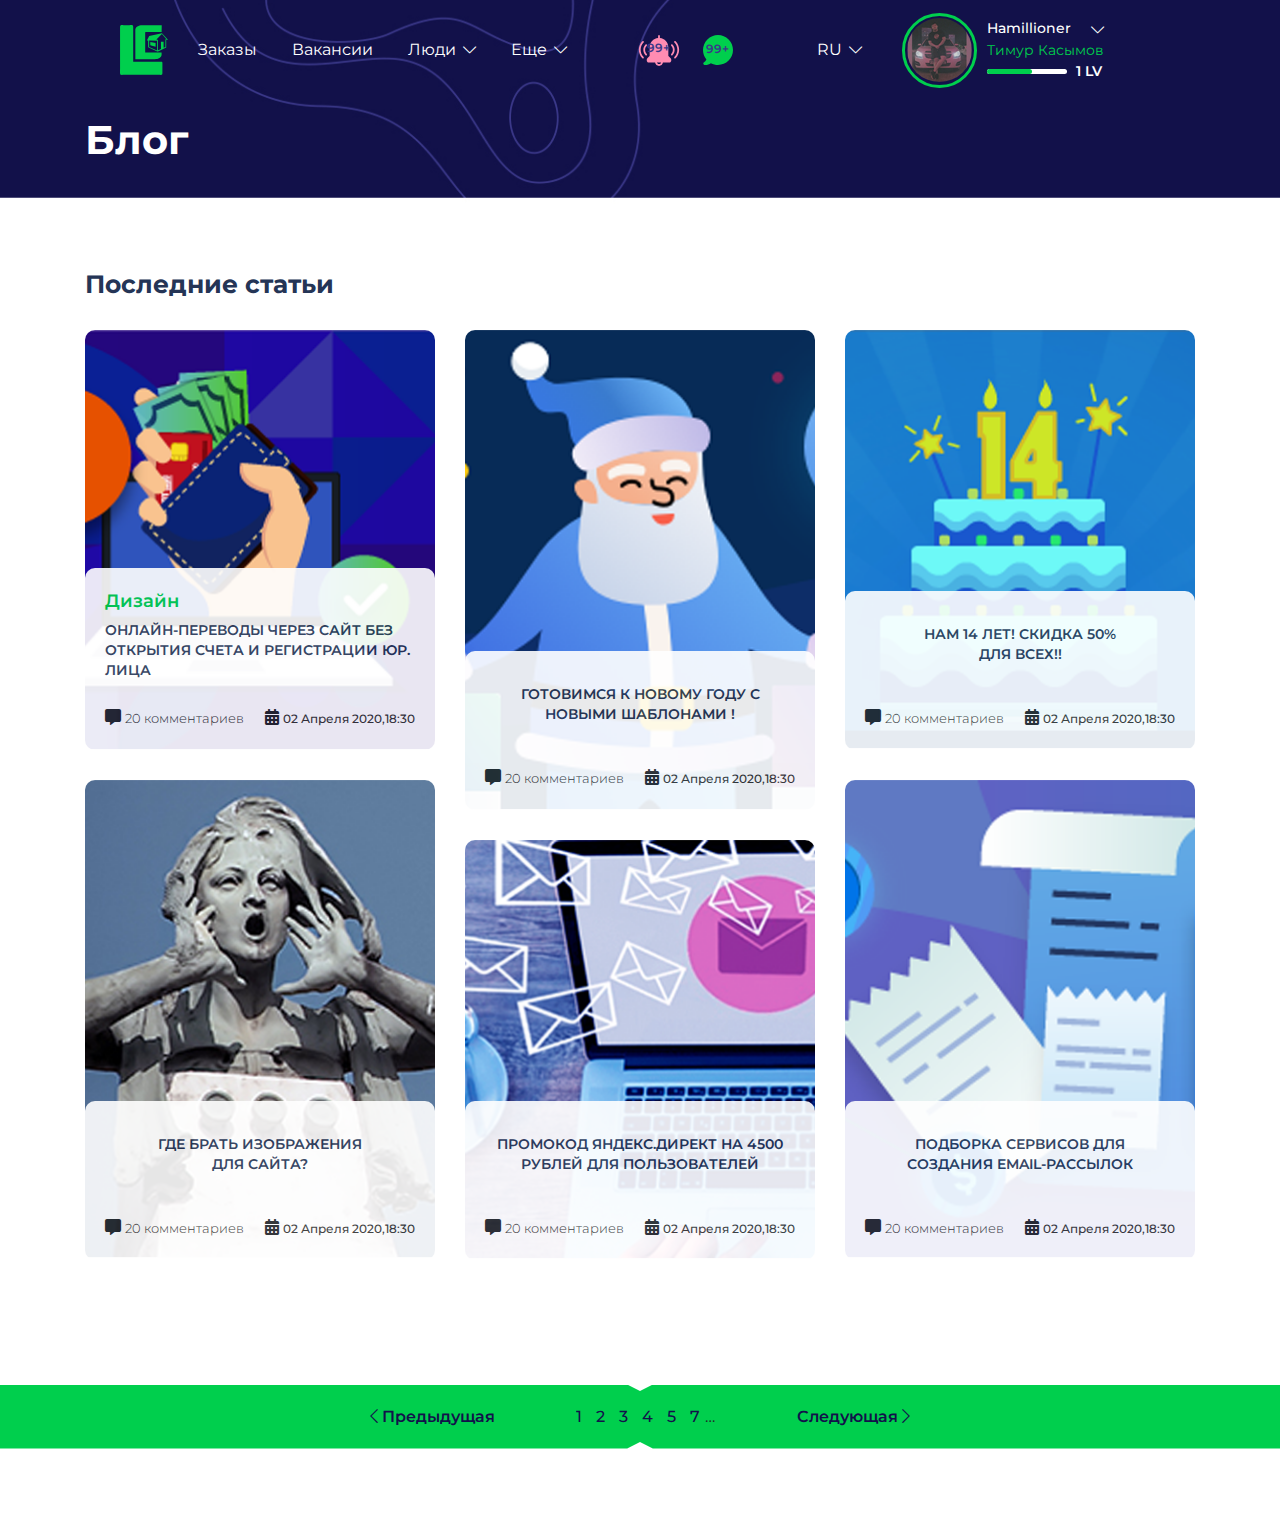
<file: index.html>
<!DOCTYPE html>
<html lang="en">

<head>
  <meta charset="UTF-8">
  <meta name="viewport" content="width=device-width, initial-scale=1.0">
  <title>Letcop news</title>
  <link rel="shortcut icon" href="assets/icons/logo.svg" type="image/x-icon">
  <link rel="stylesheet" href="https://stackpath.bootstrapcdn.com/bootstrap/4.5.2/css/bootstrap.min.css">
  <link rel="stylesheet" href="https://maxcdn.bootstrapcdn.com/bootstrap/4.5.2/css/bootstrap.min.css">
  <link rel="stylesheet" href="https://cdnjs.cloudflare.com/ajax/libs/font-awesome/5.15.1/css/all.min.css">
  <link rel="stylesheet" href="assets/fontawesome/css/all.min.css">
  <link rel="stylesheet" href="assets/css/main.css">
  <link rel="stylesheet" href="assets/css/header.css">
</head>

<body>
  <header class="header_blog">
    <div class="conteiner">
      <div class="head__main_block">
        <div class="head__burger">
          <div class="burger__iteam"></div>
        </div>
        <img class="media__logo" src="assets/icons/icon.svg">

        <div class="head__left">
          <img class="head__logo" src="assets/icons/icon.svg">
          <nav>
            <a href="#/">Заказы</a>
            <a href="#/">Вакансии</a>

            <div class="head__bottom clickedElem">
              <span>Люди</span>
              <i class="fal fa-chevron-down"></i>

              <div class="hide__link">
                <a href="#/">Все команды</a>
                <a href="#/">Все исполнители</a>
              </div>
            </div>

            <div class="head__bottom clickedElem">
              <span>Еще</span>
              <i class="fal fa-chevron-down"></i>

              <div class="hide__link">
                <a href="#/">Форум</a>
                <a href="#/">Блог</a>
                <a href="#/">Новости</a>
              </div>
            </div>
          </nav>
        </div>
        <div class="head__botton">
          <div class="head__bell clickedElem active__bell">
            <p>200</p>
            <svg version="1.1" id="Layer_1" xmlns="http://www.w3.org/2000/svg"
              xmlns:xlink="http://www.w3.org/1999/xlink" x="0px" y="0px" viewBox="0 0 251.2 251.2"
              style="enable-background:new 0 0 251.2 251.2;" xml:space="preserve">
              <path class="st0" d="M174.9,154.9c-0.3-0.3-0.4-0.6-0.4-1v-44.8c0-25.4-19.5-46.3-44.2-48.7V49.8c0-2.6-2.1-4.7-4.7-4.7
            c-2.6,0-4.7,2.1-4.7,4.7v10.7c-24.8,2.4-44.2,23.3-44.2,48.7v44.8c0,0.4-0.2,0.7-0.4,1l-11.7,11.7c-2,2-3.1,4.7-3.1,7.6v3.6
            c0,5.9,4.8,10.8,10.8,10.8h32.7c1.7,9.9,10.3,17.5,20.7,17.5s19-7.6,20.7-17.5H179c5.9,0,10.8-4.8,10.8-10.8v-3.6
            c0-2.9-1.1-5.6-3.1-7.6L174.9,154.9z M125.6,196.7c-5.2,0-9.6-3.5-11.1-8.2h22.1C135.1,193.3,130.8,196.7,125.6,196.7z M61.7,150.1
            c-0.9,0.9-2.1,1.4-3.3,1.4c-1.2,0-2.4-0.5-3.3-1.4c-7.5-7.5-11.6-17.5-11.6-28s4.1-20.6,11.6-28c1.8-1.8,4.8-1.8,6.6,0
            c1.8,1.8,1.8,4.8,0,6.6c-5.7,5.7-8.9,13.3-8.9,21.4c0,8.1,3.1,15.7,8.9,21.4C63.5,145.3,63.5,148.3,61.7,150.1z M45.2,160
            c1.8,1.8,1.8,4.8,0,6.6c-0.9,0.9-2.1,1.4-3.3,1.4c-1.2,0-2.4-0.5-3.3-1.4c-11.9-11.9-18.5-27.7-18.5-44.5s6.6-32.6,18.5-44.5
            c1.8-1.8,4.8-1.8,6.6,0c1.8,1.8,1.8,4.8,0,6.6c-10.1,10.1-15.7,23.6-15.7,37.9S35.1,149.9,45.2,160z M196.1,150.1
            c-0.9,0.9-2.1,1.4-3.3,1.4s-2.4-0.5-3.3-1.4c-1.8-1.8-1.8-4.8,0-6.6c11.8-11.8,11.8-31.1,0-42.9c-1.8-1.8-1.8-4.8,0-6.6
            c1.8-1.8,4.8-1.8,6.6,0C211.6,109.5,211.6,134.7,196.1,150.1z M231,122.1c0,16.8-6.6,32.6-18.5,44.5c-0.9,0.9-2.1,1.4-3.3,1.4
            s-2.4-0.5-3.3-1.4c-1.8-1.8-1.8-4.8,0-6.6c10.1-10.1,15.7-23.6,15.7-37.9s-5.6-27.8-15.7-37.9c-1.8-1.8-1.8-4.8,0-6.6
            c1.8-1.8,4.8-1.8,6.6,0C224.5,89.4,231,105.3,231,122.1z" />
            </svg>

            <div class="hide__modal_block" id="remove__mobile">
              <div class="hide__modal_triangle"></div>
              <div class="hide__bell_modal">
                <div class="hide__modal_iteam">
                  <i class="fas fa-bullhorn"></i>
                  <div class="hide__modal_content">
                    <div class="hide__modal_title">Напоминание</div>
                    <div class="hide__modal_text">Действие вашего вашего тарифа истекает через 1 день! </div>
                  </div>
                </div>
                <div class="hide__modal_iteam">
                  <i class="fas fa-award"></i>
                  <div class="hide__modal_content">
                    <div class="hide__modal_title">Достижение</div>
                    <div class="hide__modal_text">Вы получили новое достижение “Торговец”</div>
                  </div>
                </div>
                <div class="hide__modal_iteam">
                  <i class="fas fa-star"></i>
                  <div class="hide__modal_content">
                    <div class="hide__modal_title">Рейтинг</div>
                    <div class="hide__modal_text">Ваш рейтинг повысился просмотрите новый отзыв от
                      <span>Hamilioner</span></div>

                  </div>
                </div>
                <div class="hide__modal_iteam">
                  <i class="fas fa-star"></i>
                  <div class="hide__modal_content">
                    <div class="hide__modal_title">Рейтинг</div>
                    <div class="hide__modal_text">Ваш рейтинг повысился просмотрите новый отзыв от
                      <span>Hamilioner</span></div>

                  </div>
                </div>
                <div class="hide__modal_iteam">
                  <i class="fas fa-star"></i>
                  <div class="hide__modal_content">
                    <div class="hide__modal_title">Рейтинг</div>
                    <div class="hide__modal_text">Ваш рейтинг повысился просмотрите новый отзыв от
                      <span>Hamilioner</span></div>

                  </div>
                </div>
                <div class="hide__modal_iteam">
                  <i class="fas fa-star"></i>
                  <div class="hide__modal_content">
                    <div class="hide__modal_title">Рейтинг</div>
                    <div class="hide__modal_text">Ваш рейтинг повысился просмотрите новый отзыв от
                      <span>Hamilioner</span></div>
                  </div>
                </div>
                <div class="hide__modal_iteam">
                  <i class="fas fa-gift"></i>
                  <div class="hide__modal_content">
                    <div class="hide__modal_title">Подарки</div>
                    <div class="hide__modal_text">Администрация Letcop поздравляет вас с Днем Рождения, вы получаете в
                      подарок тариф "Gold"</div>

                  </div>
                </div>
                <div class="hide__modal_iteam">
                  <i class="fas fa-exclamation-circle"></i>
                  <div class="hide__modal_content">
                    <div class="hide__modal_title">Администрация</div>
                    <div class="hide__modal_text">Ваш заказ был удален по причине "Ненормативная лексика"</div>
                  </div>
                </div>
              </div>
            </div>
          </div>
          <div class="head__chat active__chat">
            <p>50000000</p>
            <svg version="1.1" id="Capa_1" xmlns="http://www.w3.org/2000/svg" xmlns:xlink="http://www.w3.org/1999/xlink"
              x="0px" y="0px" viewBox="0 0 477.6 477.6" style="enable-background:new 0 0 477.6 477.6;"
              xml:space="preserve">
              <g>
                <g>
                  <path class="st0" d="M407.6,70c-45.1-45.1-105-70-168.8-70S115.1,24.9,70,70c-87,87-93.3,226-15.8,320.2
                  c-10.7,21.9-23.3,36.5-37.6,43.5C7.9,438,3,447.4,4.4,457c1.5,9.7,8.9,17.2,18.6,18.7c5.3,0.8,11,1.3,16.9,1.3l0,0
                  c29.3,0,60.1-10.1,85.8-27.8c34.6,18.6,73.5,28.4,113.1,28.4c63.8,0,123.7-24.8,168.8-69.9s69.9-105.1,69.9-168.8
                  S452.7,115.1,407.6,70z" />
                  <path class="st1"
                    d="M338.8,160h-200c-7.5,0-13.5,6-13.5,13.5s6,13.5,13.5,13.5h200c7.5,0,13.5-6,13.5-13.5S346.2,160,338.8,160z" />
                  <path class="st1" d="M338.8,225.3h-200c-7.5,0-13.5,6-13.5,13.5s6,13.5,13.5,13.5h200c7.5,0,13.5-6,13.5-13.5
                  S346.2,225.3,338.8,225.3z" />
                  <path class="st1" d="M338.8,290.6h-200c-7.5,0-13.5,6-13.5,13.5s6,13.5,13.5,13.5h200c7.5,0,13.5-6,13.5-13.5
                  S346.2,290.6,338.8,290.6z" />
                </g>
              </g>
            </svg>
          </div>
        </div>
        <div class="head__right clickedElem">
          <div class="head__bottom clickedElem">
            <span>RU</span>
            <i class="fal fa-chevron-down"></i>
            <div class="hide__link">
              <a href="#/">UZ</a>
            </div>
          </div>
          <a href="#/" class="head__singIn large_signIn">
            <i class="fal fa-sign-in"></i>
            <p>Войти</p>
          </a>
          <div class="head__profile">
            <div class="head__foto">
              <img src="assets/icons/avatar.png">
            </div>
            <div class="head__profile_content">
              <div class="head__logine">
                <p>Hamillioner</p>
                <i class="fal fa-chevron-down"></i>
              </div>
              <div class="head__name">Тимур Касымов</div>
              <div class="head__line_block">
                <div class="head__line"></div>
                <div class="head__line_number">1 LV</div>
              </div>
            </div>
          </div>
          <div class="head__hide">
            <div class="head__hide_box">
              <div class="head__hide_left">
                <a class="head__hide_share" href="#/">
                  <span>ФИНАНСЫ</span>
                  <i class="fas fa-external-link-alt"></i>
                </a><br>
                <a href="#/">История переводов</a><br>
                <a href="#/">Реферальная программа</a><br>
                <a href="#/">Платный услуги</a><br>
                <a href="#/">Настройки</a><br>
              </div>
              <div class="head__hide_right">
                <a class="head__hide_share" href="#/">
                  <span>ПРОФИЛЬ</span>
                  <i class="fas fa-external-link-alt"></i>
                </a><br>
                <a href="#/">Команды</a><br>
                <a href="#/">Вкладки</a><br>
                <a href="#/">Мои заявки</a><br>
                <a href="#/">Творческая мастерская</a><br>
              </div>
            </div>
            <div class="media__hide_box">
              <div class="media__hide_button">
                <a href="#/">ПРОФИЛЬ</a>
                <i class="fas fa-external-link-alt icon"></i>
                <i class="fal fa-chevron-down down__icon"></i>
              </div>
              <div class="media__hide_links">
                <a href="#/">История переводов</a><br>
                <a href="#/">Реферальная программа</a><br>
                <a href="#/">Платный услуги</a><br>
                <a href="#/">Настройки</a>
              </div>

              <div class="color_blue media__hide_button">
                <a href="#/">ФИНАНСЫ</a>
                <i class="fas fa-external-link-alt icon"></i>
                <i class="fal fa-chevron-down down__icon"></i>
              </div>
              <div class="media__hide_links">
                <a href="#/">Команды</a><br>
                <a href="#/">Вкладки</a><br>
                <a href="#/">Мои заявки</a><br>
                <a href="#/">Творческая мастерская</a>
              </div>
            </div>
            <div class="head__hide_bottom">
              <a class="head__support" href="#/">
                <span>Поддержка</span>
                <i class="fas fa-headset"></i>
              </a>
              <a class="head__logout" href="#/">
                <span>Выход</span>
                <i class="fal fa-sign-out"></i>
              </a>
            </div>
          </div>
        </div>
      </div>
    </div>
    <div class="head__media_modal clickedElem">
      <div class="head__modal_inner">
        <a href="#/">Заказы</a>
        <a href="#/">Вакансии</a>
        <div class="media__hide_box">
          <div class="media__hide_button">
            <a href="#/">Люди</a>
            <i class="fal fa-chevron-down down__icon"></i>
          </div>
          <div class="media__hide_links">
            <a href="#/">Все команды</a>
            <a href="#/">Все исполнители</a>

          </div>

          <div class="media__hide_button">
            <a href="#/">Еще</a>
            <i class="fal fa-chevron-down down__icon"></i>
          </div>
          <div class="media__hide_links">
            <a href="#/">Форум</a>
            <a href="#/">Блог</a>
            <a href="#/">Новости</a>
          </div>
        </div>
        <div class="change__lang">
          <p class="change__title">Язык</p>
          <p class="active__lang">RU</p>
          <p>UZ</p>
        </div>
        <i class="fas fa-times-circle close"></i>
      </div>
      <div class="mobile__modal">
        <div class="head__profile">
          <div class="head__foto">
            <img src="assets/icons/avatar.png">
          </div>
          <div class="head__profile_content">
            <div class="modile__head_login ">
              <p>Hamillioner</p>
            </div>
            <div class="head__name">Тимур Касымов</div>
            <div class="head__line_block">
              <div class="head__line"></div>
              <div class="head__line_number">1 LV</div>
            </div>
          </div>
        </div>
        <div class="mobile__singIn">
          <a href="#/" class="head__singIn">
            <i class="fal fa-sign-in"></i>
            <p>Войти</p>
          </a>
        </div>
        <div class="mobile__normal_menu head_mobile_page">
          <div class="media__hide_box">
            <div class="media__hide_button">
              <a href="#/">Меню</a>
              <i class="fal fa-chevron-down down__icon"></i>
            </div>
            <div class="media__hide_links">
              <a href="#/">Заказы</a>
              <a href="#/">Вакансии</a>
              <a href="#/">Все команды</a>
              <a href="#/">Все исполнители</a>
              <a href="#/">Форум</a>
              <a href="#/">Блог</a>
              <a href="#/">Новости</a>
            </div>

            <div class="media__hide_button">
              <a href="#/">ПРОФИЛЬ</a>
              <i class="fal fa-chevron-down down__icon"></i>
            </div>
            <div class="media__hide_links">
              <a href="#/">История переводов</a>
              <a href="#/">Реферальная программа</a>
              <a href="#/">Платный услуги</a>
              <a href="#/">Настройки</a>
            </div>

            <div class="media__hide_button">
              <a href="#/">ФИНАНСЫ</a>
              <i class="fal fa-chevron-down down__icon"></i>
            </div>
            <div class="media__hide_links">
              <a href="#/">Команды</a>
              <a href="#/">Вкладки</a>
              <a href="#/">Мои заявки</a>
              <a href="#/">Творческая мастерская</a>
            </div>
          </div>
          <div class="change__lang">
            <p class="change__title">Язык</p>
            <p class="active__lang">RU</p>
            <p>UZ</p>
          </div>
          <div class="head__hide_bottom">
            <a class="head__support" href="#/">
              <span>Поддержка</span>
              <i class="fas fa-headset"></i>
            </a>
            <a class="head__logout" href="#/">
              <span>Выход</span>
              <i class="fal fa-sign-out"></i>
            </a>
          </div>
        </div>

        <div class="mobile__singin_menu head__modal_inner mobile_modal_head_page">
          <a href="#/">Заказы</a>
          <a href="#/">Вакансии</a>
          <div class="media__hide_box">
            <div class="media__hide_button">
              <a href="#/">Люди</a>
              <i class="fal fa-chevron-down down__icon"></i>
            </div>
            <div class="media__hide_links">
              <a href="#/">Все команды</a>
              <a href="#/">Все исполнители</a>

            </div>

            <div class="media__hide_button">
              <a href="#/">Еще</a>
              <i class="fal fa-chevron-down down__icon"></i>
            </div>
            <div class="media__hide_links">
              <a href="#/">Форум</a>
              <a href="#/">Блог</a>
              <a href="#/">Новости</a>
            </div>
          </div>
          <div class="change__lang">
            <p class="change__title">Язык</p>
            <p class="active__lang">RU</p>
            <p>UZ</p>
          </div>
          <!-- <i class="fas fa-times-circle close"></i> -->
        </div>

        <i class="fas fa-times-circle close"></i>

      </div>
    </div>

    <div class="mobile__bell_modal hide__modal_block">
      <div class="hide__modal_triangle"></div>
      <div class="hide__bell_modal">
        <div class="hide__modal_iteam">
          <i class="fas fa-bullhorn"></i>
          <div class="hide__modal_content">
            <div class="hide__modal_title">Напоминание</div>
            <div class="hide__modal_text">Действие вашего вашего тарифа истекает через 1 день! </div>
          </div>
        </div>
        <div class="hide__modal_iteam">
          <i class="fas fa-award"></i>
          <div class="hide__modal_content">
            <div class="hide__modal_title">Достижение</div>
            <div class="hide__modal_text">Вы получили новое достижение “Торговец”</div>
          </div>
        </div>
        <div class="hide__modal_iteam">
          <i class="fas fa-star"></i>
          <div class="hide__modal_content">
            <div class="hide__modal_title">Рейтинг</div>
            <div class="hide__modal_text">Ваш рейтинг повысился просмотрите новый отзыв от <span>Hamilioner</span></div>

          </div>
        </div>
        <div class="hide__modal_iteam">
          <i class="fas fa-star"></i>
          <div class="hide__modal_content">
            <div class="hide__modal_title">Рейтинг</div>
            <div class="hide__modal_text">Ваш рейтинг повысился просмотрите новый отзыв от <span>Hamilioner</span></div>

          </div>
        </div>
        <div class="hide__modal_iteam">
          <i class="fas fa-star"></i>
          <div class="hide__modal_content">
            <div class="hide__modal_title">Рейтинг</div>
            <div class="hide__modal_text">Ваш рейтинг повысился просмотрите новый отзыв от <span>Hamilioner</span></div>

          </div>
        </div>
        <div class="hide__modal_iteam">
          <i class="fas fa-star"></i>
          <div class="hide__modal_content">
            <div class="hide__modal_title">Рейтинг</div>
            <div class="hide__modal_text">Ваш рейтинг повысился просмотрите новый отзыв от <span>Hamilioner</span></div>
          </div>
        </div>
        <div class="hide__modal_iteam">
          <i class="fas fa-gift"></i>
          <div class="hide__modal_content">
            <div class="hide__modal_title">Подарки</div>
            <div class="hide__modal_text">Администрация Letcop поздравляет вас с Днем Рождения, вы получаете в подарок
              тариф "Gold"</div>

          </div>
        </div>
        <div class="hide__modal_iteam">
          <i class="fas fa-exclamation-circle"></i>
          <div class="hide__modal_content">
            <div class="hide__modal_title">Администрация</div>
            <div class="hide__modal_text">Ваш заказ был удален по причине "Ненормативная лексика"</div>
          </div>
        </div>
      </div>
    </div>

    <div class="container">
      <div class="row blog_mobile_row_title">
        <div class="col-12 header_blog_sub_text">
          <p>Блог</p>
        </div>
      </div>
    </div>
  </header>
  <div class="head__overlay"></div>



  <section class="last_news reviews">
    <div class="container">
      <div class="row">
        <div class="col-12">
          <p class="title_text">Последние статьи</p>
        </div>
      </div>
      <!-- <div class="row review">
        <div class="col-lg-4 col-md-6 col-sm-10 col-12 last_news_mobile">
          <div class="new_card_1 new_card w-100 h-100">
            <div class="new_card_sup_date">
              <div class="new_card_title d-flex align-items-center justify-content-between">
                <div class="looked">
                  <i class="far fa-eye"></i>
                  <span>3594</span>
                </div>
                <div class="card_date">
                  <i class="fas fa-calendar-alt"></i>
                  <span class="date">02 Апреля 2020,<span class="clock">18:30</span></span>
                </div>
              </div>
            </div>
            <div class=""></div>
            <div class="new_card_list">
              <div class="card_list_title">
                <div class="title_text">
                  <strong>Дизайн</strong>
                  <p>Набор фокус-группы для нового продукта uTeam</p>
                </div>
                <div class="new_card_sub">
                  <div class="comments">
                    <i class="fas fa-comment-alt"></i>
                    <span><span class="comment_num">20</span> комментариев</span>
                  </div>
                  <div class="card_date">
                    <i class="fas fa-calendar-alt"></i>
                    <span class="date">02 Апреля 2020,<span class="clock">18:30</span></span>
                  </div>
                </div>
              </div>
              <div class="new_card_info">
                <span>Пока почти вся торговля вынужденно переходит в онлайн, мы приготовили для вас хорошую новость: в
                  модуле «Интернет-магазин» появился новый способ получения денежных переводов «Интернет-магазин»
                  появился новый способ ...</span>
                <div class="card_1_sub mt-3">
                  <div class="comments">
                    <i class="fas fa-comment-alt"></i>
                    <span><span class="comment_num">20</span> комментариев</span>
                  </div>
                  <div class="card_button">
                    <a href="./cardInfo.html"><button>читать далее</button></a>
                  </div>
                </div>
              </div>
            </div>
          </div>
        </div>

        <div class="col-lg-4 col-md-6 col-sm-10 col-12 last_news_mobile">
          <div class="new_card_2 new_card w-100">
            <div class="new_card_sup_date">
              <div class="new_card_title d-flex align-items-center justify-content-between">
                <div class="looked">
                  <i class="far fa-eye"></i>
                  <span>3594</span>
                </div>
                <div class="card_date">
                  <i class="fas fa-calendar-alt"></i>
                  <span class="date">02 Апреля 2020,<span class="clock">18:30</span></span>
                </div>
              </div>
            </div>
            <div class=""></div>
            <div class="new_card_list">
              <div class="card_list_title">
                <div class="title_text text-center mt-2 mb-3">
                  <p>Промокод Яндекс.Директ на 4500 рублей</p>
                </div>
                <div class="new_card_sub">
                  <div class="comments">
                    <i class="fas fa-comment-alt"></i>
                    <span><span class="comment_num">20</span> комментариев</span>
                  </div>
                  <div class="card_date">
                    <i class="fas fa-calendar-alt"></i>
                    <span class="date">02 Апреля 2020,<span class="clock">18:30</span></span>
                  </div>
                </div>
              </div>
              <div class="new_card_info">
                <span>Пока почти вся торговля вынужденно переходит в онлайн, мы приготовили для вас хорошую новость: в
                  модуле «Интернет-магазин» появился новый способ получения денежных переводов ...</span>
                <div class="card_1_sub mt-3">
                  <div class="comments">
                    <i class="fas fa-comment-alt"></i>
                    <span><span class="comment_num">20</span> комментариев</span>
                  </div>
                  <div class="card_button">
                    <button>читать далее</button>
                  </div>
                </div>
              </div>
            </div>
          </div>
        </div>

        <div class="col-lg-4 col-md-6 col-sm-10 col-12 last_news_mobile">
          <div class="new_card_3 new_card w-100">
            <div class="new_card_sup_date">
              <div class="new_card_title d-flex align-items-center justify-content-between">
                <div class="looked">
                  <i class="far fa-eye"></i>
                  <span>3594</span>
                </div>
                <div class="card_date">
                  <i class="fas fa-calendar-alt"></i>
                  <span class="date">02 Апреля 2020,<span class="clock">18:30</span></span>
                </div>
              </div>
            </div>
            <div class=""></div>
            <div class="new_card_list">
              <div class="card_list_title">
                <div class="title_text text-center mt-2 mb-3">
                  <p>Создавай сайты играючи! В онлайн-симуляторе Web Tycoon</p>
                </div>
                <div class="new_card_sub">
                  <div class="comments">
                    <i class="fas fa-comment-alt"></i>
                    <span><span class="comment_num">20</span> комментариев</span>
                  </div>
                  <div class="card_date">
                    <i class="fas fa-calendar-alt"></i>
                    <span class="date">02 Апреля 2020,<span class="clock">18:30</span></span>
                  </div>
                </div>
              </div>
              <div class="new_card_info">
                <span>Пока почти вся торговля вынужденно переходит в онлайн, мы приготовили для вас хорошую новость: в
                  модуле «Интернет-магазин» появился новый способ получения денежных переводов ...</span>
                <div class="card_1_sub mt-3">
                  <div class="comments">
                    <i class="fas fa-comment-alt"></i>
                    <span><span class="comment_num">20</span> комментариев</span>
                  </div>
                  <div class="card_button">
                    <button>читать далее</button>
                  </div>
                </div>
              </div>
            </div>
          </div>
        </div>

        <div class="col-lg-4 col-md-6 col-sm-10 col-12">
          <div class="new_card_4 new_card w-100">
            <div class="new_card_sup_date">
              <div class="new_card_title d-flex align-items-center justify-content-between">
                <div class="looked">
                  <i class="far fa-eye"></i>
                  <span>3594</span>
                </div>
                <div class="card_date">
                  <i class="fas fa-calendar-alt"></i>
                  <span class="date">02 Апреля 2020,<span class="clock">18:30</span></span>
                </div>
              </div>
            </div>
            <div class=""></div>
            <div class="new_card_list">
              <div class="card_list_title">
                <div class="title_text text-center mt-2 mb-3">
                  <p>Запуск конструктора лендингов uLanding</p>
                </div>
                <div class="new_card_sub">
                  <div class="comments">
                    <i class="fas fa-comment-alt"></i>
                    <span><span class="comment_num">20</span> комментариев</span>
                  </div>
                  <div class="card_date">
                    <i class="fas fa-calendar-alt"></i>
                    <span class="date">02 Апреля 2020,<span class="clock">18:30</span></span>
                  </div>
                </div>
              </div>
              <div class="new_card_info">
                <span>Пока почти вся торговля вынужденно переходит в онлайн, мы приготовили для вас хорошую новость: в
                  модуле «Интернет-магазин» появился новый способ получения денежных переводов ...</span>
                <div class="card_1_sub mt-3">
                  <div class="comments">
                    <i class="fas fa-comment-alt"></i>
                    <span><span class="comment_num">20</span> комментариев</span>
                  </div>
                  <div class="card_button">
                    <button>читать далее</button>
                  </div>
                </div>
              </div>
            </div>
          </div>
        </div>

        <div class="col-lg-4 col-md-6 col-sm-10 col-12 last_news_mobile" style="margin-top: 30px;">
          <div class="new_card_5 new_card w-100">
            <div class="new_card_sup_date">
              <div class="new_card_title d-flex align-items-center justify-content-between">
                <div class="looked">
                  <i class="far fa-eye"></i>
                  <span>3594</span>
                </div>
                <div class="card_date">
                  <i class="fas fa-calendar-alt"></i>
                  <span class="date">02 Апреля 2020,<span class="clock">18:30</span></span>
                </div>
              </div>
            </div>
            <div class=""></div>
            <div class="new_card_list">
              <div class="card_list_title">
                <div class="title_text text-center mt-2 mb-3">
                  <p>Что нужно знать про Общий регламент по защите
                    данных GDPR</p>
                </div>
                <div class="new_card_sub">
                  <div class="comments">
                    <i class="fas fa-comment-alt"></i>
                    <span><span class="comment_num">20</span> комментариев</span>
                  </div>
                  <div class="card_date">
                    <i class="fas fa-calendar-alt"></i>
                    <span class="date">02 Апреля 2020,<span class="clock">18:30</span></span>
                  </div>
                </div>
              </div>
              <div class="new_card_info">
                <span>Пока почти вся торговля вынужденно переходит в онлайн, мы приготовили для вас хорошую новость: в
                  модуле «Интернет-магазин» появился новый способ получения денежных переводов ...</span>
                <div class="card_1_sub mt-3">
                  <div class="comments">
                    <i class="fas fa-comment-alt"></i>
                    <span><span class="comment_num">20</span> комментариев</span>
                  </div>
                  <div class="card_button">
                    <button>читать далее</button>
                  </div>
                </div>
              </div>
            </div>
          </div>
        </div>

        <div class="col-lg-4 col-md-6 col-sm-10 col-12">
          <div class="new_card_6 new_card w-100">
            <div class="new_card_sup_date">
              <div class="new_card_title d-flex align-items-center justify-content-between">
                <div class="looked">
                  <i class="far fa-eye"></i>
                  <span>3594</span>
                </div>
                <div class="card_date">
                  <i class="fas fa-calendar-alt"></i>
                  <span class="date">02 Апреля 2020,<span class="clock">18:30</span></span>
                </div>
              </div>
            </div>
            <div class=""></div>
            <div class="new_card_list">
              <div class="card_list_title">
                <div class="title_text text-center mt-2 mb-3">
                  <p>Интернет-магазины и крупные онлайн -гипермаркеты под ключ</p>
                </div>
                <div class="new_card_sub">
                  <div class="comments">
                    <i class="fas fa-comment-alt"></i>
                    <span><span class="comment_num">20</span> комментариев</span>
                  </div>
                  <div class="card_date">
                    <i class="fas fa-calendar-alt"></i>
                    <span class="date">02 Апреля 2020,<span class="clock">18:30</span></span>
                  </div>
                </div>
              </div>
              <div class="new_card_info">
                <span>Пока почти вся торговля вынужденно переходит в онлайн, мы приготовили для вас хорошую новость: в
                  модуле «Интернет-магазин» появился новый способ получения денежных переводов ...</span>
                <div class="card_1_sub mt-3">
                  <div class="comments">
                    <i class="fas fa-comment-alt"></i>
                    <span><span class="comment_num">20</span> комментариев</span>
                  </div>
                  <div class="card_button">
                    <button>читать далее</button>
                  </div>
                </div>
              </div>
            </div>
          </div>
        </div>
      </div> -->

      <div class="row review">
        <div class="col-lg-4 col-md-6 col-sm-10 col-12 last_news_mobile">
          <div class="new_card_7 new_card w-100">
            <div class="new_card_sup_date">
              <div class="new_card_title d-flex align-items-center justify-content-between">
                <div class="looked">
                  <i class="far fa-eye"></i>
                  <span>3594</span>
                </div>
                <div class="card_date">
                  <i class="fas fa-calendar-alt"></i>
                  <span class="date">02 Апреля 2020,<span class="clock">18:30</span></span>
                </div>
              </div>
            </div>
            <div class=""></div>
            <div class="new_card_list">
              <div class="card_list_title">
                <div class="title_text">
                  <strong>Дизайн</strong>
                  <p>Онлайн-переводы через сайт без
                    открытия счета и регистрации
                    юр. лица</p>
                </div>
                <div class="new_card_sub">
                  <div class="comments">
                    <i class="fas fa-comment-alt"></i>
                    <span><span class="comment_num">20</span> комментариев</span>
                  </div>
                  <div class="card_date">
                    <i class="fas fa-calendar-alt"></i>
                    <span class="date">02 Апреля 2020,<span class="clock">18:30</span></span>
                  </div>
                </div>
              </div>
              <div class="new_card_info">
                <span>Пока почти вся торговля вынужденно переходит в онлайн, мы приготовили для вас хорошую новость: в
                  модуле «Интернет-магазин» появился новый способ получения денежных переводов ...</span>
                <div class="card_1_sub mt-3">
                  <div class="comments">
                    <i class="fas fa-comment-alt"></i>
                    <span><span class="comment_num">20</span> комментариев</span>
                  </div>
                  <div class="card_button">
                    <a href="./cardInfo.html"><button>читать далее</button></a>
                  </div>
                </div>
              </div>
            </div>
          </div>
        </div>

        <div class="col-lg-4 col-md-6 col-sm-10 col-12 last_news_mobile">
          <div class="new_card_8 new_card w-100">
            <div class="new_card_sup_date">
              <div class="new_card_title d-flex align-items-center justify-content-between">
                <div class="looked">
                  <i class="far fa-eye"></i>
                  <span>3594</span>
                </div>
                <div class="card_date">
                  <i class="fas fa-calendar-alt"></i>
                  <span class="date">02 Апреля 2020,<span class="clock">18:30</span></span>
                </div>
              </div>
            </div>
            <div class=""></div>
            <div class="new_card_list">
              <div class="card_list_title">
                <div class="title_text text-center mt-2 mb-3">
                  <p>Готовимся к Новому году с
                    новыми шаблонами !</p>
                </div>
                <div class="new_card_sub">
                  <div class="comments">
                    <i class="fas fa-comment-alt"></i>
                    <span><span class="comment_num">20</span> комментариев</span>
                  </div>
                  <div class="card_date">
                    <i class="fas fa-calendar-alt"></i>
                    <span class="date">02 Апреля 2020,<span class="clock">18:30</span></span>
                  </div>
                </div>
              </div>
              <div class="new_card_info">
                <span>Пока почти вся торговля вынужденно переходит в онлайн, мы приготовили для вас хорошую новость: в
                  модуле «Интернет-магазин» появился новый способ получения денежных переводов ...</span>
                <div class="card_1_sub mt-3">
                  <div class="comments">
                    <i class="fas fa-comment-alt"></i>
                    <span><span class="comment_num">20</span> комментариев</span>
                  </div>
                  <div class="card_button">
                    <a href="./cardInfo.html"><button>читать далее</button></a>
                  </div>
                </div>
              </div>
            </div>
          </div>
        </div>

        <div class="col-lg-4 col-md-6 col-sm-10 col-12 last_news_mobile">
          <div class="new_card_9 new_card w-100">
            <div class="new_card_sup_date">
              <div class="new_card_title d-flex align-items-center justify-content-between">
                <div class="looked">
                  <i class="far fa-eye"></i>
                  <span>3594</span>
                </div>
                <div class="card_date">
                  <i class="fas fa-calendar-alt"></i>
                  <span class="date">02 Апреля 2020,<span class="clock">18:30</span></span>
                </div>
              </div>
            </div>
            <div class=""></div>
            <div class="new_card_list">
              <div class="card_list_title">
                <div class="title_text text-center mt-2 mb-3">
                  <p>Нам 14 лет! Скидка 50% <br>
                    для всех!!</p>
                </div>
                <div class="new_card_sub">
                  <div class="comments">
                    <i class="fas fa-comment-alt"></i>
                    <span><span class="comment_num">20</span> комментариев</span>
                  </div>
                  <div class="card_date">
                    <i class="fas fa-calendar-alt"></i>
                    <span class="date">02 Апреля 2020,<span class="clock">18:30</span></span>
                  </div>
                </div>
              </div>
              <div class="new_card_info">
                <span>Пока почти вся торговля вынужденно переходит в онлайн, мы приготовили для вас хорошую новость: в
                  модуле «Интернет-магазин» появился новый способ получения денежных переводов ...</span>
                <div class="card_1_sub mt-3">
                  <div class="comments">
                    <i class="fas fa-comment-alt"></i>
                    <span><span class="comment_num">20</span> комментариев</span>
                  </div>
                  <div class="card_button">
                    <a href="./cardInfo.html"><button>читать далее</button></a>
                  </div>
                </div>
              </div>
            </div>
          </div>
        </div>

        <div class="col-lg-4 col-md-6 col-sm-10 col-12">
          <div class="new_card_10 new_card w-100">
            <div class="new_card_sup_date">
              <div class="new_card_title d-flex align-items-center justify-content-between">
                <div class="looked">
                  <i class="far fa-eye"></i>
                  <span>3594</span>
                </div>
                <div class="card_date">
                  <i class="fas fa-calendar-alt"></i>
                  <span class="date">02 Апреля 2020,<span class="clock">18:30</span></span>
                </div>
              </div>
            </div>
            <div class=""></div>
            <div class="new_card_list">
              <div class="card_list_title">
                <div class="title_text text-center mt-2 mb-3">
                  <p>Где брать изображения <br>
                    для сайта?</p>
                </div>
                <div class="new_card_sub">
                  <div class="comments">
                    <i class="fas fa-comment-alt"></i>
                    <span><span class="comment_num">20</span> комментариев</span>
                  </div>
                  <div class="card_date">
                    <i class="fas fa-calendar-alt"></i>
                    <span class="date">02 Апреля 2020,<span class="clock">18:30</span></span>
                  </div>
                </div>
              </div>
              <div class="new_card_info">
                <span>Пока почти вся торговля вынужденно переходит в онлайн, мы приготовили для вас хорошую новость: в
                  модуле «Интернет-магазин» появился новый способ получения денежных переводов ...</span>
                <div class="card_1_sub mt-3">
                  <div class="comments">
                    <i class="fas fa-comment-alt"></i>
                    <span><span class="comment_num">20</span> комментариев</span>
                  </div>
                  <div class="card_button">
                    <a href="./cardInfo.html"><button>читать далее</button></a>
                  </div>
                </div>
              </div>
            </div>
          </div>
        </div>

        <div class="col-lg-4 col-md-6 col-sm-10 col-12 last_news_mobile">
          <div class="new_card_11 new_card w-100">
            <div class="new_card_sup_date">
              <div class="new_card_title d-flex align-items-center justify-content-between">
                <div class="looked">
                  <i class="far fa-eye"></i>
                  <span>3594</span>
                </div>
                <div class="card_date">
                  <i class="fas fa-calendar-alt"></i>
                  <span class="date">02 Апреля 2020,<span class="clock">18:30</span></span>
                </div>
              </div>
            </div>
            <div class=""></div>
            <div class="new_card_list">
              <div class="card_list_title">
                <div class="title_text text-center mt-2 mb-3">
                  <p>Промокод Яндекс.Директ на 4500 <br> рублей для пользователей</p>
                </div>
                <div class="new_card_sub">
                  <div class="comments">
                    <i class="fas fa-comment-alt"></i>
                    <span><span class="comment_num">20</span> комментариев</span>
                  </div>
                  <div class="card_date">
                    <i class="fas fa-calendar-alt"></i>
                    <span class="date">02 Апреля 2020,<span class="clock">18:30</span></span>
                  </div>
                </div>
              </div>
              <div class="new_card_info">
                <span>Пока почти вся торговля вынужденно переходит в онлайн, мы приготовили для вас хорошую новость: в
                  модуле «Интернет-магазин» появился новый способ получения денежных переводов ...</span>
                <div class="card_1_sub mt-3">
                  <div class="comments">
                    <i class="fas fa-comment-alt"></i>
                    <span><span class="comment_num">20</span> комментариев</span>
                  </div>
                  <div class="card_button">
                    <a href="./cardInfo.html"><button>читать далее</button></a>
                  </div>
                </div>
              </div>
            </div>
          </div>
        </div>

        <div class="col-lg-4 col-md-6 col-sm-10 col-12">
          <div class="new_card_12 new_card w-100">
            <div class="new_card_sup_date">
              <div class="new_card_title d-flex align-items-center justify-content-between">
                <div class="looked">
                  <i class="far fa-eye"></i>
                  <span>3594</span>
                </div>
                <div class="card_date">
                  <i class="fas fa-calendar-alt"></i>
                  <span class="date">02 Апреля 2020,<span class="clock">18:30</span></span>
                </div>
              </div>
            </div>
            <div class=""></div>
            <div class="new_card_list">
              <div class="card_list_title">
                <div class="title_text text-center mt-2 mb-3">
                  <p>Подборка сервисов для <br> создания email-рассылок</p>
                </div>
                <div class="new_card_sub">
                  <div class="comments">
                    <i class="fas fa-comment-alt"></i>
                    <span><span class="comment_num">20</span> комментариев</span>
                  </div>
                  <div class="card_date">
                    <i class="fas fa-calendar-alt"></i>
                    <span class="date">02 Апреля 2020,<span class="clock">18:30</span></span>
                  </div>
                </div>
              </div>
              <div class="new_card_info">
                <span>Пока почти вся торговля вынужденно переходит в онлайн, мы приготовили для вас хорошую новость: в
                  модуле «Интернет-магазин» появился новый способ получения денежных переводов ...</span>
                <div class="card_1_sub mt-3">
                  <div class="comments">
                    <i class="fas fa-comment-alt"></i>
                    <span><span class="comment_num">20</span> комментариев</span>
                  </div>
                  <div class="card_button">
                    <a href="./cardInfo.html"><button>читать далее</button></a>
                  </div>
                </div>
              </div>
            </div>
          </div>
        </div>
      </div>
    </div>
  </section>

  <section class="reviews_buttons_desktop">
    <div class="container">
      <div class="row d-flex justify-content-center">
        <div class="col-md-6 d-flex align-items-center justify-content-between">
          <button class="reviews_button_right"><i class="fal fa-chevron-left"></i> Предыдущая</button>
          <span class="review_counters_desktop">
            <a href="">1</a>
            <a href="">2</a>
            <a href="">3</a>
            <a href="">4</a>
            <a href="">5</a>
            <a href="">72</a>
          </span>
          <button class="reviews_button_right">Следующая <i class="fal fa-chevron-right"></i></button>
        </div>
      </div>
    </div>
  </section>

  <section class="reviews_buttons_mobile">
    <div class="container">
      <div class="row d-flex justify-content-center">
        <div class="col-md-6 d-flex align-items-center justify-content-between">
          <button class="reviews_button_right"><i class="fal fa-chevron-left"></i> Предыдущая</button>
          <span class="review_counter">1</span>
          <button class="reviews_button_right">Следующая <i class="fal fa-chevron-right"></i></button>
        </div>
      </div>
    </div>
  </section>


  <script src="assets/js/mouseCard.js"></script>
  <script src="assets/js/header.js"></script>
  <script src="assets/js/carusel.js"></script>
</body>

</html>
</file>
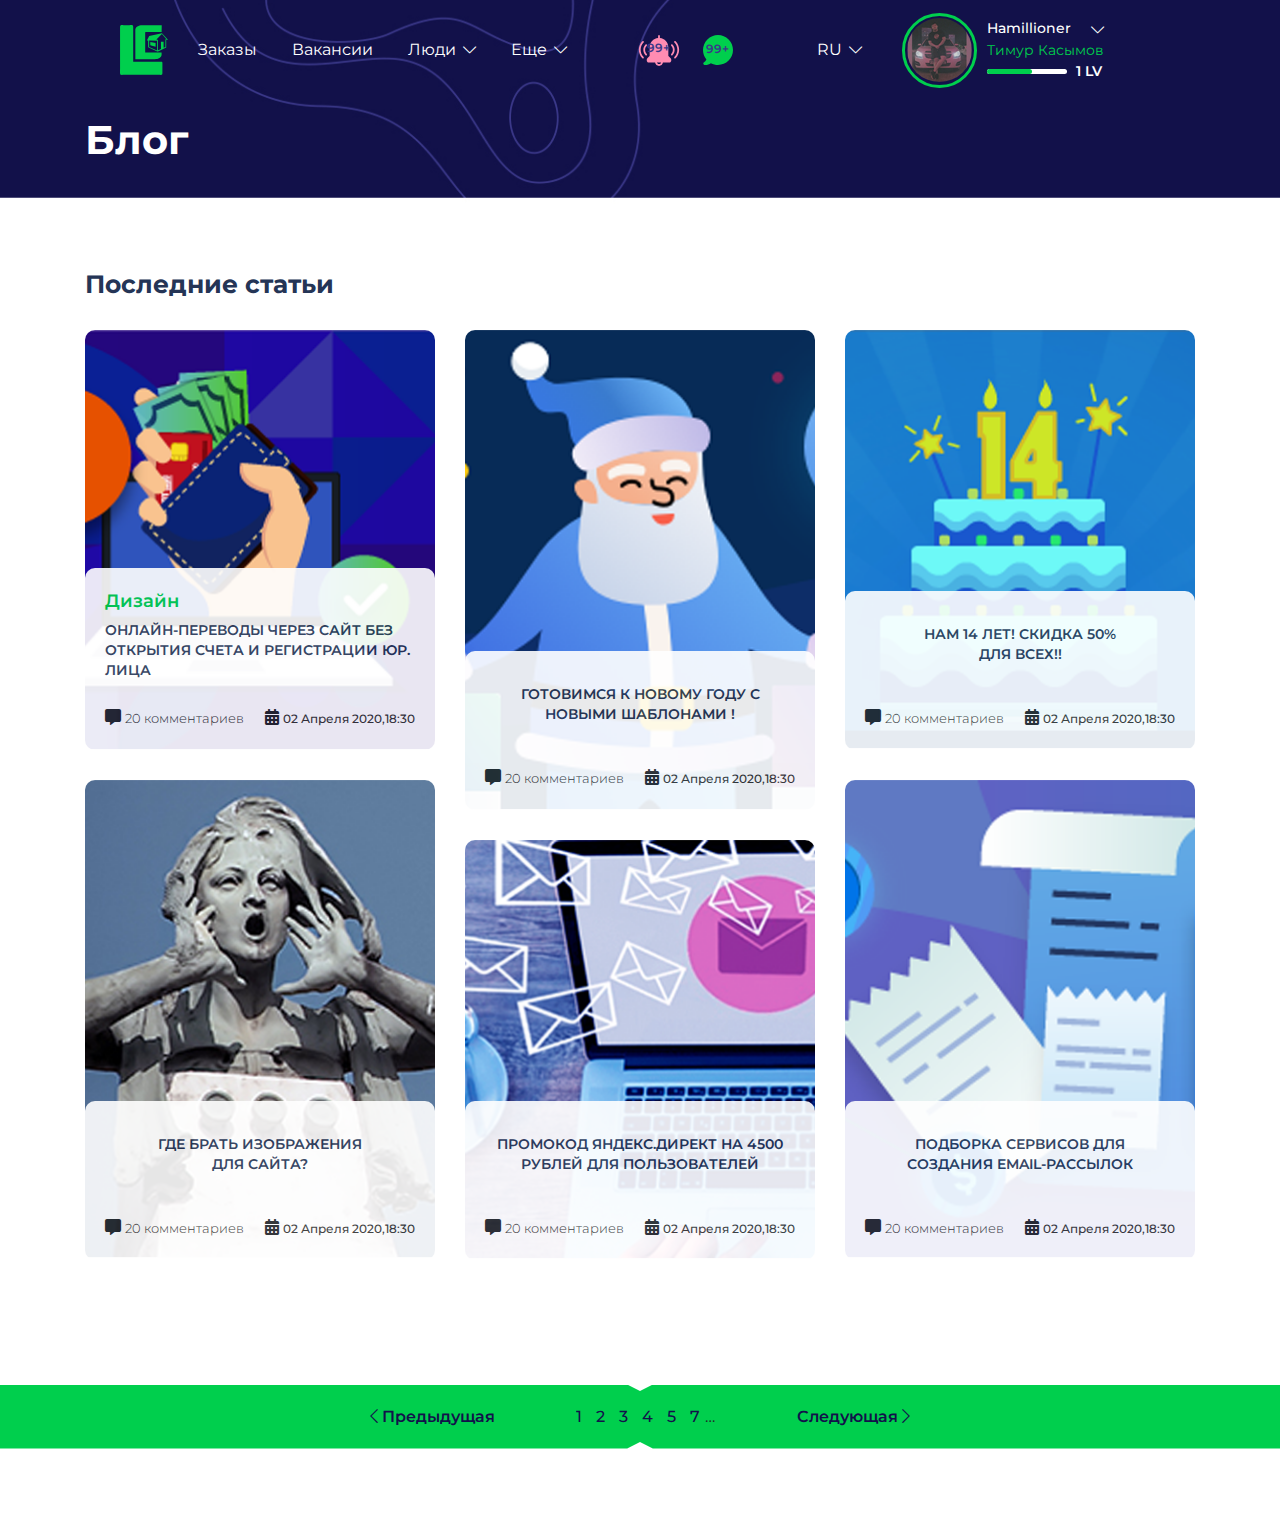
<file: blog.html>
<!DOCTYPE html>
<html lang="en">

<head>
  <meta charset="UTF-8">
  <meta name="viewport" content="width=device-width, initial-scale=1.0">
  <title>Letcop news</title>
  <link rel="shortcut icon" href="assets/icons/logo.svg" type="image/x-icon">
  <link rel="stylesheet" href="https://stackpath.bootstrapcdn.com/bootstrap/4.5.2/css/bootstrap.min.css">
  <link rel="stylesheet" href="https://maxcdn.bootstrapcdn.com/bootstrap/4.5.2/css/bootstrap.min.css">
  <link rel="stylesheet" href="https://cdnjs.cloudflare.com/ajax/libs/font-awesome/5.15.1/css/all.min.css">
  <link rel="stylesheet" href="assets/fontawesome/css/all.min.css">
  <link rel="stylesheet" href="assets/css/main.css">
  <link rel="stylesheet" href="assets/css/header.css">
</head>

<body>
  <header class="header_blog">
    <div class="conteiner">
      <div class="head__main_block">
        <div class="head__burger">
          <div class="burger__iteam"></div>
        </div>
        <img class="media__logo" src="assets/icons/icon.svg">

        <div class="head__left">
          <img class="head__logo" src="assets/icons/icon.svg">
          <nav>
            <a href="#/">Заказы</a>
            <a href="#/">Вакансии</a>

            <div class="head__bottom clickedElem">
              <span>Люди</span>
              <i class="fal fa-chevron-down"></i>

              <div class="hide__link">
                <a href="#/">Все команды</a>
                <a href="#/">Все исполнители</a>
              </div>
            </div>

            <div class="head__bottom clickedElem">
              <span>Еще</span>
              <i class="fal fa-chevron-down"></i>

              <div class="hide__link">
                <a href="#/">Форум</a>
                <a href="#/">Блог</a>
                <a href="#/">Новости</a>
              </div>
            </div>
          </nav>
        </div>
        <div class="head__botton">
          <div class="head__bell clickedElem active__bell">
            <p>200</p>
            <svg version="1.1" id="Layer_1" xmlns="http://www.w3.org/2000/svg"
              xmlns:xlink="http://www.w3.org/1999/xlink" x="0px" y="0px" viewBox="0 0 251.2 251.2"
              style="enable-background:new 0 0 251.2 251.2;" xml:space="preserve">
              <path class="st0" d="M174.9,154.9c-0.3-0.3-0.4-0.6-0.4-1v-44.8c0-25.4-19.5-46.3-44.2-48.7V49.8c0-2.6-2.1-4.7-4.7-4.7
            c-2.6,0-4.7,2.1-4.7,4.7v10.7c-24.8,2.4-44.2,23.3-44.2,48.7v44.8c0,0.4-0.2,0.7-0.4,1l-11.7,11.7c-2,2-3.1,4.7-3.1,7.6v3.6
            c0,5.9,4.8,10.8,10.8,10.8h32.7c1.7,9.9,10.3,17.5,20.7,17.5s19-7.6,20.7-17.5H179c5.9,0,10.8-4.8,10.8-10.8v-3.6
            c0-2.9-1.1-5.6-3.1-7.6L174.9,154.9z M125.6,196.7c-5.2,0-9.6-3.5-11.1-8.2h22.1C135.1,193.3,130.8,196.7,125.6,196.7z M61.7,150.1
            c-0.9,0.9-2.1,1.4-3.3,1.4c-1.2,0-2.4-0.5-3.3-1.4c-7.5-7.5-11.6-17.5-11.6-28s4.1-20.6,11.6-28c1.8-1.8,4.8-1.8,6.6,0
            c1.8,1.8,1.8,4.8,0,6.6c-5.7,5.7-8.9,13.3-8.9,21.4c0,8.1,3.1,15.7,8.9,21.4C63.5,145.3,63.5,148.3,61.7,150.1z M45.2,160
            c1.8,1.8,1.8,4.8,0,6.6c-0.9,0.9-2.1,1.4-3.3,1.4c-1.2,0-2.4-0.5-3.3-1.4c-11.9-11.9-18.5-27.7-18.5-44.5s6.6-32.6,18.5-44.5
            c1.8-1.8,4.8-1.8,6.6,0c1.8,1.8,1.8,4.8,0,6.6c-10.1,10.1-15.7,23.6-15.7,37.9S35.1,149.9,45.2,160z M196.1,150.1
            c-0.9,0.9-2.1,1.4-3.3,1.4s-2.4-0.5-3.3-1.4c-1.8-1.8-1.8-4.8,0-6.6c11.8-11.8,11.8-31.1,0-42.9c-1.8-1.8-1.8-4.8,0-6.6
            c1.8-1.8,4.8-1.8,6.6,0C211.6,109.5,211.6,134.7,196.1,150.1z M231,122.1c0,16.8-6.6,32.6-18.5,44.5c-0.9,0.9-2.1,1.4-3.3,1.4
            s-2.4-0.5-3.3-1.4c-1.8-1.8-1.8-4.8,0-6.6c10.1-10.1,15.7-23.6,15.7-37.9s-5.6-27.8-15.7-37.9c-1.8-1.8-1.8-4.8,0-6.6
            c1.8-1.8,4.8-1.8,6.6,0C224.5,89.4,231,105.3,231,122.1z" />
            </svg>

            <div class="hide__modal_block" id="remove__mobile">
              <div class="hide__modal_triangle"></div>
              <div class="hide__bell_modal">
                <div class="hide__modal_iteam">
                  <i class="fas fa-bullhorn"></i>
                  <div class="hide__modal_content">
                    <div class="hide__modal_title">Напоминание</div>
                    <div class="hide__modal_text">Действие вашего вашего тарифа истекает через 1 день! </div>
                  </div>
                </div>
                <div class="hide__modal_iteam">
                  <i class="fas fa-award"></i>
                  <div class="hide__modal_content">
                    <div class="hide__modal_title">Достижение</div>
                    <div class="hide__modal_text">Вы получили новое достижение “Торговец”</div>
                  </div>
                </div>
                <div class="hide__modal_iteam">
                  <i class="fas fa-star"></i>
                  <div class="hide__modal_content">
                    <div class="hide__modal_title">Рейтинг</div>
                    <div class="hide__modal_text">Ваш рейтинг повысился просмотрите новый отзыв от
                      <span>Hamilioner</span></div>

                  </div>
                </div>
                <div class="hide__modal_iteam">
                  <i class="fas fa-star"></i>
                  <div class="hide__modal_content">
                    <div class="hide__modal_title">Рейтинг</div>
                    <div class="hide__modal_text">Ваш рейтинг повысился просмотрите новый отзыв от
                      <span>Hamilioner</span></div>

                  </div>
                </div>
                <div class="hide__modal_iteam">
                  <i class="fas fa-star"></i>
                  <div class="hide__modal_content">
                    <div class="hide__modal_title">Рейтинг</div>
                    <div class="hide__modal_text">Ваш рейтинг повысился просмотрите новый отзыв от
                      <span>Hamilioner</span></div>

                  </div>
                </div>
                <div class="hide__modal_iteam">
                  <i class="fas fa-star"></i>
                  <div class="hide__modal_content">
                    <div class="hide__modal_title">Рейтинг</div>
                    <div class="hide__modal_text">Ваш рейтинг повысился просмотрите новый отзыв от
                      <span>Hamilioner</span></div>
                  </div>
                </div>
                <div class="hide__modal_iteam">
                  <i class="fas fa-gift"></i>
                  <div class="hide__modal_content">
                    <div class="hide__modal_title">Подарки</div>
                    <div class="hide__modal_text">Администрация Letcop поздравляет вас с Днем Рождения, вы получаете в
                      подарок тариф "Gold"</div>

                  </div>
                </div>
                <div class="hide__modal_iteam">
                  <i class="fas fa-exclamation-circle"></i>
                  <div class="hide__modal_content">
                    <div class="hide__modal_title">Администрация</div>
                    <div class="hide__modal_text">Ваш заказ был удален по причине "Ненормативная лексика"</div>
                  </div>
                </div>
              </div>
            </div>
          </div>
          <div class="head__chat active__chat">
            <p>50000000</p>
            <svg version="1.1" id="Capa_1" xmlns="http://www.w3.org/2000/svg" xmlns:xlink="http://www.w3.org/1999/xlink"
              x="0px" y="0px" viewBox="0 0 477.6 477.6" style="enable-background:new 0 0 477.6 477.6;"
              xml:space="preserve">
              <g>
                <g>
                  <path class="st0" d="M407.6,70c-45.1-45.1-105-70-168.8-70S115.1,24.9,70,70c-87,87-93.3,226-15.8,320.2
                  c-10.7,21.9-23.3,36.5-37.6,43.5C7.9,438,3,447.4,4.4,457c1.5,9.7,8.9,17.2,18.6,18.7c5.3,0.8,11,1.3,16.9,1.3l0,0
                  c29.3,0,60.1-10.1,85.8-27.8c34.6,18.6,73.5,28.4,113.1,28.4c63.8,0,123.7-24.8,168.8-69.9s69.9-105.1,69.9-168.8
                  S452.7,115.1,407.6,70z" />
                  <path class="st1"
                    d="M338.8,160h-200c-7.5,0-13.5,6-13.5,13.5s6,13.5,13.5,13.5h200c7.5,0,13.5-6,13.5-13.5S346.2,160,338.8,160z" />
                  <path class="st1" d="M338.8,225.3h-200c-7.5,0-13.5,6-13.5,13.5s6,13.5,13.5,13.5h200c7.5,0,13.5-6,13.5-13.5
                  S346.2,225.3,338.8,225.3z" />
                  <path class="st1" d="M338.8,290.6h-200c-7.5,0-13.5,6-13.5,13.5s6,13.5,13.5,13.5h200c7.5,0,13.5-6,13.5-13.5
                  S346.2,290.6,338.8,290.6z" />
                </g>
              </g>
            </svg>
          </div>
        </div>
        <div class="head__right clickedElem">
          <div class="head__bottom clickedElem">
            <span>RU</span>
            <i class="fal fa-chevron-down"></i>
            <div class="hide__link">
              <a href="#/">UZ</a>
            </div>
          </div>
          <a href="#/" class="head__singIn large_signIn">
            <i class="fal fa-sign-in"></i>
            <p>Войти</p>
          </a>
          <div class="head__profile">
            <div class="head__foto">
              <img src="assets/icons/avatar.png">
            </div>
            <div class="head__profile_content">
              <div class="head__logine">
                <p>Hamillioner</p>
                <i class="fal fa-chevron-down"></i>
              </div>
              <div class="head__name">Тимур Касымов</div>
              <div class="head__line_block">
                <div class="head__line"></div>
                <div class="head__line_number">1 LV</div>
              </div>
            </div>
          </div>
          <div class="head__hide">
            <div class="head__hide_box">
              <div class="head__hide_left">
                <a class="head__hide_share" href="#/">
                  <span>ФИНАНСЫ</span>
                  <i class="fas fa-external-link-alt"></i>
                </a><br>
                <a href="#/">История переводов</a><br>
                <a href="#/">Реферальная программа</a><br>
                <a href="#/">Платный услуги</a><br>
                <a href="#/">Настройки</a><br>
              </div>
              <div class="head__hide_right">
                <a class="head__hide_share" href="#/">
                  <span>ПРОФИЛЬ</span>
                  <i class="fas fa-external-link-alt"></i>
                </a><br>
                <a href="#/">Команды</a><br>
                <a href="#/">Вкладки</a><br>
                <a href="#/">Мои заявки</a><br>
                <a href="#/">Творческая мастерская</a><br>
              </div>
            </div>
            <div class="media__hide_box">
              <div class="media__hide_button">
                <a href="#/">ПРОФИЛЬ</a>
                <i class="fas fa-external-link-alt icon"></i>
                <i class="fal fa-chevron-down down__icon"></i>
              </div>
              <div class="media__hide_links">
                <a href="#/">История переводов</a><br>
                <a href="#/">Реферальная программа</a><br>
                <a href="#/">Платный услуги</a><br>
                <a href="#/">Настройки</a>
              </div>

              <div class="color_blue media__hide_button">
                <a href="#/">ФИНАНСЫ</a>
                <i class="fas fa-external-link-alt icon"></i>
                <i class="fal fa-chevron-down down__icon"></i>
              </div>
              <div class="media__hide_links">
                <a href="#/">Команды</a><br>
                <a href="#/">Вкладки</a><br>
                <a href="#/">Мои заявки</a><br>
                <a href="#/">Творческая мастерская</a>
              </div>
            </div>
            <div class="head__hide_bottom">
              <a class="head__support" href="#/">
                <span>Поддержка</span>
                <i class="fas fa-headset"></i>
              </a>
              <a class="head__logout" href="#/">
                <span>Выход</span>
                <i class="fal fa-sign-out"></i>
              </a>
            </div>
          </div>
        </div>
      </div>
    </div>
    <div class="head__media_modal clickedElem">
      <div class="head__modal_inner">
        <a href="#/">Заказы</a>
        <a href="#/">Вакансии</a>
        <div class="media__hide_box">
          <div class="media__hide_button">
            <a href="#/">Люди</a>
            <i class="fal fa-chevron-down down__icon"></i>
          </div>
          <div class="media__hide_links">
            <a href="#/">Все команды</a>
            <a href="#/">Все исполнители</a>

          </div>

          <div class="media__hide_button">
            <a href="#/">Еще</a>
            <i class="fal fa-chevron-down down__icon"></i>
          </div>
          <div class="media__hide_links">
            <a href="#/">Форум</a>
            <a href="#/">Блог</a>
            <a href="#/">Новости</a>
          </div>
        </div>
        <div class="change__lang">
          <p class="change__title">Язык</p>
          <p class="active__lang">RU</p>
          <p>UZ</p>
        </div>
        <i class="fas fa-times-circle close"></i>
      </div>
      <div class="mobile__modal">
        <div class="head__profile">
          <div class="head__foto">
            <img src="assets/icons/avatar.png">
          </div>
          <div class="head__profile_content">
            <div class="modile__head_login ">
              <p>Hamillioner</p>
            </div>
            <div class="head__name">Тимур Касымов</div>
            <div class="head__line_block">
              <div class="head__line"></div>
              <div class="head__line_number">1 LV</div>
            </div>
          </div>
        </div>
        <div class="mobile__singIn">
          <a href="#/" class="head__singIn">
            <i class="fal fa-sign-in"></i>
            <p>Войти</p>
          </a>
        </div>
        <div class="mobile__normal_menu head_mobile_page">
          <div class="media__hide_box">
            <div class="media__hide_button">
              <a href="#/">Меню</a>
              <i class="fal fa-chevron-down down__icon"></i>
            </div>
            <div class="media__hide_links">
              <a href="#/">Заказы</a>
              <a href="#/">Вакансии</a>
              <a href="#/">Все команды</a>
              <a href="#/">Все исполнители</a>
              <a href="#/">Форум</a>
              <a href="#/">Блог</a>
              <a href="#/">Новости</a>
            </div>

            <div class="media__hide_button">
              <a href="#/">ПРОФИЛЬ</a>
              <i class="fal fa-chevron-down down__icon"></i>
            </div>
            <div class="media__hide_links">
              <a href="#/">История переводов</a>
              <a href="#/">Реферальная программа</a>
              <a href="#/">Платный услуги</a>
              <a href="#/">Настройки</a>
            </div>

            <div class="media__hide_button">
              <a href="#/">ФИНАНСЫ</a>
              <i class="fal fa-chevron-down down__icon"></i>
            </div>
            <div class="media__hide_links">
              <a href="#/">Команды</a>
              <a href="#/">Вкладки</a>
              <a href="#/">Мои заявки</a>
              <a href="#/">Творческая мастерская</a>
            </div>
          </div>
          <div class="change__lang">
            <p class="change__title">Язык</p>
            <p class="active__lang">RU</p>
            <p>UZ</p>
          </div>
          <div class="head__hide_bottom">
            <a class="head__support" href="#/">
              <span>Поддержка</span>
              <i class="fas fa-headset"></i>
            </a>
            <a class="head__logout" href="#/">
              <span>Выход</span>
              <i class="fal fa-sign-out"></i>
            </a>
          </div>
        </div>

        <div class="mobile__singin_menu head__modal_inner mobile_modal_head_page">
          <a href="#/">Заказы</a>
          <a href="#/">Вакансии</a>
          <div class="media__hide_box">
            <div class="media__hide_button">
              <a href="#/">Люди</a>
              <i class="fal fa-chevron-down down__icon"></i>
            </div>
            <div class="media__hide_links">
              <a href="#/">Все команды</a>
              <a href="#/">Все исполнители</a>

            </div>

            <div class="media__hide_button">
              <a href="#/">Еще</a>
              <i class="fal fa-chevron-down down__icon"></i>
            </div>
            <div class="media__hide_links">
              <a href="#/">Форум</a>
              <a href="#/">Блог</a>
              <a href="#/">Новости</a>
            </div>
          </div>
          <div class="change__lang">
            <p class="change__title">Язык</p>
            <p class="active__lang">RU</p>
            <p>UZ</p>
          </div>
          <!-- <i class="fas fa-times-circle close"></i> -->
        </div>

        <i class="fas fa-times-circle close"></i>

      </div>
    </div>

    <div class="mobile__bell_modal hide__modal_block">
      <div class="hide__modal_triangle"></div>
      <div class="hide__bell_modal">
        <div class="hide__modal_iteam">
          <i class="fas fa-bullhorn"></i>
          <div class="hide__modal_content">
            <div class="hide__modal_title">Напоминание</div>
            <div class="hide__modal_text">Действие вашего вашего тарифа истекает через 1 день! </div>
          </div>
        </div>
        <div class="hide__modal_iteam">
          <i class="fas fa-award"></i>
          <div class="hide__modal_content">
            <div class="hide__modal_title">Достижение</div>
            <div class="hide__modal_text">Вы получили новое достижение “Торговец”</div>
          </div>
        </div>
        <div class="hide__modal_iteam">
          <i class="fas fa-star"></i>
          <div class="hide__modal_content">
            <div class="hide__modal_title">Рейтинг</div>
            <div class="hide__modal_text">Ваш рейтинг повысился просмотрите новый отзыв от <span>Hamilioner</span></div>

          </div>
        </div>
        <div class="hide__modal_iteam">
          <i class="fas fa-star"></i>
          <div class="hide__modal_content">
            <div class="hide__modal_title">Рейтинг</div>
            <div class="hide__modal_text">Ваш рейтинг повысился просмотрите новый отзыв от <span>Hamilioner</span></div>

          </div>
        </div>
        <div class="hide__modal_iteam">
          <i class="fas fa-star"></i>
          <div class="hide__modal_content">
            <div class="hide__modal_title">Рейтинг</div>
            <div class="hide__modal_text">Ваш рейтинг повысился просмотрите новый отзыв от <span>Hamilioner</span></div>

          </div>
        </div>
        <div class="hide__modal_iteam">
          <i class="fas fa-star"></i>
          <div class="hide__modal_content">
            <div class="hide__modal_title">Рейтинг</div>
            <div class="hide__modal_text">Ваш рейтинг повысился просмотрите новый отзыв от <span>Hamilioner</span></div>
          </div>
        </div>
        <div class="hide__modal_iteam">
          <i class="fas fa-gift"></i>
          <div class="hide__modal_content">
            <div class="hide__modal_title">Подарки</div>
            <div class="hide__modal_text">Администрация Letcop поздравляет вас с Днем Рождения, вы получаете в подарок
              тариф "Gold"</div>

          </div>
        </div>
        <div class="hide__modal_iteam">
          <i class="fas fa-exclamation-circle"></i>
          <div class="hide__modal_content">
            <div class="hide__modal_title">Администрация</div>
            <div class="hide__modal_text">Ваш заказ был удален по причине "Ненормативная лексика"</div>
          </div>
        </div>
      </div>
    </div>

    <div class="container">
      <div class="row blog_mobile_row_title">
        <div class="col-12 header_blog_sub_text">
          <p>Блог</p>
        </div>
      </div>
    </div>
  </header>
  <div class="head__overlay"></div>



  <section class="last_news reviews">
    <div class="container">
      <div class="row">
        <div class="col-12">
          <p class="title_text">Последние статьи</p>
        </div>
      </div>


      <div class="row review">
        <div class="col-lg-4 col-md-6 col-sm-10 col-12 last_news_mobile">
          <div class="new_card_7 new_card w-100">
            <div class="new_card_sup_date">
              <div class="new_card_title d-flex align-items-center justify-content-between">
                <div class="looked">
                  <i class="far fa-eye"></i>
                  <span>3594</span>
                </div>
                <div class="card_date">
                  <i class="fas fa-calendar-alt"></i>
                  <span class="date">02 Апреля 2020,<span class="clock">18:30</span></span>
                </div>
              </div>
            </div>
            <div class=""></div>
            <div class="new_card_list">
              <div class="card_list_title">
                <div class="title_text">
                  <strong>Дизайн</strong>
                  <p>Онлайн-переводы через сайт без
                    открытия счета и регистрации
                    юр. лица</p>
                </div>
                <div class="new_card_sub">
                  <div class="comments">
                    <i class="fas fa-comment-alt"></i>
                    <span><span class="comment_num">20</span> комментариев</span>
                  </div>
                  <div class="card_date">
                    <i class="fas fa-calendar-alt"></i>
                    <span class="date">02 Апреля 2020,<span class="clock">18:30</span></span>
                  </div>
                </div>
              </div>
              <div class="new_card_info">
                <span>Пока почти вся торговля вынужденно переходит в онлайн, мы приготовили для вас хорошую новость: в
                  модуле «Интернет-магазин» появился новый способ получения денежных переводов ...</span>
                <div class="card_1_sub mt-3">
                  <div class="comments">
                    <i class="fas fa-comment-alt"></i>
                    <span><span class="comment_num">20</span> комментариев</span>
                  </div>
                  <div class="card_button">
                    <a href="./blogInfo.html"><button>читать далее</button></a>
                  </div>
                </div>
              </div>
            </div>
          </div>
        </div>

        <div class="col-lg-4 col-md-6 col-sm-10 col-12 last_news_mobile">
          <div class="new_card_8 new_card w-100">
            <div class="new_card_sup_date">
              <div class="new_card_title d-flex align-items-center justify-content-between">
                <div class="looked">
                  <i class="far fa-eye"></i>
                  <span>3594</span>
                </div>
                <div class="card_date">
                  <i class="fas fa-calendar-alt"></i>
                  <span class="date">02 Апреля 2020,<span class="clock">18:30</span></span>
                </div>
              </div>
            </div>
            <div class=""></div>
            <div class="new_card_list">
              <div class="card_list_title">
                <div class="title_text text-center mt-2 mb-3">
                  <p>Готовимся к Новому году с
                    новыми шаблонами !</p>
                </div>
                <div class="new_card_sub">
                  <div class="comments">
                    <i class="fas fa-comment-alt"></i>
                    <span><span class="comment_num">20</span> комментариев</span>
                  </div>
                  <div class="card_date">
                    <i class="fas fa-calendar-alt"></i>
                    <span class="date">02 Апреля 2020,<span class="clock">18:30</span></span>
                  </div>
                </div>
              </div>
              <div class="new_card_info">
                <span>Пока почти вся торговля вынужденно переходит в онлайн, мы приготовили для вас хорошую новость: в
                  модуле «Интернет-магазин» появился новый способ получения денежных переводов ...</span>
                <div class="card_1_sub mt-3">
                  <div class="comments">
                    <i class="fas fa-comment-alt"></i>
                    <span><span class="comment_num">20</span> комментариев</span>
                  </div>
                  <div class="card_button">
                    <a href="./blogInfo.html"><button>читать далее</button></a>
                  </div>
                </div>
              </div>
            </div>
          </div>
        </div>

        <div class="col-lg-4 col-md-6 col-sm-10 col-12 last_news_mobile">
          <div class="new_card_9 new_card w-100">
            <div class="new_card_sup_date">
              <div class="new_card_title d-flex align-items-center justify-content-between">
                <div class="looked">
                  <i class="far fa-eye"></i>
                  <span>3594</span>
                </div>
                <div class="card_date">
                  <i class="fas fa-calendar-alt"></i>
                  <span class="date">02 Апреля 2020,<span class="clock">18:30</span></span>
                </div>
              </div>
            </div>
            <div class=""></div>
            <div class="new_card_list">
              <div class="card_list_title">
                <div class="title_text text-center mt-2 mb-3">
                  <p>Нам 14 лет! Скидка 50% <br>
                    для всех!!</p>
                </div>
                <div class="new_card_sub">
                  <div class="comments">
                    <i class="fas fa-comment-alt"></i>
                    <span><span class="comment_num">20</span> комментариев</span>
                  </div>
                  <div class="card_date">
                    <i class="fas fa-calendar-alt"></i>
                    <span class="date">02 Апреля 2020,<span class="clock">18:30</span></span>
                  </div>
                </div>
              </div>
              <div class="new_card_info">
                <span>Пока почти вся торговля вынужденно переходит в онлайн, мы приготовили для вас хорошую новость: в
                  модуле «Интернет-магазин» появился новый способ получения денежных переводов ...</span>
                <div class="card_1_sub mt-3">
                  <div class="comments">
                    <i class="fas fa-comment-alt"></i>
                    <span><span class="comment_num">20</span> комментариев</span>
                  </div>
                  <div class="card_button">
                    <a href="./blogInfo.html"><button>читать далее</button></a>
                  </div>
                </div>
              </div>
            </div>
          </div>
        </div>

        <div class="col-lg-4 col-md-6 col-sm-10 col-12">
          <div class="new_card_10 new_card w-100">
            <div class="new_card_sup_date">
              <div class="new_card_title d-flex align-items-center justify-content-between">
                <div class="looked">
                  <i class="far fa-eye"></i>
                  <span>3594</span>
                </div>
                <div class="card_date">
                  <i class="fas fa-calendar-alt"></i>
                  <span class="date">02 Апреля 2020,<span class="clock">18:30</span></span>
                </div>
              </div>
            </div>
            <div class=""></div>
            <div class="new_card_list">
              <div class="card_list_title">
                <div class="title_text text-center mt-2 mb-3">
                  <p>Где брать изображения <br>
                    для сайта?</p>
                </div>
                <div class="new_card_sub">
                  <div class="comments">
                    <i class="fas fa-comment-alt"></i>
                    <span><span class="comment_num">20</span> комментариев</span>
                  </div>
                  <div class="card_date">
                    <i class="fas fa-calendar-alt"></i>
                    <span class="date">02 Апреля 2020,<span class="clock">18:30</span></span>
                  </div>
                </div>
              </div>
              <div class="new_card_info">
                <span>Пока почти вся торговля вынужденно переходит в онлайн, мы приготовили для вас хорошую новость: в
                  модуле «Интернет-магазин» появился новый способ получения денежных переводов ...</span>
                <div class="card_1_sub mt-3">
                  <div class="comments">
                    <i class="fas fa-comment-alt"></i>
                    <span><span class="comment_num">20</span> комментариев</span>
                  </div>
                  <div class="card_button">
                    <a href="./blogInfo.html"><button>читать далее</button></a>
                  </div>
                </div>
              </div>
            </div>
          </div>
        </div>

        <div class="col-lg-4 col-md-6 col-sm-10 col-12 last_news_mobile">
          <div class="new_card_11 new_card w-100">
            <div class="new_card_sup_date">
              <div class="new_card_title d-flex align-items-center justify-content-between">
                <div class="looked">
                  <i class="far fa-eye"></i>
                  <span>3594</span>
                </div>
                <div class="card_date">
                  <i class="fas fa-calendar-alt"></i>
                  <span class="date">02 Апреля 2020,<span class="clock">18:30</span></span>
                </div>
              </div>
            </div>
            <div class=""></div>
            <div class="new_card_list">
              <div class="card_list_title">
                <div class="title_text text-center mt-2 mb-3">
                  <p>Промокод Яндекс.Директ на 4500 <br> рублей для пользователей</p>
                </div>
                <div class="new_card_sub">
                  <div class="comments">
                    <i class="fas fa-comment-alt"></i>
                    <span><span class="comment_num">20</span> комментариев</span>
                  </div>
                  <div class="card_date">
                    <i class="fas fa-calendar-alt"></i>
                    <span class="date">02 Апреля 2020,<span class="clock">18:30</span></span>
                  </div>
                </div>
              </div>
              <div class="new_card_info">
                <span>Пока почти вся торговля вынужденно переходит в онлайн, мы приготовили для вас хорошую новость: в
                  модуле «Интернет-магазин» появился новый способ получения денежных переводов ...</span>
                <div class="card_1_sub mt-3">
                  <div class="comments">
                    <i class="fas fa-comment-alt"></i>
                    <span><span class="comment_num">20</span> комментариев</span>
                  </div>
                  <div class="card_button">
                    <a href="./blogInfo.html"><button>читать далее</button></a>
                  </div>
                </div>
              </div>
            </div>
          </div>
        </div>

        <div class="col-lg-4 col-md-6 col-sm-10 col-12">
          <div class="new_card_12 new_card w-100">
            <div class="new_card_sup_date">
              <div class="new_card_title d-flex align-items-center justify-content-between">
                <div class="looked">
                  <i class="far fa-eye"></i>
                  <span>3594</span>
                </div>
                <div class="card_date">
                  <i class="fas fa-calendar-alt"></i>
                  <span class="date">02 Апреля 2020,<span class="clock">18:30</span></span>
                </div>
              </div>
            </div>
            <div class=""></div>
            <div class="new_card_list">
              <div class="card_list_title">
                <div class="title_text text-center mt-2 mb-3">
                  <p>Подборка сервисов для <br> создания email-рассылок</p>
                </div>
                <div class="new_card_sub">
                  <div class="comments">
                    <i class="fas fa-comment-alt"></i>
                    <span><span class="comment_num">20</span> комментариев</span>
                  </div>
                  <div class="card_date">
                    <i class="fas fa-calendar-alt"></i>
                    <span class="date">02 Апреля 2020,<span class="clock">18:30</span></span>
                  </div>
                </div>
              </div>
              <div class="new_card_info">
                <span>Пока почти вся торговля вынужденно переходит в онлайн, мы приготовили для вас хорошую новость: в
                  модуле «Интернет-магазин» появился новый способ получения денежных переводов ...</span>
                <div class="card_1_sub mt-3">
                  <div class="comments">
                    <i class="fas fa-comment-alt"></i>
                    <span><span class="comment_num">20</span> комментариев</span>
                  </div>
                  <div class="card_button">
                    <a href="./blogInfo.html"><button>читать далее</button></a>
                  </div>
                </div>
              </div>
            </div>
          </div>
        </div>
      </div>

      <div class="row review" id="first_review" style="display: none;">
        <div class="col-lg-4 col-md-6 col-sm-10 col-12 last_news_mobile">
          <div class="new_card_1 new_card w-100 h-100">
            <div class="new_card_sup_date">
              <div class="new_card_title d-flex align-items-center justify-content-between">
                <div class="looked">
                  <i class="far fa-eye"></i>
                  <span>3594</span>
                </div>
                <div class="card_date">
                  <i class="fas fa-calendar-alt"></i>
                  <span class="date">02 Апреля 2020,<span class="clock">18:30</span></span>
                </div>
              </div>
            </div>
            <div class=""></div>
            <div class="new_card_list">
              <div class="card_list_title">
                <div class="title_text">
                  <strong>Дизайн</strong>
                  <p>Набор фокус-группы для нового продукта uTeam</p>
                </div>
                <div class="new_card_sub">
                  <div class="comments">
                    <i class="fas fa-comment-alt"></i>
                    <span><span class="comment_num">20</span> комментариев</span>
                  </div>
                  <div class="card_date">
                    <i class="fas fa-calendar-alt"></i>
                    <span class="date">02 Апреля 2020,<span class="clock">18:30</span></span>
                  </div>
                </div>
              </div>
              <div class="new_card_info">
                <span>Пока почти вся торговля вынужденно переходит в онлайн, мы приготовили для вас хорошую новость: в
                  модуле «Интернет-магазин» появился новый способ получения денежных переводов «Интернет-магазин»
                  появился новый способ ...</span>
                <div class="card_1_sub mt-3">
                  <div class="comments">
                    <i class="fas fa-comment-alt"></i>
                    <span><span class="comment_num">20</span> комментариев</span>
                  </div>
                  <div class="card_button">
                    <a href="./blogInfo.html"><button>читать далее</button></a>
                  </div>
                </div>
              </div>
            </div>
          </div>
        </div>

        <div class="col-lg-4 col-md-6 col-sm-10 col-12 last_news_mobile">
          <div class="new_card_2 new_card w-100">
            <div class="new_card_sup_date">
              <div class="new_card_title d-flex align-items-center justify-content-between">
                <div class="looked">
                  <i class="far fa-eye"></i>
                  <span>3594</span>
                </div>
                <div class="card_date">
                  <i class="fas fa-calendar-alt"></i>
                  <span class="date">02 Апреля 2020,<span class="clock">18:30</span></span>
                </div>
              </div>
            </div>
            <div class=""></div>
            <div class="new_card_list">
              <div class="card_list_title">
                <div class="title_text text-center mt-2 mb-3">
                  <p>Промокод Яндекс.Директ на 4500 рублей</p>
                </div>
                <div class="new_card_sub">
                  <div class="comments">
                    <i class="fas fa-comment-alt"></i>
                    <span><span class="comment_num">20</span> комментариев</span>
                  </div>
                  <div class="card_date">
                    <i class="fas fa-calendar-alt"></i>
                    <span class="date">02 Апреля 2020,<span class="clock">18:30</span></span>
                  </div>
                </div>
              </div>
              <div class="new_card_info">
                <span>Пока почти вся торговля вынужденно переходит в онлайн, мы приготовили для вас хорошую новость: в
                  модуле «Интернет-магазин» появился новый способ получения денежных переводов ...</span>
                <div class="card_1_sub mt-3">
                  <div class="comments">
                    <i class="fas fa-comment-alt"></i>
                    <span><span class="comment_num">20</span> комментариев</span>
                  </div>
                  <div class="card_button">
                    <button>читать далее</button>
                  </div>
                </div>
              </div>
            </div>
          </div>
        </div>

        <div class="col-lg-4 col-md-6 col-sm-10 col-12 last_news_mobile">
          <div class="new_card_3 new_card w-100">
            <div class="new_card_sup_date">
              <div class="new_card_title d-flex align-items-center justify-content-between">
                <div class="looked">
                  <i class="far fa-eye"></i>
                  <span>3594</span>
                </div>
                <div class="card_date">
                  <i class="fas fa-calendar-alt"></i>
                  <span class="date">02 Апреля 2020,<span class="clock">18:30</span></span>
                </div>
              </div>
            </div>
            <div class=""></div>
            <div class="new_card_list">
              <div class="card_list_title">
                <div class="title_text text-center mt-2 mb-3">
                  <p>Создавай сайты играючи! В онлайн-симуляторе Web Tycoon</p>
                </div>
                <div class="new_card_sub">
                  <div class="comments">
                    <i class="fas fa-comment-alt"></i>
                    <span><span class="comment_num">20</span> комментариев</span>
                  </div>
                  <div class="card_date">
                    <i class="fas fa-calendar-alt"></i>
                    <span class="date">02 Апреля 2020,<span class="clock">18:30</span></span>
                  </div>
                </div>
              </div>
              <div class="new_card_info">
                <span>Пока почти вся торговля вынужденно переходит в онлайн, мы приготовили для вас хорошую новость: в
                  модуле «Интернет-магазин» появился новый способ получения денежных переводов ...</span>
                <div class="card_1_sub mt-3">
                  <div class="comments">
                    <i class="fas fa-comment-alt"></i>
                    <span><span class="comment_num">20</span> комментариев</span>
                  </div>
                  <div class="card_button">
                    <button>читать далее</button>
                  </div>
                </div>
              </div>
            </div>
          </div>
        </div>

        <div class="col-lg-4 col-md-6 col-sm-10 col-12">
          <div class="new_card_4 new_card w-100">
            <div class="new_card_sup_date">
              <div class="new_card_title d-flex align-items-center justify-content-between">
                <div class="looked">
                  <i class="far fa-eye"></i>
                  <span>3594</span>
                </div>
                <div class="card_date">
                  <i class="fas fa-calendar-alt"></i>
                  <span class="date">02 Апреля 2020,<span class="clock">18:30</span></span>
                </div>
              </div>
            </div>
            <div class=""></div>
            <div class="new_card_list">
              <div class="card_list_title">
                <div class="title_text text-center mt-2 mb-3">
                  <p>Запуск конструктора лендингов uLanding</p>
                </div>
                <div class="new_card_sub">
                  <div class="comments">
                    <i class="fas fa-comment-alt"></i>
                    <span><span class="comment_num">20</span> комментариев</span>
                  </div>
                  <div class="card_date">
                    <i class="fas fa-calendar-alt"></i>
                    <span class="date">02 Апреля 2020,<span class="clock">18:30</span></span>
                  </div>
                </div>
              </div>
              <div class="new_card_info">
                <span>Пока почти вся торговля вынужденно переходит в онлайн, мы приготовили для вас хорошую новость: в
                  модуле «Интернет-магазин» появился новый способ получения денежных переводов ...</span>
                <div class="card_1_sub mt-3">
                  <div class="comments">
                    <i class="fas fa-comment-alt"></i>
                    <span><span class="comment_num">20</span> комментариев</span>
                  </div>
                  <div class="card_button">
                    <button>читать далее</button>
                  </div>
                </div>
              </div>
            </div>
          </div>
        </div>

        <div class="col-lg-4 col-md-6 col-sm-10 col-12 last_news_mobile" style="margin-top: 30px;">
          <div class="new_card_5 new_card w-100">
            <div class="new_card_sup_date">
              <div class="new_card_title d-flex align-items-center justify-content-between">
                <div class="looked">
                  <i class="far fa-eye"></i>
                  <span>3594</span>
                </div>
                <div class="card_date">
                  <i class="fas fa-calendar-alt"></i>
                  <span class="date">02 Апреля 2020,<span class="clock">18:30</span></span>
                </div>
              </div>
            </div>
            <div class=""></div>
            <div class="new_card_list">
              <div class="card_list_title">
                <div class="title_text text-center mt-2 mb-3">
                  <p>Что нужно знать про Общий регламент по защите
                    данных GDPR</p>
                </div>
                <div class="new_card_sub">
                  <div class="comments">
                    <i class="fas fa-comment-alt"></i>
                    <span><span class="comment_num">20</span> комментариев</span>
                  </div>
                  <div class="card_date">
                    <i class="fas fa-calendar-alt"></i>
                    <span class="date">02 Апреля 2020,<span class="clock">18:30</span></span>
                  </div>
                </div>
              </div>
              <div class="new_card_info">
                <span>Пока почти вся торговля вынужденно переходит в онлайн, мы приготовили для вас хорошую новость: в
                  модуле «Интернет-магазин» появился новый способ получения денежных переводов ...</span>
                <div class="card_1_sub mt-3">
                  <div class="comments">
                    <i class="fas fa-comment-alt"></i>
                    <span><span class="comment_num">20</span> комментариев</span>
                  </div>
                  <div class="card_button">
                    <button>читать далее</button>
                  </div>
                </div>
              </div>
            </div>
          </div>
        </div>

        <div class="col-lg-4 col-md-6 col-sm-10 col-12">
          <div class="new_card_6 new_card w-100">
            <div class="new_card_sup_date">
              <div class="new_card_title d-flex align-items-center justify-content-between">
                <div class="looked">
                  <i class="far fa-eye"></i>
                  <span>3594</span>
                </div>
                <div class="card_date">
                  <i class="fas fa-calendar-alt"></i>
                  <span class="date">02 Апреля 2020,<span class="clock">18:30</span></span>
                </div>
              </div>
            </div>
            <div class=""></div>
            <div class="new_card_list">
              <div class="card_list_title">
                <div class="title_text text-center mt-2 mb-3">
                  <p>Интернет-магазины и крупные онлайн -гипермаркеты под ключ</p>
                </div>
                <div class="new_card_sub">
                  <div class="comments">
                    <i class="fas fa-comment-alt"></i>
                    <span><span class="comment_num">20</span> комментариев</span>
                  </div>
                  <div class="card_date">
                    <i class="fas fa-calendar-alt"></i>
                    <span class="date">02 Апреля 2020,<span class="clock">18:30</span></span>
                  </div>
                </div>
              </div>
              <div class="new_card_info">
                <span>Пока почти вся торговля вынужденно переходит в онлайн, мы приготовили для вас хорошую новость: в
                  модуле «Интернет-магазин» появился новый способ получения денежных переводов ...</span>
                <div class="card_1_sub mt-3">
                  <div class="comments">
                    <i class="fas fa-comment-alt"></i>
                    <span><span class="comment_num">20</span> комментариев</span>
                  </div>
                  <div class="card_button">
                    <button>читать далее</button>
                  </div>
                </div>
              </div>
            </div>
          </div>
        </div>
      </div>
    </div>
  </section>

  <section class="reviews_buttons_desktop">
    <div class="container">
      <div class="row d-flex justify-content-center">
        <div class="col-md-6 d-flex align-items-center justify-content-between">
          <button class="reviews_button_right"><i class="fal fa-chevron-left"></i> Предыдущая</button>
          <span class="review_counters_desktop">
            <a href="">1</a>
            <a href="#first_review">2</a>
            <a href="">3</a>
            <a href="">4</a>
            <a href="">5</a>
            <a href="">72</a>
          </span>
          <button class="reviews_button_right">Следующая <i class="fal fa-chevron-right"></i></button>
        </div>
      </div>
    </div>
  </section>

  <section class="reviews_buttons_mobile">
    <div class="container">
      <div class="row d-flex justify-content-center">
        <div class="col-md-6 d-flex align-items-center justify-content-between">
          <button class="reviews_button_right"><i class="fal fa-chevron-left"></i> Предыдущая</button>
          <span class="review_counter">1</span>
          <button class="reviews_button_right">Следующая <i class="fal fa-chevron-right"></i></button>
        </div>
      </div>
    </div>
  </section>


  <script src="assets/js/mouseCard.js"></script>
  <script src="assets/js/header.js"></script>
  <script src="assets/js/carusel.js"></script>
</body>

</html>
</file>
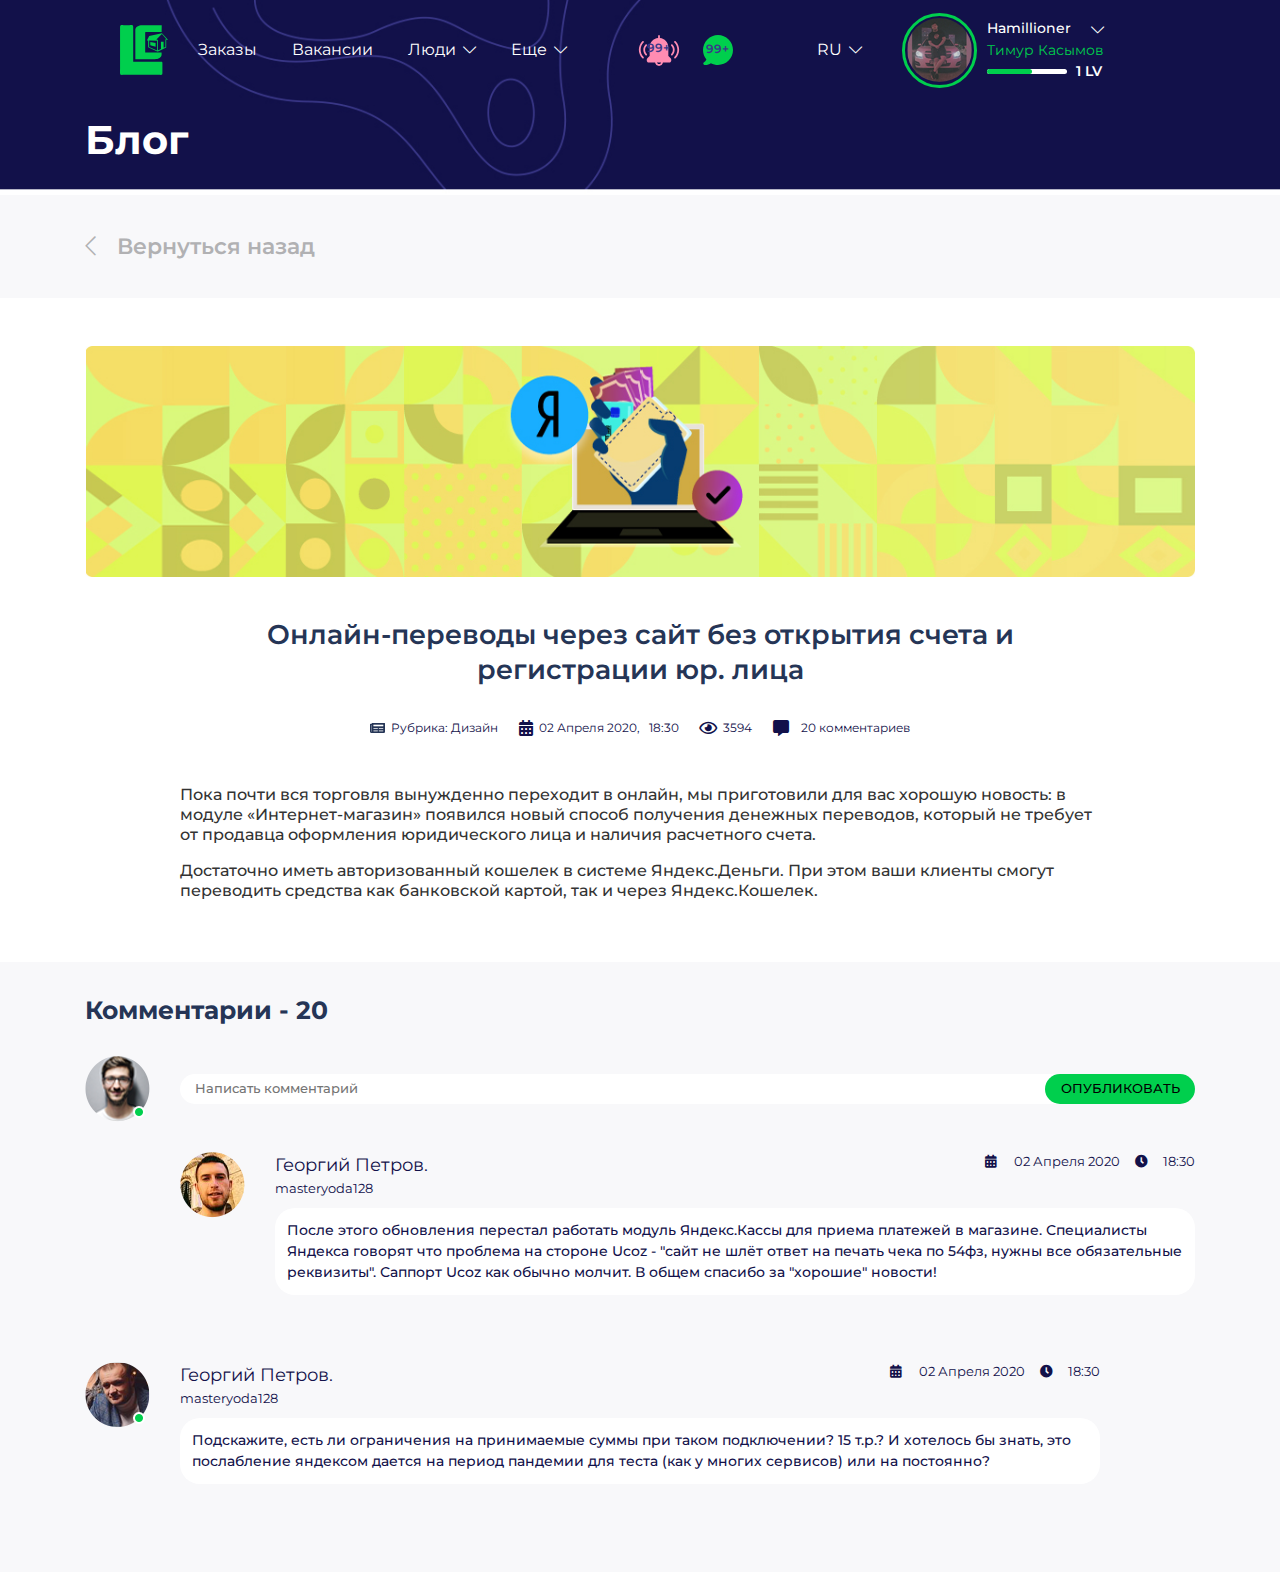
<file: blogInfo.html>
<!DOCTYPE html>
<html lang="en">

<head>
  <meta charset="UTF-8">
  <meta name="viewport" content="width=device-width, initial-scale=1.0">
  <title>Letcop news</title>
  <link rel="shortcut icon" href="assets/icons/logo.svg" type="image/x-icon">
  <link rel="stylesheet" href="https://stackpath.bootstrapcdn.com/bootstrap/4.5.2/css/bootstrap.min.css">
  <link rel="stylesheet" href="https://maxcdn.bootstrapcdn.com/bootstrap/4.5.2/css/bootstrap.min.css">
  <link rel="stylesheet" href="https://cdnjs.cloudflare.com/ajax/libs/font-awesome/5.15.1/css/all.min.css">
  <link rel="stylesheet" href="assets/fontawesome/css/all.min.css">
  <link rel="stylesheet" href="assets/css/main.css">
  <link rel="stylesheet" href="assets/css/header.css">
</head>

<body>
  <header class="header_blog">
    <div class="conteiner">
      <div class="head__main_block">
        <div class="head__burger">
          <div class="burger__iteam"></div>
        </div>
        <img class="media__logo" src="assets/icons/icon.svg">

        <div class="head__left">
          <img class="head__logo" src="assets/icons/icon.svg">
          <nav>
            <a href="#/">Заказы</a>
            <a href="#/">Вакансии</a>

            <div class="head__bottom clickedElem">
              <span>Люди</span>
              <i class="fal fa-chevron-down"></i>

              <div class="hide__link">
                <a href="#/">Все команды</a>
                <a href="#/">Все исполнители</a>
              </div>
            </div>

            <div class="head__bottom clickedElem">
              <span>Еще</span>
              <i class="fal fa-chevron-down"></i>

              <div class="hide__link">
                <a href="#/">Форум</a>
                <a href="#/">Блог</a>
                <a href="#/">Новости</a>
              </div>
            </div>
          </nav>
        </div>
        <div class="head__botton">
          <div class="head__bell clickedElem active__bell">
            <p>200</p>
            <svg version="1.1" id="Layer_1" xmlns="http://www.w3.org/2000/svg"
              xmlns:xlink="http://www.w3.org/1999/xlink" x="0px" y="0px" viewBox="0 0 251.2 251.2"
              style="enable-background:new 0 0 251.2 251.2;" xml:space="preserve">
              <path class="st0" d="M174.9,154.9c-0.3-0.3-0.4-0.6-0.4-1v-44.8c0-25.4-19.5-46.3-44.2-48.7V49.8c0-2.6-2.1-4.7-4.7-4.7
            c-2.6,0-4.7,2.1-4.7,4.7v10.7c-24.8,2.4-44.2,23.3-44.2,48.7v44.8c0,0.4-0.2,0.7-0.4,1l-11.7,11.7c-2,2-3.1,4.7-3.1,7.6v3.6
            c0,5.9,4.8,10.8,10.8,10.8h32.7c1.7,9.9,10.3,17.5,20.7,17.5s19-7.6,20.7-17.5H179c5.9,0,10.8-4.8,10.8-10.8v-3.6
            c0-2.9-1.1-5.6-3.1-7.6L174.9,154.9z M125.6,196.7c-5.2,0-9.6-3.5-11.1-8.2h22.1C135.1,193.3,130.8,196.7,125.6,196.7z M61.7,150.1
            c-0.9,0.9-2.1,1.4-3.3,1.4c-1.2,0-2.4-0.5-3.3-1.4c-7.5-7.5-11.6-17.5-11.6-28s4.1-20.6,11.6-28c1.8-1.8,4.8-1.8,6.6,0
            c1.8,1.8,1.8,4.8,0,6.6c-5.7,5.7-8.9,13.3-8.9,21.4c0,8.1,3.1,15.7,8.9,21.4C63.5,145.3,63.5,148.3,61.7,150.1z M45.2,160
            c1.8,1.8,1.8,4.8,0,6.6c-0.9,0.9-2.1,1.4-3.3,1.4c-1.2,0-2.4-0.5-3.3-1.4c-11.9-11.9-18.5-27.7-18.5-44.5s6.6-32.6,18.5-44.5
            c1.8-1.8,4.8-1.8,6.6,0c1.8,1.8,1.8,4.8,0,6.6c-10.1,10.1-15.7,23.6-15.7,37.9S35.1,149.9,45.2,160z M196.1,150.1
            c-0.9,0.9-2.1,1.4-3.3,1.4s-2.4-0.5-3.3-1.4c-1.8-1.8-1.8-4.8,0-6.6c11.8-11.8,11.8-31.1,0-42.9c-1.8-1.8-1.8-4.8,0-6.6
            c1.8-1.8,4.8-1.8,6.6,0C211.6,109.5,211.6,134.7,196.1,150.1z M231,122.1c0,16.8-6.6,32.6-18.5,44.5c-0.9,0.9-2.1,1.4-3.3,1.4
            s-2.4-0.5-3.3-1.4c-1.8-1.8-1.8-4.8,0-6.6c10.1-10.1,15.7-23.6,15.7-37.9s-5.6-27.8-15.7-37.9c-1.8-1.8-1.8-4.8,0-6.6
            c1.8-1.8,4.8-1.8,6.6,0C224.5,89.4,231,105.3,231,122.1z" />
            </svg>

            <div class="hide__modal_block" id="remove__mobile">
              <div class="hide__modal_triangle"></div>
              <div class="hide__bell_modal">
                <div class="hide__modal_iteam">
                  <i class="fas fa-bullhorn"></i>
                  <div class="hide__modal_content">
                    <div class="hide__modal_title">Напоминание</div>
                    <div class="hide__modal_text">Действие вашего вашего тарифа истекает через 1 день! </div>
                  </div>
                </div>
                <div class="hide__modal_iteam">
                  <i class="fas fa-award"></i>
                  <div class="hide__modal_content">
                    <div class="hide__modal_title">Достижение</div>
                    <div class="hide__modal_text">Вы получили новое достижение “Торговец”</div>
                  </div>
                </div>
                <div class="hide__modal_iteam">
                  <i class="fas fa-star"></i>
                  <div class="hide__modal_content">
                    <div class="hide__modal_title">Рейтинг</div>
                    <div class="hide__modal_text">Ваш рейтинг повысился просмотрите новый отзыв от
                      <span>Hamilioner</span></div>

                  </div>
                </div>
                <div class="hide__modal_iteam">
                  <i class="fas fa-star"></i>
                  <div class="hide__modal_content">
                    <div class="hide__modal_title">Рейтинг</div>
                    <div class="hide__modal_text">Ваш рейтинг повысился просмотрите новый отзыв от
                      <span>Hamilioner</span></div>

                  </div>
                </div>
                <div class="hide__modal_iteam">
                  <i class="fas fa-star"></i>
                  <div class="hide__modal_content">
                    <div class="hide__modal_title">Рейтинг</div>
                    <div class="hide__modal_text">Ваш рейтинг повысился просмотрите новый отзыв от
                      <span>Hamilioner</span></div>

                  </div>
                </div>
                <div class="hide__modal_iteam">
                  <i class="fas fa-star"></i>
                  <div class="hide__modal_content">
                    <div class="hide__modal_title">Рейтинг</div>
                    <div class="hide__modal_text">Ваш рейтинг повысился просмотрите новый отзыв от
                      <span>Hamilioner</span></div>
                  </div>
                </div>
                <div class="hide__modal_iteam">
                  <i class="fas fa-gift"></i>
                  <div class="hide__modal_content">
                    <div class="hide__modal_title">Подарки</div>
                    <div class="hide__modal_text">Администрация Letcop поздравляет вас с Днем Рождения, вы получаете в
                      подарок тариф "Gold"</div>

                  </div>
                </div>
                <div class="hide__modal_iteam">
                  <i class="fas fa-exclamation-circle"></i>
                  <div class="hide__modal_content">
                    <div class="hide__modal_title">Администрация</div>
                    <div class="hide__modal_text">Ваш заказ был удален по причине "Ненормативная лексика"</div>
                  </div>
                </div>
              </div>
            </div>
          </div>
          <div class="head__chat active__chat">
            <p>50000000</p>
            <svg version="1.1" id="Capa_1" xmlns="http://www.w3.org/2000/svg" xmlns:xlink="http://www.w3.org/1999/xlink"
              x="0px" y="0px" viewBox="0 0 477.6 477.6" style="enable-background:new 0 0 477.6 477.6;"
              xml:space="preserve">
              <g>
                <g>
                  <path class="st0" d="M407.6,70c-45.1-45.1-105-70-168.8-70S115.1,24.9,70,70c-87,87-93.3,226-15.8,320.2
                  c-10.7,21.9-23.3,36.5-37.6,43.5C7.9,438,3,447.4,4.4,457c1.5,9.7,8.9,17.2,18.6,18.7c5.3,0.8,11,1.3,16.9,1.3l0,0
                  c29.3,0,60.1-10.1,85.8-27.8c34.6,18.6,73.5,28.4,113.1,28.4c63.8,0,123.7-24.8,168.8-69.9s69.9-105.1,69.9-168.8
                  S452.7,115.1,407.6,70z" />
                  <path class="st1"
                    d="M338.8,160h-200c-7.5,0-13.5,6-13.5,13.5s6,13.5,13.5,13.5h200c7.5,0,13.5-6,13.5-13.5S346.2,160,338.8,160z" />
                  <path class="st1" d="M338.8,225.3h-200c-7.5,0-13.5,6-13.5,13.5s6,13.5,13.5,13.5h200c7.5,0,13.5-6,13.5-13.5
                  S346.2,225.3,338.8,225.3z" />
                  <path class="st1" d="M338.8,290.6h-200c-7.5,0-13.5,6-13.5,13.5s6,13.5,13.5,13.5h200c7.5,0,13.5-6,13.5-13.5
                  S346.2,290.6,338.8,290.6z" />
                </g>
              </g>
            </svg>
          </div>
        </div>
        <div class="head__right clickedElem">
          <div class="head__bottom clickedElem">
            <span>RU</span>
            <i class="fal fa-chevron-down"></i>
            <div class="hide__link">
              <a href="#/">UZ</a>
            </div>
          </div>
          <a href="#/" class="head__singIn large_signIn">
            <i class="fal fa-sign-in"></i>
            <p>Войти</p>
          </a>
          <div class="head__profile">
            <div class="head__foto">
              <img src="assets/icons/avatar.png">
            </div>
            <div class="head__profile_content">
              <div class="head__logine">
                <p>Hamillioner</p>
                <i class="fal fa-chevron-down"></i>
              </div>
              <div class="head__name">Тимур Касымов</div>
              <div class="head__line_block">
                <div class="head__line"></div>
                <div class="head__line_number">1 LV</div>
              </div>
            </div>
          </div>
          <div class="head__hide">
            <div class="head__hide_box">
              <div class="head__hide_left">
                <a class="head__hide_share" href="#/">
                  <span>ФИНАНСЫ</span>
                  <i class="fas fa-external-link-alt"></i>
                </a><br>
                <a href="#/">История переводов</a><br>
                <a href="#/">Реферальная программа</a><br>
                <a href="#/">Платный услуги</a><br>
                <a href="#/">Настройки</a><br>
              </div>
              <div class="head__hide_right">
                <a class="head__hide_share" href="#/">
                  <span>ПРОФИЛЬ</span>
                  <i class="fas fa-external-link-alt"></i>
                </a><br>
                <a href="#/">Команды</a><br>
                <a href="#/">Вкладки</a><br>
                <a href="#/">Мои заявки</a><br>
                <a href="#/">Творческая мастерская</a><br>
              </div>
            </div>
            <div class="media__hide_box">
              <div class="media__hide_button">
                <a href="#/">ПРОФИЛЬ</a>
                <i class="fas fa-external-link-alt icon"></i>
                <i class="fal fa-chevron-down down__icon"></i>
              </div>
              <div class="media__hide_links">
                <a href="#/">История переводов</a><br>
                <a href="#/">Реферальная программа</a><br>
                <a href="#/">Платный услуги</a><br>
                <a href="#/">Настройки</a>
              </div>

              <div class="color_blue media__hide_button">
                <a href="#/">ФИНАНСЫ</a>
                <i class="fas fa-external-link-alt icon"></i>
                <i class="fal fa-chevron-down down__icon"></i>
              </div>
              <div class="media__hide_links">
                <a href="#/">Команды</a><br>
                <a href="#/">Вкладки</a><br>
                <a href="#/">Мои заявки</a><br>
                <a href="#/">Творческая мастерская</a>
              </div>
            </div>
            <div class="head__hide_bottom">
              <a class="head__support" href="#/">
                <span>Поддержка</span>
                <i class="fas fa-headset"></i>
              </a>
              <a class="head__logout" href="#/">
                <span>Выход</span>
                <i class="fal fa-sign-out"></i>
              </a>
            </div>
          </div>
        </div>
      </div>
    </div>
    <div class="head__media_modal clickedElem">
      <div class="head__modal_inner">
        <a href="#/">Заказы</a>
        <a href="#/">Вакансии</a>
        <div class="media__hide_box">
          <div class="media__hide_button">
            <a href="#/">Люди</a>
            <i class="fal fa-chevron-down down__icon"></i>
          </div>
          <div class="media__hide_links">
            <a href="#/">Все команды</a>
            <a href="#/">Все исполнители</a>

          </div>

          <div class="media__hide_button">
            <a href="#/">Еще</a>
            <i class="fal fa-chevron-down down__icon"></i>
          </div>
          <div class="media__hide_links">
            <a href="#/">Форум</a>
            <a href="#/">Блог</a>
            <a href="#/">Новости</a>
          </div>
        </div>
        <div class="change__lang">
          <p class="change__title">Язык</p>
          <p class="active__lang">RU</p>
          <p>UZ</p>
        </div>
        <i class="fas fa-times-circle close"></i>
      </div>
      <div class="mobile__modal">
        <div class="head__profile">
          <div class="head__foto">
            <img src="assets/icons/avatar.png">
          </div>
          <div class="head__profile_content">
            <div class="modile__head_login ">
              <p>Hamillioner</p>
            </div>
            <div class="head__name">Тимур Касымов</div>
            <div class="head__line_block">
              <div class="head__line"></div>
              <div class="head__line_number">1 LV</div>
            </div>
          </div>
        </div>
        <div class="mobile__singIn">
          <a href="#/" class="head__singIn">
            <i class="fal fa-sign-in"></i>
            <p>Войти</p>
          </a>
        </div>
        <div class="mobile__normal_menu head_mobile_page">
          <div class="media__hide_box">
            <div class="media__hide_button">
              <a href="#/">Меню</a>
              <i class="fal fa-chevron-down down__icon"></i>
            </div>
            <div class="media__hide_links">
              <a href="#/">Заказы</a>
              <a href="#/">Вакансии</a>
              <a href="#/">Все команды</a>
              <a href="#/">Все исполнители</a>
              <a href="#/">Форум</a>
              <a href="#/">Блог</a>
              <a href="#/">Новости</a>
            </div>

            <div class="media__hide_button">
              <a href="#/">ПРОФИЛЬ</a>
              <i class="fal fa-chevron-down down__icon"></i>
            </div>
            <div class="media__hide_links">
              <a href="#/">История переводов</a>
              <a href="#/">Реферальная программа</a>
              <a href="#/">Платный услуги</a>
              <a href="#/">Настройки</a>
            </div>

            <div class="media__hide_button">
              <a href="#/">ФИНАНСЫ</a>
              <i class="fal fa-chevron-down down__icon"></i>
            </div>
            <div class="media__hide_links">
              <a href="#/">Команды</a>
              <a href="#/">Вкладки</a>
              <a href="#/">Мои заявки</a>
              <a href="#/">Творческая мастерская</a>
            </div>
          </div>
          <div class="change__lang">
            <p class="change__title">Язык</p>
            <p class="active__lang">RU</p>
            <p>UZ</p>
          </div>
          <div class="head__hide_bottom">
            <a class="head__support" href="#/">
              <span>Поддержка</span>
              <i class="fas fa-headset"></i>
            </a>
            <a class="head__logout" href="#/">
              <span>Выход</span>
              <i class="fal fa-sign-out"></i>
            </a>
          </div>
        </div>

        <div class="mobile__singin_menu head__modal_inner mobile_modal_head_page">
          <a href="#/">Заказы</a>
          <a href="#/">Вакансии</a>
          <div class="media__hide_box">
            <div class="media__hide_button">
              <a href="#/">Люди</a>
              <i class="fal fa-chevron-down down__icon"></i>
            </div>
            <div class="media__hide_links">
              <a href="#/">Все команды</a>
              <a href="#/">Все исполнители</a>

            </div>

            <div class="media__hide_button">
              <a href="#/">Еще</a>
              <i class="fal fa-chevron-down down__icon"></i>
            </div>
            <div class="media__hide_links">
              <a href="#/">Форум</a>
              <a href="#/">Блог</a>
              <a href="#/">Новости</a>
            </div>
          </div>
          <div class="change__lang">
            <p class="change__title">Язык</p>
            <p class="active__lang">RU</p>
            <p>UZ</p>
          </div>
          <!-- <i class="fas fa-times-circle close"></i> -->
        </div>

        <i class="fas fa-times-circle close"></i>

      </div>
    </div>

    <div class="mobile__bell_modal hide__modal_block">
      <div class="hide__modal_triangle"></div>
      <div class="hide__bell_modal">
        <div class="hide__modal_iteam">
          <i class="fas fa-bullhorn"></i>
          <div class="hide__modal_content">
            <div class="hide__modal_title">Напоминание</div>
            <div class="hide__modal_text">Действие вашего вашего тарифа истекает через 1 день! </div>
          </div>
        </div>
        <div class="hide__modal_iteam">
          <i class="fas fa-award"></i>
          <div class="hide__modal_content">
            <div class="hide__modal_title">Достижение</div>
            <div class="hide__modal_text">Вы получили новое достижение “Торговец”</div>
          </div>
        </div>
        <div class="hide__modal_iteam">
          <i class="fas fa-star"></i>
          <div class="hide__modal_content">
            <div class="hide__modal_title">Рейтинг</div>
            <div class="hide__modal_text">Ваш рейтинг повысился просмотрите новый отзыв от <span>Hamilioner</span></div>

          </div>
        </div>
        <div class="hide__modal_iteam">
          <i class="fas fa-star"></i>
          <div class="hide__modal_content">
            <div class="hide__modal_title">Рейтинг</div>
            <div class="hide__modal_text">Ваш рейтинг повысился просмотрите новый отзыв от <span>Hamilioner</span></div>

          </div>
        </div>
        <div class="hide__modal_iteam">
          <i class="fas fa-star"></i>
          <div class="hide__modal_content">
            <div class="hide__modal_title">Рейтинг</div>
            <div class="hide__modal_text">Ваш рейтинг повысился просмотрите новый отзыв от <span>Hamilioner</span></div>

          </div>
        </div>
        <div class="hide__modal_iteam">
          <i class="fas fa-star"></i>
          <div class="hide__modal_content">
            <div class="hide__modal_title">Рейтинг</div>
            <div class="hide__modal_text">Ваш рейтинг повысился просмотрите новый отзыв от <span>Hamilioner</span></div>
          </div>
        </div>
        <div class="hide__modal_iteam">
          <i class="fas fa-gift"></i>
          <div class="hide__modal_content">
            <div class="hide__modal_title">Подарки</div>
            <div class="hide__modal_text">Администрация Letcop поздравляет вас с Днем Рождения, вы получаете в подарок
              тариф "Gold"</div>

          </div>
        </div>
        <div class="hide__modal_iteam">
          <i class="fas fa-exclamation-circle"></i>
          <div class="hide__modal_content">
            <div class="hide__modal_title">Администрация</div>
            <div class="hide__modal_text">Ваш заказ был удален по причине "Ненормативная лексика"</div>
          </div>
        </div>
      </div>
    </div>

    <div class="container">
      <div class="row">
        <div class="col-12">
          <div class="header_blog_sub_text">
            <span>Блог</span>
          </div>
        </div>
      </div>
    </div>
  </header>
  <div class="head__overlay"></div>

  <section class="back_home">
    <div class="container">
      <div class="row">
        <div class="col-12">
          <a href="./blog.html" class="back_home_text">
            <i class="fal fa-chevron-left"></i> Вернуться назад
          </a>
        </div>
      </div>
    </div>
  </section>
  <!-- End section ************** -->

  <section class="card_new_info_page mt-5">
    <div class="container">
      <div class="row">
        <div class="col-12">
          <img src="assets/images/blog_title.jpg" class="w-100 blog_img" alt="">
        </div>
      </div>
      <div class="row d-flex justify-content-center">
        <div class="col-lg-10 col-12  text-center">
          <p class="new_info_page_title">Онлайн-переводы через сайт без открытия счета и регистрации юр. лица</p>
        </div>
        <div class="col-lg-6 col-md-10 col-12 mt-3">
          <div class="info_page_user d-flex align-items-center justify-content-between">
            <div class="d-flex align-items-center">
              <img src="assets/icons/dizayn.png" alt="">
              <span>Рубрика: Дизайн</span>
            </div>
            <div class="d-flex align-items-center">
              <i class="fas fa-calendar-alt"></i>
              <span class="date">02 Апреля 2020, <span class="clock">18:30</span></span>
            </div>
            <div class="d-flex align-items-center">
              <i class="far fa-eye"></i>
              <span>3594</span>
            </div>
            <div class="comment_num_mobile d-flex align-items-center">
              <i class="fas fa-comment-alt"></i>
              <span><span class="comment_num">20</span> комментариев</span>
            </div>
          </div>
        </div>

        <div class="col-md-10 mt-5">
          <div class="new_info_page_text">
            <p>Пока почти вся торговля вынужденно переходит в онлайн, мы приготовили для вас хорошую новость: в модуле
              «Интернет-магазин» появился новый способ получения денежных переводов, который не требует от продавца
              оформления юридического лица и наличия расчетного счета.</p>
            <p>
              Достаточно иметь авторизованный кошелек в системе Яндекс.Деньги. При этом ваши клиенты смогут переводить
              средства как банковской картой, так и через Яндекс.Кошелек.</p>
          </div>
        </div>
      </div>


    </div>
  </section>
  <!-- End section ************** -->

  <section class="comments_box">
    <div class="container">
      <div class="row">
        <div class="col-12">
          <p class="title_text">Комментарии - <span>20</span></p>
        </div>
      </div>
      <div class="row my_comment">
        <div class="col-md-1 col-2">
          <img src="assets/images/user1.png" class="" alt="">
        </div>
        <div class="col-lg-11 col-10">
          <form>
            <textarea onkeypress="auto_grow(this)" onkeydown="auto_grow(this)" class="w-100"
              placeholder="Написать комментарий" required id="my__comment"></textarea>
            <button type="submit">опубликовать</button>
          </form>
        </div>
      </div>

      <div class="row comments_group">
        <div class="col-md-1 col-2 ml-auto">
          <img src="assets/images/user4.png" alt="">
        </div>
        <div class="col-10 user_comment">
          <div class="user_info d-flex justify-content-between align-items-start">
            <div class="d-flex flex-column">
              <strong>Георгий Петров.</strong>
              <span>masteryoda128</span>
            </div>
            <div class="d-flex align-items-center date_time">
              <span class="date"><i class="fas fa-calendar-alt"></i> 02 Апреля 2020 </span>
              <span class="clock"><i class="fas fa-clock"></i>18:30</span>
            </div>
          </div>
          <div class="text_comment">
            <span>После этого обновления перестал работать модуль Яндекс.Кассы для приема платежей в магазине.
              Специалисты Яндекса говорят что проблема на стороне Ucoz - "сайт не шлёт ответ на печать чека по 54фз,
              нужны все обязательные реквизиты". Саппорт Ucoz как обычно молчит.
              В общем спасибо за "хорошие" новости!</span>
          </div>
        </div>
        <div class="col-md-6 text-center reply">
          <a href="#my__comment">
            <i class="far fa-redo"></i>
            Ответить
          </a>
        </div>
      </div>

      <div class="row comments_group">
        <div class="col-md-1 col-2">
          <img src="assets/images/user5.png" alt="">
        </div>
        <div class="col-10 user_comment mr-auto">
          <div class="user_info d-flex justify-content-between align-items-start">
            <div class="d-flex flex-column">
              <strong>Георгий Петров.</strong>
              <span>masteryoda128</span>
            </div>
            <div class="d-flex align-items-center date_time">
              <span class="date"><i class="fas fa-calendar-alt"></i> 02 Апреля 2020 </span>
              <span class="clock"><i class="fas fa-clock"></i>18:30</span>
            </div>
          </div>
          <div class="text_comment ">
            <span>Подскажите, есть ли ограничения на принимаемые суммы при таком подключении? 15 т.р.?
              И хотелось бы знать, это послабление яндексом дается на период пандемии для теста (как у многих сервисов)
              или на постоянно?</span>
          </div>
        </div>
        <div class="col-md-4 text-center reply">
          <a href="#my__comment">
            <i class="far fa-redo"></i>
            Ответить
          </a>
        </div>
      </div>
    </div>
    </div>
  </section>

  <script src="assets/js/header.js"></script>
  <script src="assets/js/comment.js"></script>
</body>

</html>
</file>
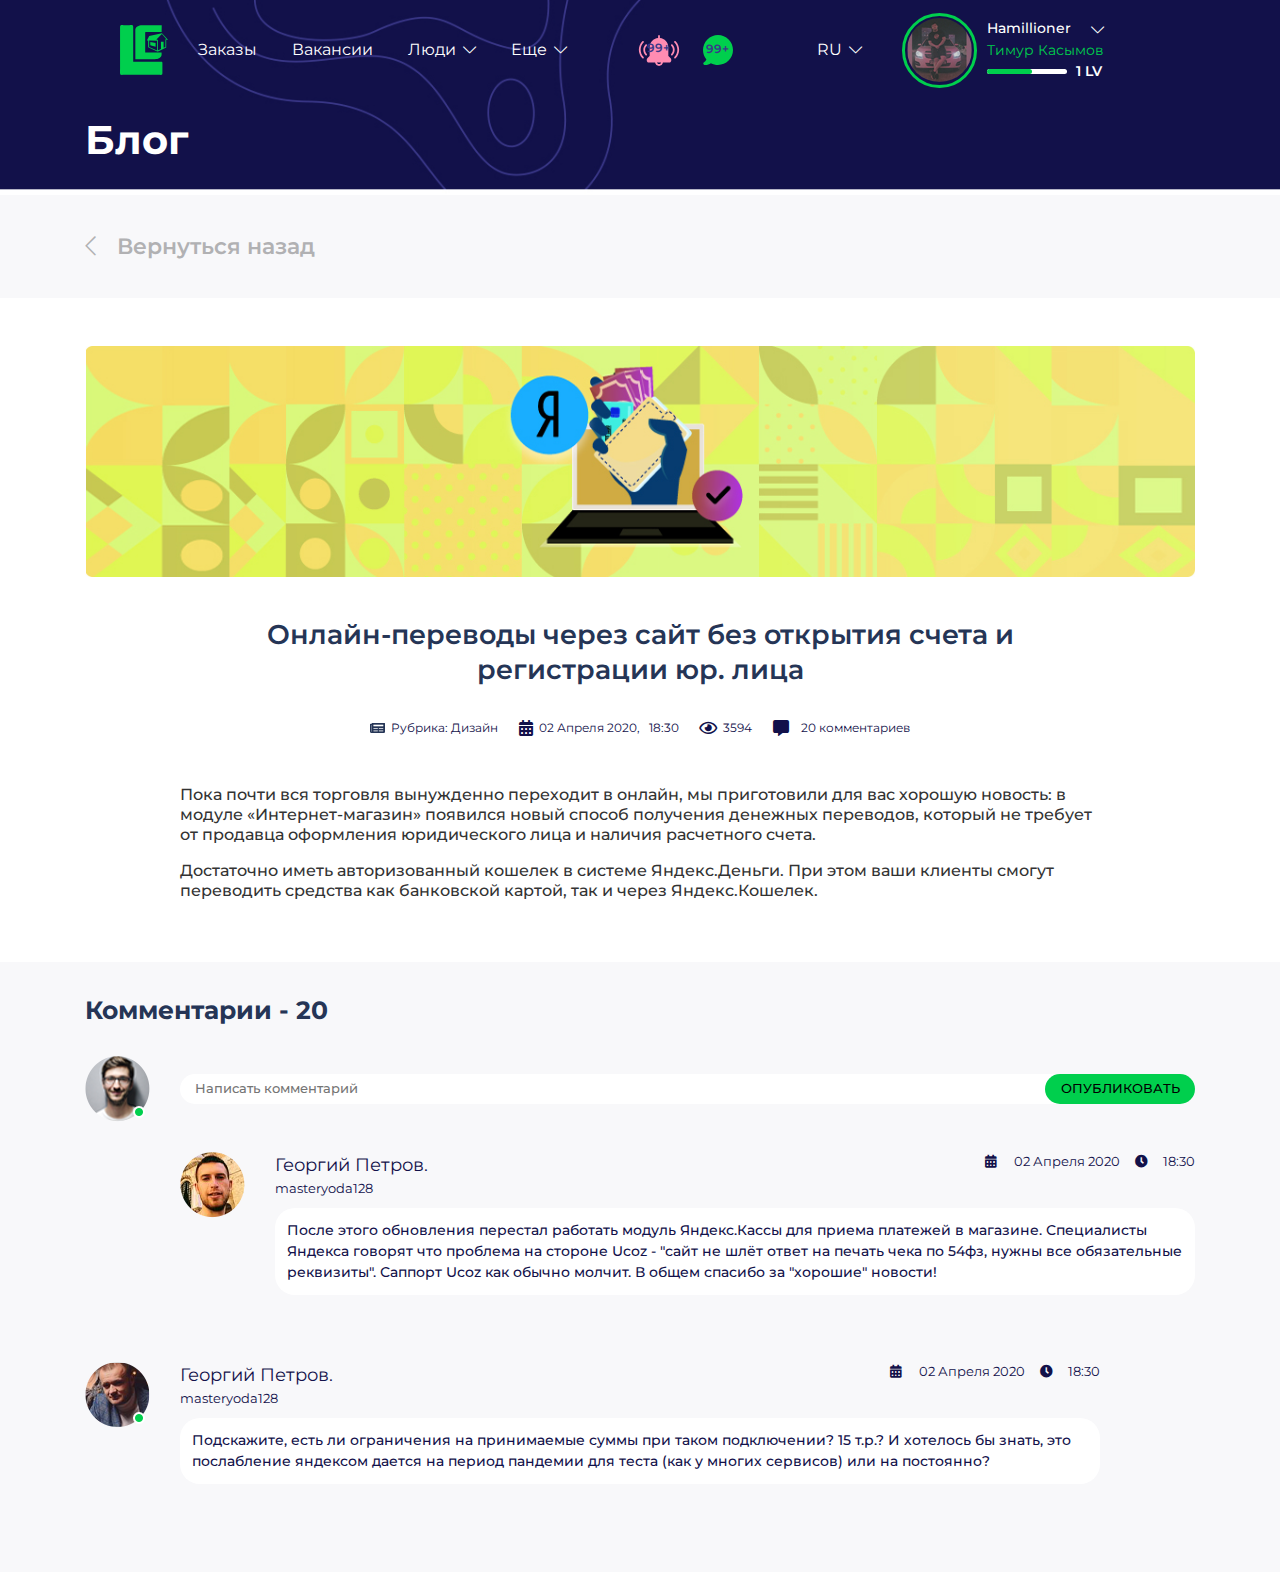
<file: cardInfo.html>
<!DOCTYPE html>
<html lang="en">

<head>
  <meta charset="UTF-8">
  <meta name="viewport" content="width=device-width, initial-scale=1.0">
  <title>Letcop news</title>
  <link rel="shortcut icon" href="assets/icons/logo.svg" type="image/x-icon">
  <link rel="stylesheet" href="https://stackpath.bootstrapcdn.com/bootstrap/4.5.2/css/bootstrap.min.css">
  <link rel="stylesheet" href="https://maxcdn.bootstrapcdn.com/bootstrap/4.5.2/css/bootstrap.min.css">
  <link rel="stylesheet" href="https://cdnjs.cloudflare.com/ajax/libs/font-awesome/5.15.1/css/all.min.css">
  <link rel="stylesheet" href="assets/fontawesome/css/all.min.css">
  <link rel="stylesheet" href="assets/css/main.css">
  <link rel="stylesheet" href="assets/css/header.css">
</head>

<body>
  <header class="header_blog">
    <div class="conteiner">
      <div class="head__main_block">
        <div class="head__burger">
          <div class="burger__iteam"></div>
        </div>
        <img class="media__logo" src="assets/icons/icon.svg">

        <div class="head__left">
          <img class="head__logo" src="assets/icons/icon.svg">
          <nav>
            <a href="#/">Заказы</a>
            <a href="#/">Вакансии</a>

            <div class="head__bottom clickedElem">
              <span>Люди</span>
              <i class="fal fa-chevron-down"></i>

              <div class="hide__link">
                <a href="#/">Все команды</a>
                <a href="#/">Все исполнители</a>
              </div>
            </div>

            <div class="head__bottom clickedElem">
              <span>Еще</span>
              <i class="fal fa-chevron-down"></i>

              <div class="hide__link">
                <a href="#/">Форум</a>
                <a href="#/">Блог</a>
                <a href="#/">Новости</a>
              </div>
            </div>
          </nav>
        </div>
        <div class="head__botton">
          <div class="head__bell clickedElem active__bell">
            <p>200</p>
            <svg version="1.1" id="Layer_1" xmlns="http://www.w3.org/2000/svg"
              xmlns:xlink="http://www.w3.org/1999/xlink" x="0px" y="0px" viewBox="0 0 251.2 251.2"
              style="enable-background:new 0 0 251.2 251.2;" xml:space="preserve">
              <path class="st0" d="M174.9,154.9c-0.3-0.3-0.4-0.6-0.4-1v-44.8c0-25.4-19.5-46.3-44.2-48.7V49.8c0-2.6-2.1-4.7-4.7-4.7
            c-2.6,0-4.7,2.1-4.7,4.7v10.7c-24.8,2.4-44.2,23.3-44.2,48.7v44.8c0,0.4-0.2,0.7-0.4,1l-11.7,11.7c-2,2-3.1,4.7-3.1,7.6v3.6
            c0,5.9,4.8,10.8,10.8,10.8h32.7c1.7,9.9,10.3,17.5,20.7,17.5s19-7.6,20.7-17.5H179c5.9,0,10.8-4.8,10.8-10.8v-3.6
            c0-2.9-1.1-5.6-3.1-7.6L174.9,154.9z M125.6,196.7c-5.2,0-9.6-3.5-11.1-8.2h22.1C135.1,193.3,130.8,196.7,125.6,196.7z M61.7,150.1
            c-0.9,0.9-2.1,1.4-3.3,1.4c-1.2,0-2.4-0.5-3.3-1.4c-7.5-7.5-11.6-17.5-11.6-28s4.1-20.6,11.6-28c1.8-1.8,4.8-1.8,6.6,0
            c1.8,1.8,1.8,4.8,0,6.6c-5.7,5.7-8.9,13.3-8.9,21.4c0,8.1,3.1,15.7,8.9,21.4C63.5,145.3,63.5,148.3,61.7,150.1z M45.2,160
            c1.8,1.8,1.8,4.8,0,6.6c-0.9,0.9-2.1,1.4-3.3,1.4c-1.2,0-2.4-0.5-3.3-1.4c-11.9-11.9-18.5-27.7-18.5-44.5s6.6-32.6,18.5-44.5
            c1.8-1.8,4.8-1.8,6.6,0c1.8,1.8,1.8,4.8,0,6.6c-10.1,10.1-15.7,23.6-15.7,37.9S35.1,149.9,45.2,160z M196.1,150.1
            c-0.9,0.9-2.1,1.4-3.3,1.4s-2.4-0.5-3.3-1.4c-1.8-1.8-1.8-4.8,0-6.6c11.8-11.8,11.8-31.1,0-42.9c-1.8-1.8-1.8-4.8,0-6.6
            c1.8-1.8,4.8-1.8,6.6,0C211.6,109.5,211.6,134.7,196.1,150.1z M231,122.1c0,16.8-6.6,32.6-18.5,44.5c-0.9,0.9-2.1,1.4-3.3,1.4
            s-2.4-0.5-3.3-1.4c-1.8-1.8-1.8-4.8,0-6.6c10.1-10.1,15.7-23.6,15.7-37.9s-5.6-27.8-15.7-37.9c-1.8-1.8-1.8-4.8,0-6.6
            c1.8-1.8,4.8-1.8,6.6,0C224.5,89.4,231,105.3,231,122.1z" />
            </svg>

            <div class="hide__modal_block" id="remove__mobile">
              <div class="hide__modal_triangle"></div>
              <div class="hide__bell_modal">
                <div class="hide__modal_iteam">
                  <i class="fas fa-bullhorn"></i>
                  <div class="hide__modal_content">
                    <div class="hide__modal_title">Напоминание</div>
                    <div class="hide__modal_text">Действие вашего вашего тарифа истекает через 1 день! </div>
                  </div>
                </div>
                <div class="hide__modal_iteam">
                  <i class="fas fa-award"></i>
                  <div class="hide__modal_content">
                    <div class="hide__modal_title">Достижение</div>
                    <div class="hide__modal_text">Вы получили новое достижение “Торговец”</div>
                  </div>
                </div>
                <div class="hide__modal_iteam">
                  <i class="fas fa-star"></i>
                  <div class="hide__modal_content">
                    <div class="hide__modal_title">Рейтинг</div>
                    <div class="hide__modal_text">Ваш рейтинг повысился просмотрите новый отзыв от
                      <span>Hamilioner</span></div>

                  </div>
                </div>
                <div class="hide__modal_iteam">
                  <i class="fas fa-star"></i>
                  <div class="hide__modal_content">
                    <div class="hide__modal_title">Рейтинг</div>
                    <div class="hide__modal_text">Ваш рейтинг повысился просмотрите новый отзыв от
                      <span>Hamilioner</span></div>

                  </div>
                </div>
                <div class="hide__modal_iteam">
                  <i class="fas fa-star"></i>
                  <div class="hide__modal_content">
                    <div class="hide__modal_title">Рейтинг</div>
                    <div class="hide__modal_text">Ваш рейтинг повысился просмотрите новый отзыв от
                      <span>Hamilioner</span></div>

                  </div>
                </div>
                <div class="hide__modal_iteam">
                  <i class="fas fa-star"></i>
                  <div class="hide__modal_content">
                    <div class="hide__modal_title">Рейтинг</div>
                    <div class="hide__modal_text">Ваш рейтинг повысился просмотрите новый отзыв от
                      <span>Hamilioner</span></div>
                  </div>
                </div>
                <div class="hide__modal_iteam">
                  <i class="fas fa-gift"></i>
                  <div class="hide__modal_content">
                    <div class="hide__modal_title">Подарки</div>
                    <div class="hide__modal_text">Администрация Letcop поздравляет вас с Днем Рождения, вы получаете в
                      подарок тариф "Gold"</div>

                  </div>
                </div>
                <div class="hide__modal_iteam">
                  <i class="fas fa-exclamation-circle"></i>
                  <div class="hide__modal_content">
                    <div class="hide__modal_title">Администрация</div>
                    <div class="hide__modal_text">Ваш заказ был удален по причине "Ненормативная лексика"</div>
                  </div>
                </div>
              </div>
            </div>
          </div>
          <div class="head__chat active__chat">
            <p>50000000</p>
            <svg version="1.1" id="Capa_1" xmlns="http://www.w3.org/2000/svg" xmlns:xlink="http://www.w3.org/1999/xlink"
              x="0px" y="0px" viewBox="0 0 477.6 477.6" style="enable-background:new 0 0 477.6 477.6;"
              xml:space="preserve">
              <g>
                <g>
                  <path class="st0" d="M407.6,70c-45.1-45.1-105-70-168.8-70S115.1,24.9,70,70c-87,87-93.3,226-15.8,320.2
                  c-10.7,21.9-23.3,36.5-37.6,43.5C7.9,438,3,447.4,4.4,457c1.5,9.7,8.9,17.2,18.6,18.7c5.3,0.8,11,1.3,16.9,1.3l0,0
                  c29.3,0,60.1-10.1,85.8-27.8c34.6,18.6,73.5,28.4,113.1,28.4c63.8,0,123.7-24.8,168.8-69.9s69.9-105.1,69.9-168.8
                  S452.7,115.1,407.6,70z" />
                  <path class="st1"
                    d="M338.8,160h-200c-7.5,0-13.5,6-13.5,13.5s6,13.5,13.5,13.5h200c7.5,0,13.5-6,13.5-13.5S346.2,160,338.8,160z" />
                  <path class="st1" d="M338.8,225.3h-200c-7.5,0-13.5,6-13.5,13.5s6,13.5,13.5,13.5h200c7.5,0,13.5-6,13.5-13.5
                  S346.2,225.3,338.8,225.3z" />
                  <path class="st1" d="M338.8,290.6h-200c-7.5,0-13.5,6-13.5,13.5s6,13.5,13.5,13.5h200c7.5,0,13.5-6,13.5-13.5
                  S346.2,290.6,338.8,290.6z" />
                </g>
              </g>
            </svg>
          </div>
        </div>
        <div class="head__right clickedElem">
          <div class="head__bottom clickedElem">
            <span>RU</span>
            <i class="fal fa-chevron-down"></i>
            <div class="hide__link">
              <a href="#/">UZ</a>
            </div>
          </div>
          <a href="#/" class="head__singIn large_signIn">
            <i class="fal fa-sign-in"></i>
            <p>Войти</p>
          </a>
          <div class="head__profile">
            <div class="head__foto">
              <img src="assets/icons/avatar.png">
            </div>
            <div class="head__profile_content">
              <div class="head__logine">
                <p>Hamillioner</p>
                <i class="fal fa-chevron-down"></i>
              </div>
              <div class="head__name">Тимур Касымов</div>
              <div class="head__line_block">
                <div class="head__line"></div>
                <div class="head__line_number">1 LV</div>
              </div>
            </div>
          </div>
          <div class="head__hide">
            <div class="head__hide_box">
              <div class="head__hide_left">
                <a class="head__hide_share" href="#/">
                  <span>ФИНАНСЫ</span>
                  <i class="fas fa-external-link-alt"></i>
                </a><br>
                <a href="#/">История переводов</a><br>
                <a href="#/">Реферальная программа</a><br>
                <a href="#/">Платный услуги</a><br>
                <a href="#/">Настройки</a><br>
              </div>
              <div class="head__hide_right">
                <a class="head__hide_share" href="#/">
                  <span>ПРОФИЛЬ</span>
                  <i class="fas fa-external-link-alt"></i>
                </a><br>
                <a href="#/">Команды</a><br>
                <a href="#/">Вкладки</a><br>
                <a href="#/">Мои заявки</a><br>
                <a href="#/">Творческая мастерская</a><br>
              </div>
            </div>
            <div class="media__hide_box">
              <div class="media__hide_button">
                <a href="#/">ПРОФИЛЬ</a>
                <i class="fas fa-external-link-alt icon"></i>
                <i class="fal fa-chevron-down down__icon"></i>
              </div>
              <div class="media__hide_links">
                <a href="#/">История переводов</a><br>
                <a href="#/">Реферальная программа</a><br>
                <a href="#/">Платный услуги</a><br>
                <a href="#/">Настройки</a>
              </div>

              <div class="color_blue media__hide_button">
                <a href="#/">ФИНАНСЫ</a>
                <i class="fas fa-external-link-alt icon"></i>
                <i class="fal fa-chevron-down down__icon"></i>
              </div>
              <div class="media__hide_links">
                <a href="#/">Команды</a><br>
                <a href="#/">Вкладки</a><br>
                <a href="#/">Мои заявки</a><br>
                <a href="#/">Творческая мастерская</a>
              </div>
            </div>
            <div class="head__hide_bottom">
              <a class="head__support" href="#/">
                <span>Поддержка</span>
                <i class="fas fa-headset"></i>
              </a>
              <a class="head__logout" href="#/">
                <span>Выход</span>
                <i class="fal fa-sign-out"></i>
              </a>
            </div>
          </div>
        </div>
      </div>
    </div>
    <div class="head__media_modal clickedElem">
      <div class="head__modal_inner">
        <a href="#/">Заказы</a>
        <a href="#/">Вакансии</a>
        <div class="media__hide_box">
          <div class="media__hide_button">
            <a href="#/">Люди</a>
            <i class="fal fa-chevron-down down__icon"></i>
          </div>
          <div class="media__hide_links">
            <a href="#/">Все команды</a>
            <a href="#/">Все исполнители</a>

          </div>

          <div class="media__hide_button">
            <a href="#/">Еще</a>
            <i class="fal fa-chevron-down down__icon"></i>
          </div>
          <div class="media__hide_links">
            <a href="#/">Форум</a>
            <a href="#/">Блог</a>
            <a href="#/">Новости</a>
          </div>
        </div>
        <div class="change__lang">
          <p class="change__title">Язык</p>
          <p class="active__lang">RU</p>
          <p>UZ</p>
        </div>
        <i class="fas fa-times-circle close"></i>
      </div>
      <div class="mobile__modal">
        <div class="head__profile">
          <div class="head__foto">
            <img src="assets/icons/avatar.png">
          </div>
          <div class="head__profile_content">
            <div class="modile__head_login ">
              <p>Hamillioner</p>
            </div>
            <div class="head__name">Тимур Касымов</div>
            <div class="head__line_block">
              <div class="head__line"></div>
              <div class="head__line_number">1 LV</div>
            </div>
          </div>
        </div>
        <div class="mobile__singIn">
          <a href="#/" class="head__singIn">
            <i class="fal fa-sign-in"></i>
            <p>Войти</p>
          </a>
        </div>
        <div class="mobile__normal_menu head_mobile_page">
          <div class="media__hide_box">
            <div class="media__hide_button">
              <a href="#/">Меню</a>
              <i class="fal fa-chevron-down down__icon"></i>
            </div>
            <div class="media__hide_links">
              <a href="#/">Заказы</a>
              <a href="#/">Вакансии</a>
              <a href="#/">Все команды</a>
              <a href="#/">Все исполнители</a>
              <a href="#/">Форум</a>
              <a href="#/">Блог</a>
              <a href="#/">Новости</a>
            </div>

            <div class="media__hide_button">
              <a href="#/">ПРОФИЛЬ</a>
              <i class="fal fa-chevron-down down__icon"></i>
            </div>
            <div class="media__hide_links">
              <a href="#/">История переводов</a>
              <a href="#/">Реферальная программа</a>
              <a href="#/">Платный услуги</a>
              <a href="#/">Настройки</a>
            </div>

            <div class="media__hide_button">
              <a href="#/">ФИНАНСЫ</a>
              <i class="fal fa-chevron-down down__icon"></i>
            </div>
            <div class="media__hide_links">
              <a href="#/">Команды</a>
              <a href="#/">Вкладки</a>
              <a href="#/">Мои заявки</a>
              <a href="#/">Творческая мастерская</a>
            </div>
          </div>
          <div class="change__lang">
            <p class="change__title">Язык</p>
            <p class="active__lang">RU</p>
            <p>UZ</p>
          </div>
          <div class="head__hide_bottom">
            <a class="head__support" href="#/">
              <span>Поддержка</span>
              <i class="fas fa-headset"></i>
            </a>
            <a class="head__logout" href="#/">
              <span>Выход</span>
              <i class="fal fa-sign-out"></i>
            </a>
          </div>
        </div>

        <div class="mobile__singin_menu head__modal_inner mobile_modal_head_page">
          <a href="#/">Заказы</a>
          <a href="#/">Вакансии</a>
          <div class="media__hide_box">
            <div class="media__hide_button">
              <a href="#/">Люди</a>
              <i class="fal fa-chevron-down down__icon"></i>
            </div>
            <div class="media__hide_links">
              <a href="#/">Все команды</a>
              <a href="#/">Все исполнители</a>

            </div>

            <div class="media__hide_button">
              <a href="#/">Еще</a>
              <i class="fal fa-chevron-down down__icon"></i>
            </div>
            <div class="media__hide_links">
              <a href="#/">Форум</a>
              <a href="#/">Блог</a>
              <a href="#/">Новости</a>
            </div>
          </div>
          <div class="change__lang">
            <p class="change__title">Язык</p>
            <p class="active__lang">RU</p>
            <p>UZ</p>
          </div>
          <!-- <i class="fas fa-times-circle close"></i> -->
        </div>

        <i class="fas fa-times-circle close"></i>

      </div>
    </div>

    <div class="mobile__bell_modal hide__modal_block">
      <div class="hide__modal_triangle"></div>
      <div class="hide__bell_modal">
        <div class="hide__modal_iteam">
          <i class="fas fa-bullhorn"></i>
          <div class="hide__modal_content">
            <div class="hide__modal_title">Напоминание</div>
            <div class="hide__modal_text">Действие вашего вашего тарифа истекает через 1 день! </div>
          </div>
        </div>
        <div class="hide__modal_iteam">
          <i class="fas fa-award"></i>
          <div class="hide__modal_content">
            <div class="hide__modal_title">Достижение</div>
            <div class="hide__modal_text">Вы получили новое достижение “Торговец”</div>
          </div>
        </div>
        <div class="hide__modal_iteam">
          <i class="fas fa-star"></i>
          <div class="hide__modal_content">
            <div class="hide__modal_title">Рейтинг</div>
            <div class="hide__modal_text">Ваш рейтинг повысился просмотрите новый отзыв от <span>Hamilioner</span></div>

          </div>
        </div>
        <div class="hide__modal_iteam">
          <i class="fas fa-star"></i>
          <div class="hide__modal_content">
            <div class="hide__modal_title">Рейтинг</div>
            <div class="hide__modal_text">Ваш рейтинг повысился просмотрите новый отзыв от <span>Hamilioner</span></div>

          </div>
        </div>
        <div class="hide__modal_iteam">
          <i class="fas fa-star"></i>
          <div class="hide__modal_content">
            <div class="hide__modal_title">Рейтинг</div>
            <div class="hide__modal_text">Ваш рейтинг повысился просмотрите новый отзыв от <span>Hamilioner</span></div>

          </div>
        </div>
        <div class="hide__modal_iteam">
          <i class="fas fa-star"></i>
          <div class="hide__modal_content">
            <div class="hide__modal_title">Рейтинг</div>
            <div class="hide__modal_text">Ваш рейтинг повысился просмотрите новый отзыв от <span>Hamilioner</span></div>
          </div>
        </div>
        <div class="hide__modal_iteam">
          <i class="fas fa-gift"></i>
          <div class="hide__modal_content">
            <div class="hide__modal_title">Подарки</div>
            <div class="hide__modal_text">Администрация Letcop поздравляет вас с Днем Рождения, вы получаете в подарок
              тариф "Gold"</div>

          </div>
        </div>
        <div class="hide__modal_iteam">
          <i class="fas fa-exclamation-circle"></i>
          <div class="hide__modal_content">
            <div class="hide__modal_title">Администрация</div>
            <div class="hide__modal_text">Ваш заказ был удален по причине "Ненормативная лексика"</div>
          </div>
        </div>
      </div>
    </div>

    <div class="container">
      <div class="row">
        <div class="col-12">
          <div class="header_blog_sub_text">
            <span>Блог</span>
          </div>
        </div>
      </div>
    </div>
  </header>
  <div class="head__overlay"></div>

  <section class="back_home">
    <div class="container">
      <div class="row">
        <div class="col-12">
          <a href="./index.html" class="back_home_text">
            <i class="fal fa-chevron-left"></i> Вернуться назад
          </a>
        </div>
      </div>
    </div>
  </section>
  <!-- End section ************** -->

  <section class="card_new_info_page mt-5">
    <div class="container">
      <div class="row">
        <div class="col-12">
          <img src="assets/images/blog_title.jpg" class="w-100 blog_img" alt="">
        </div>
      </div>
      <div class="row d-flex justify-content-center">
        <div class="col-lg-10 col-12  text-center">
          <p class="new_info_page_title">Онлайн-переводы через сайт без открытия счета и регистрации юр. лица</p>
        </div>
        <div class="col-lg-6 col-md-10 col-12 mt-3">
          <div class="info_page_user d-flex align-items-center justify-content-between">
            <div class="d-flex align-items-center">
              <img src="assets/icons/dizayn.png" alt="">
              <span>Рубрика: Дизайн</span>
            </div>
            <div class="d-flex align-items-center">
              <i class="fas fa-calendar-alt"></i>
              <span class="date">02 Апреля 2020, <span class="clock">18:30</span></span>
            </div>
            <div class="d-flex align-items-center">
              <i class="far fa-eye"></i>
              <span>3594</span>
            </div>
            <div class="comment_num_mobile d-flex align-items-center">
              <i class="fas fa-comment-alt"></i>
              <span><span class="comment_num">20</span> комментариев</span>
            </div>
          </div>
        </div>

        <div class="col-md-10 mt-5">
          <div class="new_info_page_text">
            <p>Пока почти вся торговля вынужденно переходит в онлайн, мы приготовили для вас хорошую новость: в модуле
              «Интернет-магазин» появился новый способ получения денежных переводов, который не требует от продавца
              оформления юридического лица и наличия расчетного счета.</p>
            <p>
              Достаточно иметь авторизованный кошелек в системе Яндекс.Деньги. При этом ваши клиенты смогут переводить
              средства как банковской картой, так и через Яндекс.Кошелек.</p>
          </div>
        </div>
      </div>


    </div>
  </section>
  <!-- End section ************** -->

  <section class="comments_box">
    <div class="container">
      <div class="row">
        <div class="col-12">
          <p class="title_text">Комментарии - <span>20</span></p>
        </div>
      </div>
      <div class="row my_comment">
        <div class="col-md-1 col-2">
          <img src="assets/images/user1.png" class="" alt="">
        </div>
        <div class="col-lg-11 col-10">
          <form>
            <textarea onkeypress="auto_grow(this)" onkeydown="auto_grow(this)" class="w-100"
              placeholder="Написать комментарий" required id="my__comment"></textarea>
            <button type="submit">опубликовать</button>
          </form>
        </div>
      </div>

      <div class="row comments_group">
        <div class="col-md-1 col-2 ml-auto">
          <img src="assets/images/user4.png" alt="">
        </div>
        <div class="col-10 user_comment">
          <div class="user_info d-flex justify-content-between align-items-start">
            <div class="d-flex flex-column">
              <strong>Георгий Петров.</strong>
              <span>masteryoda128</span>
            </div>
            <div class="d-flex align-items-center date_time">
              <span class="date"><i class="fas fa-calendar-alt"></i> 02 Апреля 2020 </span>
              <span class="clock"><i class="fas fa-clock"></i>18:30</span>
            </div>
          </div>
          <div class="text_comment">
            <span>После этого обновления перестал работать модуль Яндекс.Кассы для приема платежей в магазине.
              Специалисты Яндекса говорят что проблема на стороне Ucoz - "сайт не шлёт ответ на печать чека по 54фз,
              нужны все обязательные реквизиты". Саппорт Ucoz как обычно молчит.
              В общем спасибо за "хорошие" новости!</span>
          </div>
        </div>
        <div class="col-md-6 text-center reply">
          <a href="#my__comment">
            <i class="far fa-redo"></i>
            Ответить
          </a>
        </div>
      </div>

      <div class="row comments_group">
        <div class="col-md-1 col-2">
          <img src="assets/images/user5.png" alt="">
        </div>
        <div class="col-10 user_comment mr-auto">
          <div class="user_info d-flex justify-content-between align-items-start">
            <div class="d-flex flex-column">
              <strong>Георгий Петров.</strong>
              <span>masteryoda128</span>
            </div>
            <div class="d-flex align-items-center date_time">
              <span class="date"><i class="fas fa-calendar-alt"></i> 02 Апреля 2020 </span>
              <span class="clock"><i class="fas fa-clock"></i>18:30</span>
            </div>
          </div>
          <div class="text_comment ">
            <span>Подскажите, есть ли ограничения на принимаемые суммы при таком подключении? 15 т.р.?
              И хотелось бы знать, это послабление яндексом дается на период пандемии для теста (как у многих сервисов)
              или на постоянно?</span>
          </div>
        </div>
        <div class="col-md-4 text-center reply">
          <a href="#my__comment">
            <i class="far fa-redo"></i>
            Ответить
          </a>
        </div>
      </div>
    </div>
    </div>
  </section>

  <script src="assets/js/header.js"></script>
  <script src="assets/js/comment.js"></script>
</body>

</html>
</file>
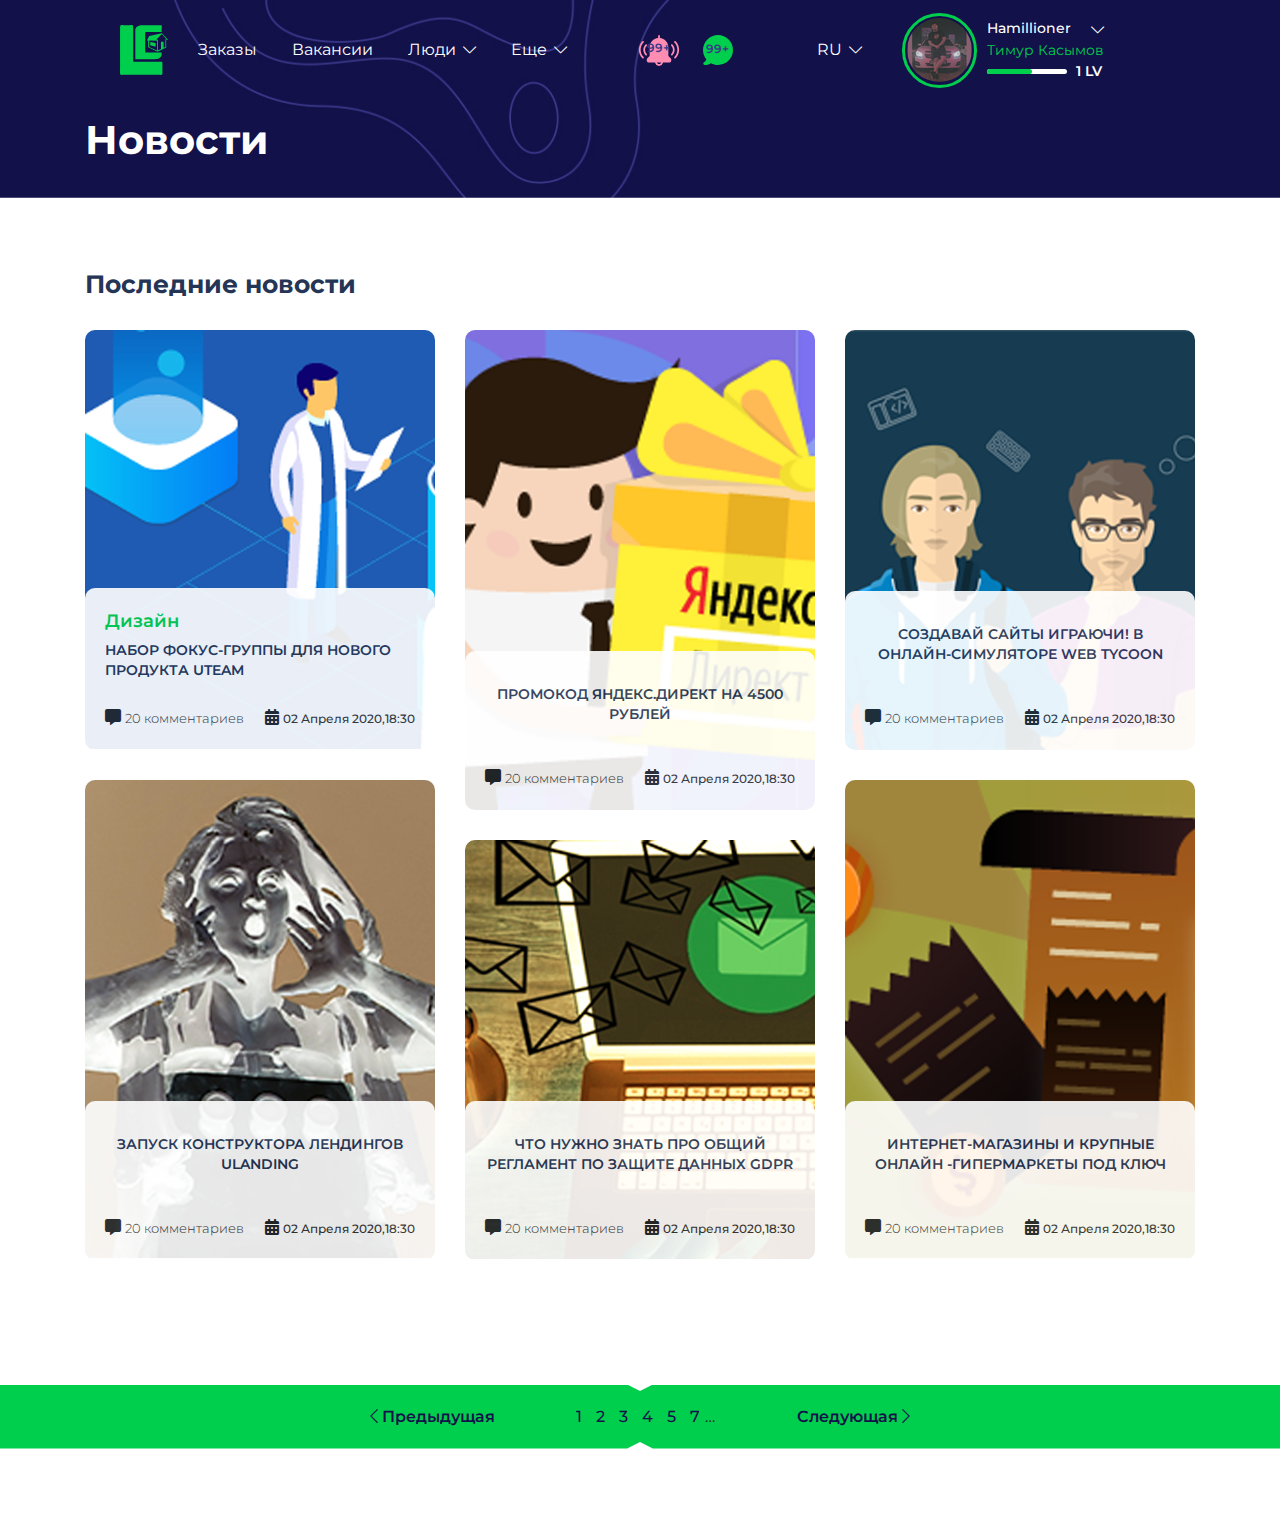
<file: news.html>
<!DOCTYPE html>
<html lang="en">

<head>
  <meta charset="UTF-8">
  <meta name="viewport" content="width=device-width, initial-scale=1.0">
  <title>Letcop news</title>
  <link rel="shortcut icon" href="assets/icons/logo.svg" type="image/x-icon">
  <link rel="stylesheet" href="https://stackpath.bootstrapcdn.com/bootstrap/4.5.2/css/bootstrap.min.css">
  <link rel="stylesheet" href="https://maxcdn.bootstrapcdn.com/bootstrap/4.5.2/css/bootstrap.min.css">
  <link rel="stylesheet" href="https://cdnjs.cloudflare.com/ajax/libs/font-awesome/5.15.1/css/all.min.css">
  <link rel="stylesheet" href="assets/fontawesome/css/all.min.css">
  <link rel="stylesheet" href="assets/css/main.css">
  <link rel="stylesheet" href="assets/css/header.css">
</head>

<body>
  <header class="header_blog">
    <div class="conteiner">
      <div class="head__main_block">
        <div class="head__burger">
          <div class="burger__iteam"></div>
        </div>
        <img class="media__logo" src="assets/icons/icon.svg">

        <div class="head__left">
          <img class="head__logo" src="assets/icons/icon.svg">
          <nav>
            <a href="#/">Заказы</a>
            <a href="#/">Вакансии</a>

            <div class="head__bottom clickedElem">
              <span>Люди</span>
              <i class="fal fa-chevron-down"></i>

              <div class="hide__link">
                <a href="#/">Все команды</a>
                <a href="#/">Все исполнители</a>
              </div>
            </div>

            <div class="head__bottom clickedElem">
              <span>Еще</span>
              <i class="fal fa-chevron-down"></i>

              <div class="hide__link">
                <a href="#/">Форум</a>
                <a href="#/">Блог</a>
                <a href="#/">Новости</a>
              </div>
            </div>
          </nav>
        </div>
        <div class="head__botton">
          <div class="head__bell clickedElem active__bell">
            <p>200</p>
            <svg version="1.1" id="Layer_1" xmlns="http://www.w3.org/2000/svg"
              xmlns:xlink="http://www.w3.org/1999/xlink" x="0px" y="0px" viewBox="0 0 251.2 251.2"
              style="enable-background:new 0 0 251.2 251.2;" xml:space="preserve">
              <path class="st0" d="M174.9,154.9c-0.3-0.3-0.4-0.6-0.4-1v-44.8c0-25.4-19.5-46.3-44.2-48.7V49.8c0-2.6-2.1-4.7-4.7-4.7
            c-2.6,0-4.7,2.1-4.7,4.7v10.7c-24.8,2.4-44.2,23.3-44.2,48.7v44.8c0,0.4-0.2,0.7-0.4,1l-11.7,11.7c-2,2-3.1,4.7-3.1,7.6v3.6
            c0,5.9,4.8,10.8,10.8,10.8h32.7c1.7,9.9,10.3,17.5,20.7,17.5s19-7.6,20.7-17.5H179c5.9,0,10.8-4.8,10.8-10.8v-3.6
            c0-2.9-1.1-5.6-3.1-7.6L174.9,154.9z M125.6,196.7c-5.2,0-9.6-3.5-11.1-8.2h22.1C135.1,193.3,130.8,196.7,125.6,196.7z M61.7,150.1
            c-0.9,0.9-2.1,1.4-3.3,1.4c-1.2,0-2.4-0.5-3.3-1.4c-7.5-7.5-11.6-17.5-11.6-28s4.1-20.6,11.6-28c1.8-1.8,4.8-1.8,6.6,0
            c1.8,1.8,1.8,4.8,0,6.6c-5.7,5.7-8.9,13.3-8.9,21.4c0,8.1,3.1,15.7,8.9,21.4C63.5,145.3,63.5,148.3,61.7,150.1z M45.2,160
            c1.8,1.8,1.8,4.8,0,6.6c-0.9,0.9-2.1,1.4-3.3,1.4c-1.2,0-2.4-0.5-3.3-1.4c-11.9-11.9-18.5-27.7-18.5-44.5s6.6-32.6,18.5-44.5
            c1.8-1.8,4.8-1.8,6.6,0c1.8,1.8,1.8,4.8,0,6.6c-10.1,10.1-15.7,23.6-15.7,37.9S35.1,149.9,45.2,160z M196.1,150.1
            c-0.9,0.9-2.1,1.4-3.3,1.4s-2.4-0.5-3.3-1.4c-1.8-1.8-1.8-4.8,0-6.6c11.8-11.8,11.8-31.1,0-42.9c-1.8-1.8-1.8-4.8,0-6.6
            c1.8-1.8,4.8-1.8,6.6,0C211.6,109.5,211.6,134.7,196.1,150.1z M231,122.1c0,16.8-6.6,32.6-18.5,44.5c-0.9,0.9-2.1,1.4-3.3,1.4
            s-2.4-0.5-3.3-1.4c-1.8-1.8-1.8-4.8,0-6.6c10.1-10.1,15.7-23.6,15.7-37.9s-5.6-27.8-15.7-37.9c-1.8-1.8-1.8-4.8,0-6.6
            c1.8-1.8,4.8-1.8,6.6,0C224.5,89.4,231,105.3,231,122.1z" />
            </svg>

            <div class="hide__modal_block" id="remove__mobile">
              <div class="hide__modal_triangle"></div>
              <div class="hide__bell_modal">
                <div class="hide__modal_iteam">
                  <i class="fas fa-bullhorn"></i>
                  <div class="hide__modal_content">
                    <div class="hide__modal_title">Напоминание</div>
                    <div class="hide__modal_text">Действие вашего вашего тарифа истекает через 1 день! </div>
                  </div>
                </div>
                <div class="hide__modal_iteam">
                  <i class="fas fa-award"></i>
                  <div class="hide__modal_content">
                    <div class="hide__modal_title">Достижение</div>
                    <div class="hide__modal_text">Вы получили новое достижение “Торговец”</div>
                  </div>
                </div>
                <div class="hide__modal_iteam">
                  <i class="fas fa-star"></i>
                  <div class="hide__modal_content">
                    <div class="hide__modal_title">Рейтинг</div>
                    <div class="hide__modal_text">Ваш рейтинг повысился просмотрите новый отзыв от
                      <span>Hamilioner</span></div>

                  </div>
                </div>
                <div class="hide__modal_iteam">
                  <i class="fas fa-star"></i>
                  <div class="hide__modal_content">
                    <div class="hide__modal_title">Рейтинг</div>
                    <div class="hide__modal_text">Ваш рейтинг повысился просмотрите новый отзыв от
                      <span>Hamilioner</span></div>

                  </div>
                </div>
                <div class="hide__modal_iteam">
                  <i class="fas fa-star"></i>
                  <div class="hide__modal_content">
                    <div class="hide__modal_title">Рейтинг</div>
                    <div class="hide__modal_text">Ваш рейтинг повысился просмотрите новый отзыв от
                      <span>Hamilioner</span></div>

                  </div>
                </div>
                <div class="hide__modal_iteam">
                  <i class="fas fa-star"></i>
                  <div class="hide__modal_content">
                    <div class="hide__modal_title">Рейтинг</div>
                    <div class="hide__modal_text">Ваш рейтинг повысился просмотрите новый отзыв от
                      <span>Hamilioner</span></div>
                  </div>
                </div>
                <div class="hide__modal_iteam">
                  <i class="fas fa-gift"></i>
                  <div class="hide__modal_content">
                    <div class="hide__modal_title">Подарки</div>
                    <div class="hide__modal_text">Администрация Letcop поздравляет вас с Днем Рождения, вы получаете в
                      подарок тариф "Gold"</div>

                  </div>
                </div>
                <div class="hide__modal_iteam">
                  <i class="fas fa-exclamation-circle"></i>
                  <div class="hide__modal_content">
                    <div class="hide__modal_title">Администрация</div>
                    <div class="hide__modal_text">Ваш заказ был удален по причине "Ненормативная лексика"</div>
                  </div>
                </div>
              </div>
            </div>
          </div>
          <div class="head__chat active__chat">
            <p>50000000</p>
            <svg version="1.1" id="Capa_1" xmlns="http://www.w3.org/2000/svg" xmlns:xlink="http://www.w3.org/1999/xlink"
              x="0px" y="0px" viewBox="0 0 477.6 477.6" style="enable-background:new 0 0 477.6 477.6;"
              xml:space="preserve">
              <g>
                <g>
                  <path class="st0" d="M407.6,70c-45.1-45.1-105-70-168.8-70S115.1,24.9,70,70c-87,87-93.3,226-15.8,320.2
                  c-10.7,21.9-23.3,36.5-37.6,43.5C7.9,438,3,447.4,4.4,457c1.5,9.7,8.9,17.2,18.6,18.7c5.3,0.8,11,1.3,16.9,1.3l0,0
                  c29.3,0,60.1-10.1,85.8-27.8c34.6,18.6,73.5,28.4,113.1,28.4c63.8,0,123.7-24.8,168.8-69.9s69.9-105.1,69.9-168.8
                  S452.7,115.1,407.6,70z" />
                  <path class="st1"
                    d="M338.8,160h-200c-7.5,0-13.5,6-13.5,13.5s6,13.5,13.5,13.5h200c7.5,0,13.5-6,13.5-13.5S346.2,160,338.8,160z" />
                  <path class="st1" d="M338.8,225.3h-200c-7.5,0-13.5,6-13.5,13.5s6,13.5,13.5,13.5h200c7.5,0,13.5-6,13.5-13.5
                  S346.2,225.3,338.8,225.3z" />
                  <path class="st1" d="M338.8,290.6h-200c-7.5,0-13.5,6-13.5,13.5s6,13.5,13.5,13.5h200c7.5,0,13.5-6,13.5-13.5
                  S346.2,290.6,338.8,290.6z" />
                </g>
              </g>
            </svg>
          </div>
        </div>
        <div class="head__right clickedElem">
          <div class="head__bottom clickedElem">
            <span>RU</span>
            <i class="fal fa-chevron-down"></i>
            <div class="hide__link">
              <a href="#/">UZ</a>
            </div>
          </div>
          <a href="#/" class="head__singIn large_signIn">
            <i class="fal fa-sign-in"></i>
            <p>Войти</p>
          </a>
          <div class="head__profile">
            <div class="head__foto">
              <img src="assets/icons/avatar.png">
            </div>
            <div class="head__profile_content">
              <div class="head__logine">
                <p>Hamillioner</p>
                <i class="fal fa-chevron-down"></i>
              </div>
              <div class="head__name">Тимур Касымов</div>
              <div class="head__line_block">
                <div class="head__line"></div>
                <div class="head__line_number">1 LV</div>
              </div>
            </div>
          </div>
          <div class="head__hide">
            <div class="head__hide_box">
              <div class="head__hide_left">
                <a class="head__hide_share" href="#/">
                  <span>ФИНАНСЫ</span>
                  <i class="fas fa-external-link-alt"></i>
                </a><br>
                <a href="#/">История переводов</a><br>
                <a href="#/">Реферальная программа</a><br>
                <a href="#/">Платный услуги</a><br>
                <a href="#/">Настройки</a><br>
              </div>
              <div class="head__hide_right">
                <a class="head__hide_share" href="#/">
                  <span>ПРОФИЛЬ</span>
                  <i class="fas fa-external-link-alt"></i>
                </a><br>
                <a href="#/">Команды</a><br>
                <a href="#/">Вкладки</a><br>
                <a href="#/">Мои заявки</a><br>
                <a href="#/">Творческая мастерская</a><br>
              </div>
            </div>
            <div class="media__hide_box">
              <div class="media__hide_button">
                <a href="#/">ПРОФИЛЬ</a>
                <i class="fas fa-external-link-alt icon"></i>
                <i class="fal fa-chevron-down down__icon"></i>
              </div>
              <div class="media__hide_links">
                <a href="#/">История переводов</a><br>
                <a href="#/">Реферальная программа</a><br>
                <a href="#/">Платный услуги</a><br>
                <a href="#/">Настройки</a>
              </div>

              <div class="color_blue media__hide_button">
                <a href="#/">ФИНАНСЫ</a>
                <i class="fas fa-external-link-alt icon"></i>
                <i class="fal fa-chevron-down down__icon"></i>
              </div>
              <div class="media__hide_links">
                <a href="#/">Команды</a><br>
                <a href="#/">Вкладки</a><br>
                <a href="#/">Мои заявки</a><br>
                <a href="#/">Творческая мастерская</a>
              </div>
            </div>
            <div class="head__hide_bottom">
              <a class="head__support" href="#/">
                <span>Поддержка</span>
                <i class="fas fa-headset"></i>
              </a>
              <a class="head__logout" href="#/">
                <span>Выход</span>
                <i class="fal fa-sign-out"></i>
              </a>
            </div>
          </div>
        </div>
      </div>
    </div>
    <div class="head__media_modal clickedElem">
      <div class="head__modal_inner">
        <a href="#/">Заказы</a>
        <a href="#/">Вакансии</a>
        <div class="media__hide_box">
          <div class="media__hide_button">
            <a href="#/">Люди</a>
            <i class="fal fa-chevron-down down__icon"></i>
          </div>
          <div class="media__hide_links">
            <a href="#/">Все команды</a>
            <a href="#/">Все исполнители</a>

          </div>

          <div class="media__hide_button">
            <a href="#/">Еще</a>
            <i class="fal fa-chevron-down down__icon"></i>
          </div>
          <div class="media__hide_links">
            <a href="#/">Форум</a>
            <a href="#/">Блог</a>
            <a href="#/">Новости</a>
          </div>
        </div>
        <div class="change__lang">
          <p class="change__title">Язык</p>
          <p class="active__lang">RU</p>
          <p>UZ</p>
        </div>
        <i class="fas fa-times-circle close"></i>
      </div>
      <div class="mobile__modal">
        <div class="head__profile">
          <div class="head__foto">
            <img src="assets/icons/avatar.png">
          </div>
          <div class="head__profile_content">
            <div class="modile__head_login ">
              <p>Hamillioner</p>
            </div>
            <div class="head__name">Тимур Касымов</div>
            <div class="head__line_block">
              <div class="head__line"></div>
              <div class="head__line_number">1 LV</div>
            </div>
          </div>
        </div>
        <div class="mobile__singIn">
          <a href="#/" class="head__singIn">
            <i class="fal fa-sign-in"></i>
            <p>Войти</p>
          </a>
        </div>
        <div class="mobile__normal_menu head_mobile_page">
          <div class="media__hide_box">
            <div class="media__hide_button">
              <a href="#/">Меню</a>
              <i class="fal fa-chevron-down down__icon"></i>
            </div>
            <div class="media__hide_links">
              <a href="#/">Заказы</a>
              <a href="#/">Вакансии</a>
              <a href="#/">Все команды</a>
              <a href="#/">Все исполнители</a>
              <a href="#/">Форум</a>
              <a href="#/">Блог</a>
              <a href="#/">Новости</a>
            </div>

            <div class="media__hide_button">
              <a href="#/">ПРОФИЛЬ</a>
              <i class="fal fa-chevron-down down__icon"></i>
            </div>
            <div class="media__hide_links">
              <a href="#/">История переводов</a>
              <a href="#/">Реферальная программа</a>
              <a href="#/">Платный услуги</a>
              <a href="#/">Настройки</a>
            </div>

            <div class="media__hide_button">
              <a href="#/">ФИНАНСЫ</a>
              <i class="fal fa-chevron-down down__icon"></i>
            </div>
            <div class="media__hide_links">
              <a href="#/">Команды</a>
              <a href="#/">Вкладки</a>
              <a href="#/">Мои заявки</a>
              <a href="#/">Творческая мастерская</a>
            </div>
          </div>
          <div class="change__lang">
            <p class="change__title">Язык</p>
            <p class="active__lang">RU</p>
            <p>UZ</p>
          </div>
          <div class="head__hide_bottom">
            <a class="head__support" href="#/">
              <span>Поддержка</span>
              <i class="fas fa-headset"></i>
            </a>
            <a class="head__logout" href="#/">
              <span>Выход</span>
              <i class="fal fa-sign-out"></i>
            </a>
          </div>
        </div>

        <div class="mobile__singin_menu head__modal_inner mobile_modal_head_page">
          <a href="#/">Заказы</a>
          <a href="#/">Вакансии</a>
          <div class="media__hide_box">
            <div class="media__hide_button">
              <a href="#/">Люди</a>
              <i class="fal fa-chevron-down down__icon"></i>
            </div>
            <div class="media__hide_links">
              <a href="#/">Все команды</a>
              <a href="#/">Все исполнители</a>

            </div>

            <div class="media__hide_button">
              <a href="#/">Еще</a>
              <i class="fal fa-chevron-down down__icon"></i>
            </div>
            <div class="media__hide_links">
              <a href="#/">Форум</a>
              <a href="#/">Блог</a>
              <a href="#/">Новости</a>
            </div>
          </div>
          <div class="change__lang">
            <p class="change__title">Язык</p>
            <p class="active__lang">RU</p>
            <p>UZ</p>
          </div>
          <!-- <i class="fas fa-times-circle close"></i> -->
        </div>

        <i class="fas fa-times-circle close"></i>

      </div>
    </div>

    <div class="mobile__bell_modal hide__modal_block">
      <div class="hide__modal_triangle"></div>
      <div class="hide__bell_modal">
        <div class="hide__modal_iteam">
          <i class="fas fa-bullhorn"></i>
          <div class="hide__modal_content">
            <div class="hide__modal_title">Напоминание</div>
            <div class="hide__modal_text">Действие вашего вашего тарифа истекает через 1 день! </div>
          </div>
        </div>
        <div class="hide__modal_iteam">
          <i class="fas fa-award"></i>
          <div class="hide__modal_content">
            <div class="hide__modal_title">Достижение</div>
            <div class="hide__modal_text">Вы получили новое достижение “Торговец”</div>
          </div>
        </div>
        <div class="hide__modal_iteam">
          <i class="fas fa-star"></i>
          <div class="hide__modal_content">
            <div class="hide__modal_title">Рейтинг</div>
            <div class="hide__modal_text">Ваш рейтинг повысился просмотрите новый отзыв от <span>Hamilioner</span></div>

          </div>
        </div>
        <div class="hide__modal_iteam">
          <i class="fas fa-star"></i>
          <div class="hide__modal_content">
            <div class="hide__modal_title">Рейтинг</div>
            <div class="hide__modal_text">Ваш рейтинг повысился просмотрите новый отзыв от <span>Hamilioner</span></div>

          </div>
        </div>
        <div class="hide__modal_iteam">
          <i class="fas fa-star"></i>
          <div class="hide__modal_content">
            <div class="hide__modal_title">Рейтинг</div>
            <div class="hide__modal_text">Ваш рейтинг повысился просмотрите новый отзыв от <span>Hamilioner</span></div>

          </div>
        </div>
        <div class="hide__modal_iteam">
          <i class="fas fa-star"></i>
          <div class="hide__modal_content">
            <div class="hide__modal_title">Рейтинг</div>
            <div class="hide__modal_text">Ваш рейтинг повысился просмотрите новый отзыв от <span>Hamilioner</span></div>
          </div>
        </div>
        <div class="hide__modal_iteam">
          <i class="fas fa-gift"></i>
          <div class="hide__modal_content">
            <div class="hide__modal_title">Подарки</div>
            <div class="hide__modal_text">Администрация Letcop поздравляет вас с Днем Рождения, вы получаете в подарок
              тариф "Gold"</div>

          </div>
        </div>
        <div class="hide__modal_iteam">
          <i class="fas fa-exclamation-circle"></i>
          <div class="hide__modal_content">
            <div class="hide__modal_title">Администрация</div>
            <div class="hide__modal_text">Ваш заказ был удален по причине "Ненормативная лексика"</div>
          </div>
        </div>
      </div>
    </div>

    <div class="container">
      <div class="row blog_mobile_row_title">
        <div class="col-12 header_blog_sub_text">
          <p>Новости</p>
        </div>
      </div>
    </div>
  </header>
  <div class="head__overlay"></div>



  <section class="last_news reviews">
    <div class="container">
      <div class="row">
        <div class="col-12">
          <p class="title_text">Последние новости</p>
        </div>
      </div>

      <div class="row review" id="first_review">
        <div class="col-lg-4 col-md-6 col-sm-10 col-12 last_news_mobile">
          <div class="new_card_1 new_card w-100 h-100">
            <div class="new_card_sup_date">
              <div class="new_card_title d-flex align-items-center justify-content-between">
                <div class="looked">
                  <i class="far fa-eye"></i>
                  <span>3594</span>
                </div>
                <div class="card_date">
                  <i class="fas fa-calendar-alt"></i>
                  <span class="date">02 Апреля 2020,<span class="clock">18:30</span></span>
                </div>
              </div>
            </div>
            <div class=""></div>
            <div class="new_card_list">
              <div class="card_list_title">
                <div class="title_text">
                  <strong>Дизайн</strong>
                  <p>Набор фокус-группы для нового продукта uTeam</p>
                </div>
                <div class="new_card_sub">
                  <div class="comments">
                    <i class="fas fa-comment-alt"></i>
                    <span><span class="comment_num">20</span> комментариев</span>
                  </div>
                  <div class="card_date">
                    <i class="fas fa-calendar-alt"></i>
                    <span class="date">02 Апреля 2020,<span class="clock">18:30</span></span>
                  </div>
                </div>
              </div>
              <div class="new_card_info">
                <span>Пока почти вся торговля вынужденно переходит в онлайн, мы приготовили для вас хорошую новость: в
                  модуле «Интернет-магазин» появился новый способ получения денежных переводов «Интернет-магазин»
                  появился новый способ ...</span>
                <div class="card_1_sub mt-3">
                  <div class="comments">
                    <i class="fas fa-comment-alt"></i>
                    <span><span class="comment_num">20</span> комментариев</span>
                  </div>
                  <div class="card_button">
                    <a href="./blogInfo.html"><button>читать далее</button></a>
                  </div>
                </div>
              </div>
            </div>
          </div>
        </div>

        <div class="col-lg-4 col-md-6 col-sm-10 col-12 last_news_mobile">
          <div class="new_card_2 new_card w-100">
            <div class="new_card_sup_date">
              <div class="new_card_title d-flex align-items-center justify-content-between">
                <div class="looked">
                  <i class="far fa-eye"></i>
                  <span>3594</span>
                </div>
                <div class="card_date">
                  <i class="fas fa-calendar-alt"></i>
                  <span class="date">02 Апреля 2020,<span class="clock">18:30</span></span>
                </div>
              </div>
            </div>
            <div class=""></div>
            <div class="new_card_list">
              <div class="card_list_title">
                <div class="title_text text-center mt-2 mb-3">
                  <p>Промокод Яндекс.Директ на 4500 рублей</p>
                </div>
                <div class="new_card_sub">
                  <div class="comments">
                    <i class="fas fa-comment-alt"></i>
                    <span><span class="comment_num">20</span> комментариев</span>
                  </div>
                  <div class="card_date">
                    <i class="fas fa-calendar-alt"></i>
                    <span class="date">02 Апреля 2020,<span class="clock">18:30</span></span>
                  </div>
                </div>
              </div>
              <div class="new_card_info">
                <span>Пока почти вся торговля вынужденно переходит в онлайн, мы приготовили для вас хорошую новость: в
                  модуле «Интернет-магазин» появился новый способ получения денежных переводов ...</span>
                <div class="card_1_sub mt-3">
                  <div class="comments">
                    <i class="fas fa-comment-alt"></i>
                    <span><span class="comment_num">20</span> комментариев</span>
                  </div>
                  <div class="card_button">
                    <button>читать далее</button>
                  </div>
                </div>
              </div>
            </div>
          </div>
        </div>

        <div class="col-lg-4 col-md-6 col-sm-10 col-12 last_news_mobile">
          <div class="new_card_3 new_card w-100">
            <div class="new_card_sup_date">
              <div class="new_card_title d-flex align-items-center justify-content-between">
                <div class="looked">
                  <i class="far fa-eye"></i>
                  <span>3594</span>
                </div>
                <div class="card_date">
                  <i class="fas fa-calendar-alt"></i>
                  <span class="date">02 Апреля 2020,<span class="clock">18:30</span></span>
                </div>
              </div>
            </div>
            <div class=""></div>
            <div class="new_card_list">
              <div class="card_list_title">
                <div class="title_text text-center mt-2 mb-3">
                  <p>Создавай сайты играючи! В онлайн-симуляторе Web Tycoon</p>
                </div>
                <div class="new_card_sub">
                  <div class="comments">
                    <i class="fas fa-comment-alt"></i>
                    <span><span class="comment_num">20</span> комментариев</span>
                  </div>
                  <div class="card_date">
                    <i class="fas fa-calendar-alt"></i>
                    <span class="date">02 Апреля 2020,<span class="clock">18:30</span></span>
                  </div>
                </div>
              </div>
              <div class="new_card_info">
                <span>Пока почти вся торговля вынужденно переходит в онлайн, мы приготовили для вас хорошую новость: в
                  модуле «Интернет-магазин» появился новый способ получения денежных переводов ...</span>
                <div class="card_1_sub mt-3">
                  <div class="comments">
                    <i class="fas fa-comment-alt"></i>
                    <span><span class="comment_num">20</span> комментариев</span>
                  </div>
                  <div class="card_button">
                    <button>читать далее</button>
                  </div>
                </div>
              </div>
            </div>
          </div>
        </div>

        <div class="col-lg-4 col-md-6 col-sm-10 col-12">
          <div class="new_card_4 new_card w-100">
            <div class="new_card_sup_date">
              <div class="new_card_title d-flex align-items-center justify-content-between">
                <div class="looked">
                  <i class="far fa-eye"></i>
                  <span>3594</span>
                </div>
                <div class="card_date">
                  <i class="fas fa-calendar-alt"></i>
                  <span class="date">02 Апреля 2020,<span class="clock">18:30</span></span>
                </div>
              </div>
            </div>
            <div class=""></div>
            <div class="new_card_list">
              <div class="card_list_title">
                <div class="title_text text-center mt-2 mb-3">
                  <p>Запуск конструктора лендингов uLanding</p>
                </div>
                <div class="new_card_sub">
                  <div class="comments">
                    <i class="fas fa-comment-alt"></i>
                    <span><span class="comment_num">20</span> комментариев</span>
                  </div>
                  <div class="card_date">
                    <i class="fas fa-calendar-alt"></i>
                    <span class="date">02 Апреля 2020,<span class="clock">18:30</span></span>
                  </div>
                </div>
              </div>
              <div class="new_card_info">
                <span>Пока почти вся торговля вынужденно переходит в онлайн, мы приготовили для вас хорошую новость: в
                  модуле «Интернет-магазин» появился новый способ получения денежных переводов ...</span>
                <div class="card_1_sub mt-3">
                  <div class="comments">
                    <i class="fas fa-comment-alt"></i>
                    <span><span class="comment_num">20</span> комментариев</span>
                  </div>
                  <div class="card_button">
                    <button>читать далее</button>
                  </div>
                </div>
              </div>
            </div>
          </div>
        </div>

        <div class="col-lg-4 col-md-6 col-sm-10 col-12 last_news_mobile" style="margin-top: 30px;">
          <div class="new_card_5 new_card w-100">
            <div class="new_card_sup_date">
              <div class="new_card_title d-flex align-items-center justify-content-between">
                <div class="looked">
                  <i class="far fa-eye"></i>
                  <span>3594</span>
                </div>
                <div class="card_date">
                  <i class="fas fa-calendar-alt"></i>
                  <span class="date">02 Апреля 2020,<span class="clock">18:30</span></span>
                </div>
              </div>
            </div>
            <div class=""></div>
            <div class="new_card_list">
              <div class="card_list_title">
                <div class="title_text text-center mt-2 mb-3">
                  <p>Что нужно знать про Общий регламент по защите
                    данных GDPR</p>
                </div>
                <div class="new_card_sub">
                  <div class="comments">
                    <i class="fas fa-comment-alt"></i>
                    <span><span class="comment_num">20</span> комментариев</span>
                  </div>
                  <div class="card_date">
                    <i class="fas fa-calendar-alt"></i>
                    <span class="date">02 Апреля 2020,<span class="clock">18:30</span></span>
                  </div>
                </div>
              </div>
              <div class="new_card_info">
                <span>Пока почти вся торговля вынужденно переходит в онлайн, мы приготовили для вас хорошую новость: в
                  модуле «Интернет-магазин» появился новый способ получения денежных переводов ...</span>
                <div class="card_1_sub mt-3">
                  <div class="comments">
                    <i class="fas fa-comment-alt"></i>
                    <span><span class="comment_num">20</span> комментариев</span>
                  </div>
                  <div class="card_button">
                    <button>читать далее</button>
                  </div>
                </div>
              </div>
            </div>
          </div>
        </div>

        <div class="col-lg-4 col-md-6 col-sm-10 col-12">
          <div class="new_card_6 new_card w-100">
            <div class="new_card_sup_date">
              <div class="new_card_title d-flex align-items-center justify-content-between">
                <div class="looked">
                  <i class="far fa-eye"></i>
                  <span>3594</span>
                </div>
                <div class="card_date">
                  <i class="fas fa-calendar-alt"></i>
                  <span class="date">02 Апреля 2020,<span class="clock">18:30</span></span>
                </div>
              </div>
            </div>
            <div class=""></div>
            <div class="new_card_list">
              <div class="card_list_title">
                <div class="title_text text-center mt-2 mb-3">
                  <p>Интернет-магазины и крупные онлайн -гипермаркеты под ключ</p>
                </div>
                <div class="new_card_sub">
                  <div class="comments">
                    <i class="fas fa-comment-alt"></i>
                    <span><span class="comment_num">20</span> комментариев</span>
                  </div>
                  <div class="card_date">
                    <i class="fas fa-calendar-alt"></i>
                    <span class="date">02 Апреля 2020,<span class="clock">18:30</span></span>
                  </div>
                </div>
              </div>
              <div class="new_card_info">
                <span>Пока почти вся торговля вынужденно переходит в онлайн, мы приготовили для вас хорошую новость: в
                  модуле «Интернет-магазин» появился новый способ получения денежных переводов ...</span>
                <div class="card_1_sub mt-3">
                  <div class="comments">
                    <i class="fas fa-comment-alt"></i>
                    <span><span class="comment_num">20</span> комментариев</span>
                  </div>
                  <div class="card_button">
                    <button>читать далее</button>
                  </div>
                </div>
              </div>
            </div>
          </div>
        </div>
      </div>
    </div>
  </section>

  <section class="reviews_buttons_desktop">
    <div class="container">
      <div class="row d-flex justify-content-center">
        <div class="col-md-6 d-flex align-items-center justify-content-between">
          <button class="reviews_button_right"><i class="fal fa-chevron-left"></i> Предыдущая</button>
          <span class="review_counters_desktop">
            <a href="">1</a>
            <a href="#first_review">2</a>
            <a href="">3</a>
            <a href="">4</a>
            <a href="">5</a>
            <a href="">72</a>
          </span>
          <button class="reviews_button_right">Следующая <i class="fal fa-chevron-right"></i></button>
        </div>
      </div>
    </div>
  </section>

  <section class="reviews_buttons_mobile">
    <div class="container">
      <div class="row d-flex justify-content-center">
        <div class="col-md-6 d-flex align-items-center justify-content-between">
          <button class="reviews_button_right"><i class="fal fa-chevron-left"></i> Предыдущая</button>
          <span class="review_counter">1</span>
          <button class="reviews_button_right">Следующая <i class="fal fa-chevron-right"></i></button>
        </div>
      </div>
    </div>
  </section>


  <script src="assets/js/mouseCard.js"></script>
  <script src="assets/js/header.js"></script>
  <script src="assets/js/carusel.js"></script>
</body>

</html>
</file>
<file: assets/css/main.css>
@charset "UTF-8";
@import url("https://fonts.googleapis.com/css2?family=Montserrat:wght@300;400;500;600;700;800;900&display=swap");
*, *:before, *:after {
  margin: 0;
  padding: 0;
  box-sizing: border-box;
  -moz-box-sizing: border-box;
  -webkit-box-sizing: border-box;
  -o-box-sizing: border-box;
  -ms-box-sizing: border-box;
}

/* Изменение цвета выделения на старнице */
::-moz-selection {
  background: #00CF4D;
  color: #fff;
}
::selection {
  background: #00CF4D;
  color: #fff;
}

::-moz-selection {
  background: #00CF4D;
  color: #fff;
}

::-webkit-selection {
  background: #00CF4D;
  color: #fff;
}

button {
  border: none;
  background-color: #00cf4d;
}

button:hover,
.start_new:hover {
  -webkit-box-shadow: 0px 0px 13px 2px #00cf4d;
  box-shadow: 0px 0px 13px 2px #00cf4d;
  color: #ffffff !important;
}

button:focus {
  outline: none;
}

.title_text {
  font-size: 25px;
  font-weight: 700;
  color: #253556;
  padding-bottom: 10px;
}

::-moz-selection {
  background: #00CF4D;
  color: #fff;
}

::selection {
  background: #00CF4D;
  color: #fff;
}

::-moz-selection {
  background: #00CF4D;
  color: #fff;
}

::-webkit-selection {
  background: #00CF4D;
  color: #fff;
}

body {
  font-family: 'Montserrat', sans-serif;
}

body .header_blog {
  background-image: url("../images/header.jpg");
  background-repeat: no-repeat;
  background-size: cover;
  color: #ffffff;
  padding: 20px 0 45px;
}

body .header_blog .head__logine i {
  margin-top: -15px;
}

body .header_blog .close,
body .header_blog .fa-times-circle,
body .header_blog .mobile__bell_modal {
  z-index: 99 !important;
}

body .header_blog .header_blog_sub_text {
  display: block;
  font-size: 40px;
  font-weight: 700;
  color: #ffffff;
  margin-top: -10px;
}

body .header_blog .head__main_block {
  margin-left: 50px;
  height: 100px !important;
  padding-bottom: 40px;
}

body .header_blog .head__name {
  margin-top: -15px;
}

body .header_blog .large_signIn {
  margin-top: 25px;
  margin-right: 50px;
}

body .last_news {
  padding: 35px 0;
}

body .last_news .new_card {
  width: 100%;
  height: 420px;
  position: relative !important;
  border-radius: 10px;
}

body .last_news .bgc_back {
  position: absolute;
  top: 0;
  left: 0;
  right: 0;
  width: 100%;
  height: 100%;
  background-color: #0009;
  border-radius: 10px;
}

body .last_news .new_card_sup_date {
  display: none;
}

body .last_news .new_card_hide {
  display: block;
}

body .last_news .new_card_title {
  display: none;
  position: absolute;
  top: 5px;
  left: 5px;
  z-index: 1;
  width: 100%;
}

body .last_news .new_card_title i {
  color: #ffffff;
  padding-left: 20px;
  padding-top: 20px;
}

body .last_news .new_card_title span {
  color: #ffffff;
  padding-left: 10px;
  font-size: 13px;
  font-weight: 300;
  padding-right: 10px;
  padding-top: 20px;
}

body .last_news .new_card_list {
  position: absolute !important;
  left: 0;
  right: 0;
  bottom: 0;
  background-color: #ffffff;
  opacity: .9;
  padding: 20px;
  border-top-left-radius: 10px;
  border-top-right-radius: 10px;
  z-index: 1;
}

body .last_news .new_card_list strong {
  font-size: 18px;
  font-weight: 600;
  color: #00cf4d;
  display: -webkit-box;
  display: -ms-flexbox;
  display: flex;
}

body .last_news .new_card_list p {
  padding-top: 5px;
  font-size: 14px;
  line-height: 20px;
  font-weight: 600;
  text-transform: uppercase;
}

body .last_news .new_card_list span {
  font-size: 12px;
  line-height: 15px;
  color: #333333;
  font-weight: 500;
}

body .last_news .comments span {
  font-size: 13px;
  font-weight: 300;
}

body .last_news .card_button button {
  width: 155px;
  height: 25px;
  border-radius: 30px;
  font-size: 12px;
  color: #12114a;
  font-weight: 500;
  text-transform: uppercase;
}

body .last_news .new_card_sub,
body .last_news .card_1_sub {
  display: -webkit-box;
  display: -ms-flexbox;
  display: flex;
  -webkit-box-pack: justify;
      -ms-flex-pack: justify;
          justify-content: space-between;
  -webkit-box-align: center;
      -ms-flex-align: center;
          align-items: center;
}

body .last_news .new_card_4,
body .last_news .new_card_6,
body .last_news .new_card_10,
body .last_news .new_card_12 {
  margin-top: -30px;
}

body .last_news .new_card_2,
body .last_news .new_card_4,
body .last_news .new_card_6,
body .last_news .new_card_8,
body .last_news .new_card_10,
body .last_news .new_card_12 {
  height: 480px;
}

body .last_news .new_card_1 {
  background-image: url("../images/photo_news.png");
  background-size: cover;
  background-position: center;
  background-repeat: no-repeat;
  height: 420px !important;
}

body .last_news .new_card_2 {
  background-image: url("../images/photo_news2.png");
  background-size: cover;
  background-position: center;
  background-repeat: no-repeat;
}

body .last_news .new_card_3 {
  background-image: url("../images/photo_news3.png");
  background-size: cover;
  background-position: center;
  background-repeat: no-repeat;
}

body .last_news .new_card_4 {
  background-image: url("../images/photo_news4.png");
  background-size: cover;
  background-position: center;
  background-repeat: no-repeat;
}

body .last_news .new_card_5 {
  background-image: url("../images/photo_news5.png");
  background-size: cover;
  background-position: center;
  background-repeat: no-repeat;
}

body .last_news .new_card_6 {
  background-image: url("../images/photo_news6.png");
  background-size: cover;
  background-position: center;
  background-repeat: no-repeat;
}

body .last_news .new_card_7 {
  background-image: url("../images/last_new1.png");
  background-size: cover;
  background-position: center;
  background-repeat: no-repeat;
}

body .last_news .new_card_8 {
  background-image: url("../images/last_new2.png");
  background-size: cover;
  background-position: center;
  background-repeat: no-repeat;
}

body .last_news .new_card_9 {
  background-image: url("../images/last_new3.png");
  background-size: cover;
  background-position: center;
  background-repeat: no-repeat;
}

body .last_news .new_card_10 {
  background-image: url("../images/last_new4.png");
  background-size: cover;
  background-position: center;
  background-repeat: no-repeat;
}

body .last_news .new_card_11 {
  background-image: url("../images/last_new5.png");
  background-size: cover;
  background-position: center;
  background-repeat: no-repeat;
  margin-top: 30px;
}

body .last_news .new_card_12 {
  background-image: url("../images/last_new6.png");
  background-size: cover;
  background-position: center;
  background-repeat: no-repeat;
}

body .last_news .new_card_info {
  display: none;
}

body .last_news .hide_card_info {
  display: block;
}

body .last_news .card_date_show {
  display: none;
}

body .reviews_buttons_desktop {
  margin: 90px 0;
  padding: 20px 0;
  background-color: #00cf4d;
  -webkit-clip-path: polygon(50% 10%, 51% 0, 100% 0, 100% 100%, 51% 100%, 50% 90%, 49% 100%, 0 100%, 0 0, 49% 0);
          clip-path: polygon(50% 10%, 51% 0, 100% 0, 100% 100%, 51% 100%, 50% 90%, 49% 100%, 0 100%, 0 0, 49% 0);
}

body .reviews_buttons_desktop .review_counters_desktop {
  width: 140px;
  white-space: nowrap;
  overflow: hidden;
  text-overflow: ellipsis;
  letter-spacing: 5px;
}

body .reviews_buttons_desktop .review_counters_desktop a {
  color: #12114a;
  font-weight: 500;
}

body .reviews_buttons_desktop .review_counters_desktop a:hover {
  color: #ffffff;
}

body .reviews_buttons_desktop button {
  color: #12114a;
  font-weight: 600;
}

body .reviews_buttons_mobile {
  display: none;
  margin: 90px 0;
  padding: 20px 0;
  background-color: #00cf4d;
  -webkit-clip-path: polygon(50% 10%, 51% 0, 100% 0, 100% 100%, 51% 100%, 50% 90%, 49% 100%, 0 100%, 0 0, 49% 0);
          clip-path: polygon(50% 10%, 51% 0, 100% 0, 100% 100%, 51% 100%, 50% 90%, 49% 100%, 0 100%, 0 0, 49% 0);
}

body .reviews_buttons_mobile .review_counter {
  width: 30px;
  height: 30px;
  border-radius: 5px;
  background-color: #fff;
  color: #12114a;
  font-size: 18px;
  font-weight: 600;
  margin-right: 8px;
  text-align: center;
}

body .back_home {
  margin-top: -20px;
  background-color: #f8f8fa;
  padding: 35px 0;
}

body .back_home .back_home_text {
  font-size: 22px;
  color: #b1b1b3;
  font-weight: 600;
}

body .back_home .back_home_text i {
  padding-right: 15px;
}

body .card_new_info_page .new_info_page_title {
  font-size: 27px;
  line-height: 35px;
  color: #253556;
  font-weight: 600;
  padding-top: 40px;
}

body .card_new_info_page .info_page_user span {
  font-size: 12px;
  padding-left: 6px;
  color: #12114a;
}

body .card_new_info_page .info_page_user i {
  color: #12114a;
}

body .card_new_info_page .new_info_page_text p {
  line-height: 20px;
  color: #333333;
  font-weight: 500;
}

body .comments_box {
  background-color: #f8f8fa;
  padding: 30px 0;
  margin-top: 45px;
}

body .comments_box .my_comment {
  display: -webkit-box;
  display: -ms-flexbox;
  display: flex;
  -webkit-box-pack: justify;
      -ms-flex-pack: justify;
          justify-content: space-between;
  -webkit-box-align: center;
      -ms-flex-align: center;
          align-items: center;
}

body .comments_box .my_comment form {
  display: -webkit-box;
  display: -ms-flexbox;
  display: flex;
  -webkit-box-pack: justify;
      -ms-flex-pack: justify;
          justify-content: space-between;
  -webkit-box-align: center;
      -ms-flex-align: center;
          align-items: center;
  position: relative;
}

body .comments_box .my_comment form #my__comment {
  border: none;
  border-radius: 30px;
  height: 30px;
  font-size: 13px;
  font-weight: 500;
  padding-left: 10px;
  color: #0f0e41;
  padding: 5px 160px 5px 15px;
  overflow: hidden;
  resize: none;
}

body .comments_box .my_comment form #my__comment:focus {
  outline: none;
}

body .comments_box .my_comment form button {
  position: absolute;
  top: 0;
  right: 0;
  height: 30px;
  width: 150px;
  font-size: 13px;
  font-weight: 500;
  border: none;
  border-radius: 30px;
  background-color: #00cf4d;
  text-transform: uppercase;
}

body .comments_box .comments_group {
  min-height: 180px;
  display: -webkit-box;
  display: -ms-flexbox;
  display: flex;
  position: relative;
  margin-top: 30px;
}

body .comments_box .user_info strong {
  font-size: 18px;
  font-weight: 400;
  color: #12114a;
}

body .comments_box .user_info span {
  font-size: 13px;
  font-weight: 400;
  color: #12114a;
}

body .comments_box .user_info i {
  padding: 0 15px;
}

body .comments_box .text_comment {
  width: -100%;
  height: auto;
  padding: 12px;
  background-color: #ffffff;
  border-radius: 20px;
  font-size: 14px;
  font-weight: 500;
  color: #12114a;
  margin-top: 10px;
}

body .comments_box .comment_bgc {
  background-color: #c1c4ca !important;
}

body .comments_box .reply {
  position: absolute;
  bottom: 0;
  left: 0;
  display: none !important;
}

body .comments_box .reply_hide {
  margin-top: 15px;
  display: block !important;
}

body .comments_box .reply a {
  font-size: 14px;
  font-weight: 500;
  color: #253556;
}

body .comments_box .reply i {
  -webkit-transform: rotateY(180deg);
          transform: rotateY(180deg);
}

@media screen and (min-width: 993px) and (max-width: 1257px) {
  body .last_news .new_card_sub,
  body .last_news .new_card_title {
    display: -webkit-box;
    display: -ms-flexbox;
    display: flex;
    -webkit-box-pack: start !important;
        -ms-flex-pack: start !important;
            justify-content: start !important;
    -webkit-box-align: start !important;
        -ms-flex-align: start !important;
            align-items: start !important;
    -webkit-box-orient: vertical !important;
    -webkit-box-direction: normal !important;
        -ms-flex-direction: column !important;
            flex-direction: column !important;
    line-height: 45px;
    margin-top: -20px !important;
  }
  body .last_news .card_1_sub {
    display: -webkit-box;
    display: -ms-flexbox;
    display: flex;
    -webkit-box-pack: start !important;
        -ms-flex-pack: start !important;
            justify-content: start !important;
    -webkit-box-align: start !important;
        -ms-flex-align: start !important;
            align-items: start !important;
    -webkit-box-orient: vertical !important;
    -webkit-box-direction: normal !important;
        -ms-flex-direction: column !important;
            flex-direction: column !important;
  }
  body .card_date {
    margin-top: -30px !important;
  }
  body .card_1_sub {
    -webkit-box-orient: vertical !important;
    -webkit-box-direction: normal !important;
        -ms-flex-direction: column !important;
            flex-direction: column !important;
  }
  body .card_1_sub .card_button {
    margin-top: 20px !important;
    display: -webkit-box;
    display: -ms-flexbox;
    display: flex;
    -webkit-box-pack: center;
        -ms-flex-pack: center;
            justify-content: center;
    -webkit-box-align: center;
        -ms-flex-align: center;
            align-items: center;
  }
  body .new_card_1 .card_date span {
    color: #fff !important;
  }
  body .hide_page_tablet {
    display: none !important;
  }
  body .head__media_modal {
    width: 300px;
    height: 40vh !important;
    position: absolute !important;
  }
  body .head_mobile_page_sub {
    display: none !important;
  }
  body .mobile_modal_head_page {
    display: none !important;
  }
  body .new_card {
    height: 420px !important;
  }
  body .head_mobile_page_item {
    display: none !important;
  }
}

@media only screen and (min-width: 768px) and (max-width: 992px) {
  body .header_blog {
    padding: 20px 0 50px !important;
  }
  body .header_blog .header_blog_sub_text {
    margin-top: -30px !important;
  }
  body .back_home {
    margin-top: -30px !important;
  }
  body .benefits_tablet {
    margin-top: 20px;
  }
  body .new_card_list {
    padding: 20px 10px !important;
  }
  body .performers button {
    margin-top: 22px;
  }
  body .head_logo_tablet {
    margin-right: 150px !important;
  }
  body .hide_page_tablet {
    display: none !important;
  }
  body .head__media_modal {
    width: 300px;
    height: 50vh !important;
    position: absolute !important;
  }
  body .head_mobile_page {
    display: none !important;
  }
  body .mobile_modal_head_page {
    display: none !important;
  }
  body .new_card {
    height: 420px !important;
  }
  body .head_mobile_page_item {
    display: none !important;
  }
  body .comments_group {
    display: -webkit-box;
    display: -ms-flexbox;
    display: flex;
    -webkit-box-align: start !important;
        -ms-flex-align: start !important;
            align-items: flex-start !important;
    -webkit-box-pack: start !important;
        -ms-flex-pack: start !important;
            justify-content: start !important;
  }
  body .user_info {
    margin: 20px !important;
  }
  body .reviews_buttons_desktop {
    display: none;
  }
  body .reviews_buttons_mobile {
    display: block;
  }
  body .new_card_3,
  body .new_card_4,
  body .new_card_6 {
    margin-top: 30px !important;
  }
  body .new_card_12 {
    margin-top: 0 !important;
  }
  body .new_card_9,
  body .new_card_10 {
    margin: 30px 0 !important;
  }
  body .new_card_11 {
    margin: 0 !important;
  }
}

@media only screen and (max-width: 767px) {
  body .header_blog {
    padding: 0 0 30px !important;
  }
  body .header_blog .header_blog_sub_text {
    margin-top: -10px !important;
    font-size: 35px !important;
    letter-spacing: 2px;
    font-weight: 600 !important;
  }
  body .last_news .last_news_mobile {
    margin-bottom: 30px;
  }
  body .updates_list .updates_btn {
    margin-top: 20px;
  }
  body .head__media_modal {
    height: 94vh !important;
  }
  body .head_mobile_page_sub {
    margin-top: 50px !important;
  }
  body .head_mobile_page_sub .head__singIn {
    margin-left: 130px !important;
  }
  body .new_card {
    height: 420px !important;
  }
  body .head__main_block {
    margin: 0 !important;
  }
  body .comments_group {
    display: -webkit-box;
    display: -ms-flexbox;
    display: flex;
    -webkit-box-align: start !important;
        -ms-flex-align: start !important;
            align-items: flex-start !important;
  }
  body .user_info {
    margin: 20px !important;
  }
  body .my_comment {
    display: -webkit-box;
    display: -ms-flexbox;
    display: flex;
    -webkit-box-align: start !important;
        -ms-flex-align: start !important;
            align-items: start !important;
  }
  body .my_comment form {
    -webkit-box-orient: vertical !important;
    -webkit-box-direction: normal !important;
        -ms-flex-direction: column !important;
            flex-direction: column !important;
  }
  body .my_comment form button {
    position: relative !important;
  }
  body .my_comment form textarea {
    height: auto !important;
  }
  body .comments_group img,
  body .my_comment img {
    width: 100% !important;
  }
  body .comments_group .user_info {
    margin-top: -10px !important;
    margin-left: 0 !important;
  }
  body .user_info .date_time {
    -webkit-box-orient: vertical !important;
    -webkit-box-direction: normal !important;
        -ms-flex-direction: column !important;
            flex-direction: column !important;
    -webkit-box-align: start !important;
        -ms-flex-align: start !important;
            align-items: start !important;
  }
  body .user_info strong {
    width: 120px;
    white-space: nowrap;
    overflow: hidden;
    text-overflow: ellipsis;
  }
  body .reviews_buttons_desktop {
    display: none;
  }
  body .reviews_buttons_mobile {
    display: block;
  }
  body .new_card_9,
  body .new_card_10,
  body .new_card_11 {
    margin-bottom: 30px !important;
  }
  body .new_card_4,
  body .new_card_6 {
    margin-top: 0px !important;
  }
}

@media only screen and (max-width: 567px) {
  body header .mobile_row_title {
    margin-top: 0 !important;
  }
  body header .header_sub_text p {
    font-size: 35px !important;
    letter-spacing: 2px;
    padding-left: 10px;
  }
  body .title_text {
    text-align: center;
  }
  body .head__singIn {
    display: block !important;
  }
  body .comments_group img,
  body .my_comment img {
    width: 160% !important;
  }
  body .user_info {
    margin-left: 0 !important;
  }
  body .my_comment textarea {
    padding-right: 20px !important;
  }
  body .my_comment button {
    margin: 20px auto !important;
  }
  body .last_news {
    margin-top: -20px !important;
  }
}

@media only screen and (max-width: 467px) {
  body .user_info strong {
    font-size: 16px !important;
    width: 100px !important;
  }
  body .user_info span {
    font-size: 12px !important;
  }
  body .info_page_user {
    -ms-flex-wrap: wrap !important;
        flex-wrap: wrap !important;
  }
  body .comment_num_mobile {
    margin-right: 20px !important;
  }
  body .new_info_page_title,
  body .comments_box .title_text {
    font-size: 20px !important;
    line-height: 22px !important;
  }
  body .header_sub_text p {
    font-size: 25px !important;
  }
  body .back_home {
    padding: 20px 0 !important;
  }
  body .back_home .back_home_text {
    font-size: 18px !important;
  }
  body .card_new_info_page .blog_img {
    height: 200px !important;
    -o-object-fit: cover;
       object-fit: cover;
  }
  body .my_comment form button {
    margin-left: 40px !important;
  }
  body form textarea {
    resize: vertical !important;
    overflow: auto !important;
    border-radius: 10px !important;
  }
}

@media screen and (max-width: 368px) {
  body .new_card_list {
    padding: 20px 5px !important;
  }
}
/*# sourceMappingURL=main.css.map */
</file>
<file: assets/css/header.css>
.conteiner
{
    width: 100%;
    max-width: 1170px;
    margin: 0 auto;
    padding: 0 15px;
}
.head__main_block
{
    display: flex;

    align-items: center;
    justify-content: space-between;
    position: relative;
    z-index: 99999;
}
.head__logo
{
    width: 48px;
    height: 50px;
    margin-right: 30px;
}
nav
{
    display: flex;

    align-items: center;
}
.head__bottom{
	position: relative;
    cursor: pointer;
}
.active{
    color: #00CF4D !important;
}
.active i {
    transform: rotate(-180deg);
}
.active .hide__link{
    top: 28px;
    opacity: 1;
    visibility: visible;
}
nav a,
.head__bottom
{
    font-size: 16px;

    margin-right: 35px;

    transition: .3s;
    text-decoration: none;

    color: #fff;
}
nav a:hover,
.head__bottom:hover,
.head__bottom:hover i
{
    color: #00cf4d;
}
.head__bottom:last-child
{
    margin-right: 0;
}
.head__bottom{
    user-select: none;
}
.head__bottom i
{
    font-size: 15px;

    margin-left: 3px;

    transition: .3s;

    color: inherit;
}
.head__right,
.head__left
{
    display: flex;

    align-items: center;
}
.head__right {
    position: relative;
    z-index: 99999
}
.head__right .head__bottom
{
    margin-right: 40px;
}
.head__right .head__bottom .hide__link a{
    text-decoration: none;
    color: #fff;
    font-size: 16px;
    transition: 0.3s;
}
.head__right .head__bottom .hide__link a:hover {
    text-decoration: underline;
    color: #00CF4D;
}
.head__right .show__link{
    top: 20px;
}
.head__right
{
    position: relative;

    padding-left: 37px;
    padding-top: 15px;
    padding-bottom: 15px;

    width: 430px;

    transition: 0.3s;
}
.activeProfile{
    background-color: #12114A;
    box-shadow: 0px 10px 49px 0px rgba(255, 255, 255, 0.1);
}
.activeProfile .head__profile .head__profile_content .head__logine i{
    transform: rotate(-180deg);
}
.activeProfile .head__profile .head__profile_content .head__logine{
    color: #00CF4D;
}
.activeProfile .head__hide{
    top: 104px;
    opacity: 1;
    visibility: visible;
}
.head__profile
{
    display: none;

    align-items: center;
}
.head__profile_content
{
    font-size: 14px;
}
.head__foto
{
    display: flex;

    width: 75px;
    height: 75px;
    margin-right: 10px;

    border: 3px solid #00cf4d;
    border-radius: 50%;

    align-items: center;
    justify-content: center;
}
.head__foto img
{
    border-radius: 50%;
}
.head__logine
{
    font-weight: 500;

    display: flex;

    align-items: center;
    cursor: pointer;

    color: #fff;
}
.head__logine i
{
    font-size: 15px;

    margin-left: 20px;

    transition: 0.3s;

    color: inherit;
}
.head__name
{
    color: #00cf4d;
}
.head__line_number
{
    font-weight: 600;
}
.head__line_block
{
    display: flex;

    align-items: center;
}
.head__line
{
    position: relative;

    width: 80px;
    height: 5px;
    margin-right: 9px;

    border-radius: 2.5px;
    background-color: #fff;
}
.head__line:before
{
    position: absolute;
    top: 0;
    left: 0;

    width: 45px;
    height: 100%;

    content: '';

    border-radius: 2.5px;
    background-color: #00cf4d;
}
.head__hide
{
    position: absolute;
    top: 60px;
    /*right: -100px;*/
    right: 0;

    width: 100%;

    background-color: #12114a;
    border-top: 1px solid #373685;

    border-radius: 0 0 10px 10px;

  	box-shadow: 0px 25px 49px 0px rgba(255, 255, 255, 0.1);

    opacity: 0;
    visibility: hidden;

    transition: 0.4s;
    /*z-index: -1;*/
}
.head__hide_box{
	display: flex;
	align-items: flex-start;
    padding: 19px 0 14px 37px;
}
.head__hide_left,.head__hide_right{
	width: 50%;
}
.head__hide_left a,.head__hide_right a{
    font-size: 14px;
    display: inline-block;
    margin-bottom: 18px;
    text-decoration: none;
    color: #fff;
    position: relative;
}
.head__hide_left a:last-child
{
    margin-bottom: 0;
}
.head__hide_right a:last-child
{
    margin-bottom: 0;
}
.head__hide_left a:after{
	content: "";
	width: 0;
	height: 1px;
	background-color: #fff;
	position: absolute;
	bottom: -1px;
	left: 0;
	transition: 0.3s;
}
.head__hide_left a:hover:after{
	width: 100%;
}
.head__hide_right a:after,.head__support:after,.head__logout:after{
	content: "";
	width: 0;
	height: 1px;
	background-color: #706cff;
	position: absolute;
	bottom: -1px;
	left: 0;
	transition: 0.3s;
}
.head__hide_right a:hover:after{
	width: 100%;
}
.head__support:after{
	background-color: #00CF4D;
}
.head__support:hover {
    color: #00CF4D;
}
.head__logout:hover {
    color: #706cff;
}
.head__logout:after{
	background-color: #706cff;
}
.head__support:hover:after{
	width: 100%;
}
.head__logout:hover:after{
	width: 100%;
}
.head__hide_share span
{
    font-size: 16px;
    font-weight: 600;
}
.head__hide_share i
{
    font-size: 16px;
    font-weight: 500;

    margin-left: 12px;
}
.head__hide_right a{
	color: #706cff;
}
.head__hide_bottom{
	width: 100%;
	background-color: #3A3889;
	padding: 14px 13px 16px 37px;
	border-radius: 0 0 10px 10px;
	display: flex;
	align-items: center;
	justify-content: space-between;
}
.head__hide_bottom a{
	text-decoration: none;
}
.head__hide_bottom a i{
	margin-left: 11px;
}
.head__support{
	color: #00cf4d;
	font-size: 16px;
	font-weight: 500;
	position: relative;
}
.head__logout{
	font-size: 16px;
	color: #706cff;
	position: relative;
}
.hide__link{
	position: absolute;
	top: 0px;
	left: 0;
	width: 150px;
	/*display: none;*/
    opacity: 0;
    visibility: hidden;
    z-index: 1;
    transition: 0.4s;
}
.show__link{
    top: 28px;
}
.hide__link a{
	margin-right: 0;
	display: block;
  	line-height: 1.25;
}
.hide__link a:hover{
	color: #00cf4d;
	text-decoration: underline;
}
.head__botton{
	display: flex;
	align-items: center;
    margin-left: 20px;
}
.head__bell{
	margin-right: 20px;
	position: relative;
    user-select: none;
    cursor: pointer;
}
.head__chat{
	position: relative;
}
.head__bell svg{
	width: 48px;
	height: 49px;
	fill: rgba(255,255,255,0.5);
	transition: 0.3s;
}
.head__chat{
    user-select: none;
    cursor: pointer;
}
.head__chat svg{
	width: 30px;
	height: 30px;
	fill: rgba(255,255,255,0.5);
	transition: 0.3s;
}
.head__bell svg:hover{
	fill: #D0CFDB;
}
.head__chat svg:hover{
	fill: #D0CFDB;
}
.head__chat p:hover + svg{
    fill: #D0CFDB;
}
.head__bell p:hover + svg{
    fill: #D0CFDB;
}
.st1{
	fill: #14134D;
}
.active__bell svg{
	fill: #FF8CB2;
}
.active__chat svg{
	fill: #00CF4D;
}
.active__chat .st1{
	fill: transparent;
}
.active__bell p,.active__chat p{
	color: #3a3889;
	font-size: 12px;
	font-weight: 600; 
	position: absolute;
	top: 45%;
	left: 50%;
	transform: translate(-50%,-50%);
}

.hide__modal_block{
	position: absolute;
	top: 10px;
	left: 50%;
	transform: translateX(-50%);
	background-color: #EEEEEF;
	border-radius: 8px;
    opacity: 0;
    visibility: hidden;
    transition: 0.4s;
}
.activeBell .hide__modal_block{
    top: 62px;
    opacity: 1;
    visibility: visible;
}
.hide__bell_modal{
	overflow-y: scroll;
	height: 345px;
	width: 368px;
}
.hide__modal_iteam{
	display: flex;
	align-items: center;
	padding: 10px 13px 10px 29px;
	color: #253556;
	border-bottom: 1px solid #fff;
	transition: 0.3s;
}
.hide__modal_iteam:first-child{
    border-radius: 8px 8px 0 0;
}
.hide__modal_iteam:last-child{
	border-bottom: none;
    border-radius: 0 0 8px 8px;
}
.hide__modal_iteam i{
	color: #9493BC;
	font-size: 21px;
	width: 21px;
	transition: 0.3s;
}
.hide__modal_iteam:hover{
	background-color: #FFFFFF;
}
.hide__modal_iteam:hover i{
	color: #3A3889;
}
.hide__modal_content{
	width: 300px;
	margin-left: 13px;
}
.hide__modal_iteam:hover .hide__modal_text{
	text-decoration: underline;
	font-weight: 500;
}
.hide__modal_iteam:hover .hide__modal_title{
	font-weight: 600;
}
.hide__modal_content .hide__modal_title{
	font-size: 14px;
	font-weight: 500;
	transition: 0.3s;
}
.hide__modal_content .hide__modal_text{
	font-size: 12px;
	transition: 0.3s;
}
.hide__modal_triangle{
	border-left: 14px solid transparent;
	border-right: 14px solid transparent;
	border-bottom: 14px solid #EEEEEF;
	position: absolute;
	top: -13px;
	left: 50%;
	transform: translateX(-50%);
}

.hide__bell_modal::-webkit-scrollbar {
  	width: 0.1px;
  	background-color: transparent;
}
.hide__bell_modal::-webkit-scrollbar-track {
  background-color: transparent;
}

.hide__bell_modal::-webkit-scrollbar-thumb {
  background-color: transparent;
}
.head__singIn{
    padding: 15px 0;
    display: none;
    margin-left: auto;
    text-decoration: none;
}
.head__singIn i{
    margin-right: 13px;
    color: #00CF4D;
    font-size: 18px;
}
.head__singIn p{
    color: #fff;
    font-size: 16px;
    text-decoration: none;
    display: inline-block;
    transition: 0.3s;
}
.head__singIn:hover p{
    color: #00CF4D;
}
.head__media_modal{
    display: none;
}
.media__chooose_lang{
    display: none;
}
.media__hide_box{
    display: none;
}
.media__logo{
    display: none;
}
.head__burger{
    display: none;
}
.head__overlay{
    width: 100%;
    height: 100vh;
    position: fixed;
    top: 0;
    left: 0;
    display: none;
}
/*===========MEDIA//START==================*/

@media(max-width: 1040px){
    .head__left{
        margin-right: auto;
    }
    .head__logo{
        margin-right: 0;
    }
    .head__bell{
        margin-right: 50px;
    }
    .change__lang{
        display: flex;
        align-items: center;
        padding: 19px 0 19px 20px;
        color: #6461ff;
        font-weight: 600;
    }
    .change__title{
        font-weight: 400;
        margin-right: 21px !important;
    }
    .change__lang p{
        margin-right: 35px;
    }
    .active__lang{
        color: #fff;
    }
    nav{
        display: none;
    }
    .conteiner{
        max-width: calc(100% - 20px);
    }
    .head__burger{
        margin-right: auto;
        cursor: pointer;
        display: block;
    }
    .head__burger .burger__iteam{
        width: 22px;
        height: 4px;
        background-color: #00CF4D;
        margin: 3px 0;
    }
    .head__burger:before,.head__burger:after{
        content: '';
        width: 22px;
        height: 4px;
        background-color: #00CF4D;
        display: block;
    }
    .head__main_block{
        justify-content: flex-start;
    }
    .head__media_modal{
        width: 300px;
        height: 100%;
        position: fixed;
        top: 0;
        left: -100%;
        background-color: #12114A;
        box-shadow: 20px 0px 49px 0px rgba(255, 255, 255, 0.1);
        opacity: 0;
        visibility: hidden;
        transition: 0.4s;
        display: block;
        z-index: 99999;
    }
    .activeModal{
        left: 0;
        opacity: 1;
        visibility: visible;
    }
    .head__modal_inner{
        height: 100%;
        display: flex;
        flex-direction: column;
        padding-top: 70px;
        position: relative;
    }
    .head__modal_inner > a{
        padding-left: 20px;
        margin-bottom: 20px;
    }
    .head__modal_inner .media__hide_links a{
        display: block;
    }
    .head__modal_inner .media__active_hide + .media__hide_links{
        height: 160px;
    }
    .media__active_hide{
        color: #fff !important;
    }
    .media__active_hide a{
        color: #fff !important
    }
    .media__active_hide i:last-child{
        transform: translateY(-50%) rotate(-180deg);
    }
    .media__active_hide a:after{
        width: 100% !important;
    }
    .head__modal_inner a:after{
        display: none;
    }
    .head__modal_inner a{
        text-decoration: none;
        color: #fff;
        font-size: 18px;
        display: block;
    }
    .head__modal_inner .close,.mobile__modal .close{
        position: absolute;
        top: 20px;
        left: 20px;
        color: #00CF4D;
        font-size: 25px;
        cursor: pointer;
    }
    .head__modal_inner .head__bottom{
        margin-right: 0;
        text-transform: uppercase;
        margin-bottom: 20px;
        text-align: center;
    }
    .head__modal_inner .head__bottom span{
        margin-bottom: 10px;
        display: inline-block;
    }
    .head__modal_inner .head__bottom .hide__link{
        width: 230px;
        position: static;
        height: 0;
    }
    .head__modal_inner .active .hide__link{
        height: 80px;
    }
    .head__right .head__bottom{
        display: none;
    }
    .media__chooose_lang{
        display: flex;
        align-items: center;
    }
    .media__chooose_lang a{
        color: #fff;
        font-size: 16px;
        text-decoration: none;
        transition: 0.3s;
        margin-right: 10px;
    }
    .media__chooose_lang a:last-child{
        margin-right: 20px;
    }
    .media__chooose_lang a:hover{
        color: #00CF4D;
    }
    .head__right{
        padding-left: 19px;
        padding-right: 13px;
    }
    .head__hide_box{
        display: none;
    }
    .head__botton{
        margin-right: 10px;
    }
    .media__hide_box{
        display: block;
    }
    .media__hide_button{
        padding: 13px 13px 12px 19px;
        background-color: #3A3889;
        position: relative;
        cursor: pointer;
        color: #6461ff;
    }
    .media__hide_button a{
        text-decoration: none;
        color: #6461ff;
        font-weight: 600;
        position: relative;
    }
    .media__hide_button .icon{
        margin-left: 12px;
        margin-right: 0;
        font-weight: 400;
    }
    .media__hide_links{
        height: 0;
        opacity: 0;
        visibility: hidden;
        transition: 0.3s;
    }
    .media__hide_links a{
        text-decoration: none;
        color: #fff;
        margin-bottom: 30px;
        display: inline-block;
        position: relative;
    }
    .media__hide_links a:last-child{
        margin-bottom: 0;
    }
    .media__active_hide + .media__hide_links{
        padding: 23px 13px 16px 19px;
        height: 205px;
        opacity: 1;
        visibility: visible;
    }
    .color_blue a{
        color: #706cff;
    }
    .color_blue + .media__hide_links a{
        color: #706cff;
    }
    .media__hide_links a:after,.media__hide_button a:after{
        content: "";
        width: 0;
        height: 1px;
        background-color: #fff;
        position: absolute;
        bottom: -1px;
        left: 0;
        transition: 0.3s;
    }
    .media__hide_links a:hover:after{
        width: 100%;
    }
    .color_blue a:after{
        background-color: #706cff;
    }
    .media__hide_button a:hover:after{
        width: 100%;
    }
    .color_blue + .media__hide_links a:after{
        background-color: #706cff;
    }
    .down__icon{
        position: absolute;
        top: 50%;
        right: 13px;
        transform: translateY(-50%);
        transition: 0.3s;
    }
    .head__right{
        width: 300px;
        justify-content: center;
    }
    .head__logo{
        width: 40px;
        height: 40px;
    }
}
@media (max-width: 660px){
    .media__logo{
        display: inline-block;
        width: 35px;
        height: 35px;
    }
    .head__burger{
        margin-right: 0;
    }
    .head__right {
        display: none;
    }
    .head__left{
        display: none;
    }
    .head__modal_inner{
        display: none;
    }
    .mobile__modal{
        width: 100%;
        height: 100%;
        overflow-y: scroll;
        position: relative;
    }
    .head__main_block{
        padding: 15px 0;
        justify-content: flex-start;
    }
    .hide__modal_triangle{
        display: none;
    }
    .hide__bell_modal{
        width: 98vw;
        height: 100%;
    }
    .activeBell .hide__modal_block{
        top: 50px;
    }
    .hide__modal_block{ 
        left: -25vw;
        top: 10px;
    }
    .mobile__modal .head__profile{
        display: flex;
        justify-content: center;
        padding-top: 15px;
        padding-bottom: 21px;
    }
    .modile__head_login{
        font-weight: 500;

        display: flex;

        align-items: center;
        cursor: pointer;

        color: #fff;
    }
    .change__lang{
        display: flex;
        align-items: center;
        padding: 19px 0 19px 60px;
        color: #6461ff;
        font-weight: 600;
    }
    .change__title{
        font-weight: 400;
        margin-right: 21px !important;
    }
    .change__lang p{
        margin-right: 35px;
    }
    .active__lang{
        color: #fff;
    }
    .mobile__modal .media__hide_button{
        padding-left: 60px;
        color: #6461ff;
    }
    .mobile__modal .media__hide_button i{
        font-weight: 700;
        transition: 0.3s;
    }
    .mobile__modal .media__hide_button a{
        color: #6461ff;
    }
    .mobile__modal .media__hide_button a:after{
        display: none;
    }
    .mobile__modal .media__hide_button .down__icon{
        right: 35px;
    }
    .mobile__modal .media__active_hide{
        color: #fff;
    }
    .mobile__modal .media__active_hide a{
        color: #fff;
    }
    .mobile__modal .media__active_hide i{
        transform: translateY(-50%) rotate(-180deg);
    }
    .mobile__modal .media__active_hide + .media__hide_links{
        padding: 10px 0;
        height: auto;
    }
    .mobile__modal .media__hide_links a{
        display: block;
        padding: 14px 0 14px 60px;
        margin-bottom: 0;
        transition: 0.3s;
    }
    .mobile__modal .media__hide_links a:hover{
        background-color: #33317e;
    }
    .mobile__modal .media__hide_links a:after{
        display: none;
    }
    .head__media_modal{
        width: 100%;
    }
    .mobile__modal .head__hide_bottom{
        border-radius: 0;
    }
    .mobile__modal .head__hide_bottom{
        padding: 14px 35px 16px 60px;
    }
    .mobile__modal .head__hide_bottom a i{
        margin-left: 6px;
    }
    .mobile__bell_modal{
        left: 50%;
        transform: translateX(-50%);
    }
    .active__mobile_bell{
        opacity: 1;
        visibility: visible;
        top: 70px;
    }
    .media__hide_button a{
        text-transform: uppercase;
    }
    .mobile__singIn .head__singIn{
        display: flex;
        margin-left: 0;
        padding: 0;
    }
    .mobile__singIn{
        padding: 25px 0;
        display: flex;
        align-items: center;
        justify-content: center;
        display: none;
    }
    .head__burger{
        margin-right: 50px;
    }
    .media__logo{
        margin-right: auto;
    }
    .singIn{
        justify-content: flex-start;
    }
    .singIn .head__burger{
        margin-right: 50px;
    }
    .head__botton{
        margin-left: 0;
        margin-right: 0;
    }
    .mobile__singin_block .mobile__singIn{
        padding-right: 35px;
        justify-content: flex-end;
    }
    .mobile__singin_block .head__profile{
        display: none;
    }
    .mobile__singin_block .mobile__singIn{
        display: flex;
    }
    .mobile__singin_block .mobile__normal_menu{
        display: none;
    }
    .mobile__singin_block .head__hide_bottom .head__logout{
        display: none;
    }
    .mobile__singin_block .mobile__singin_menu{
        display: flex;
    }
    .mobile__singin_menu{
        display: none;
        padding-top: 0;
    }
    .mobile__singin_menu > a{
        padding-left: 60px;
    }
}
</file>
